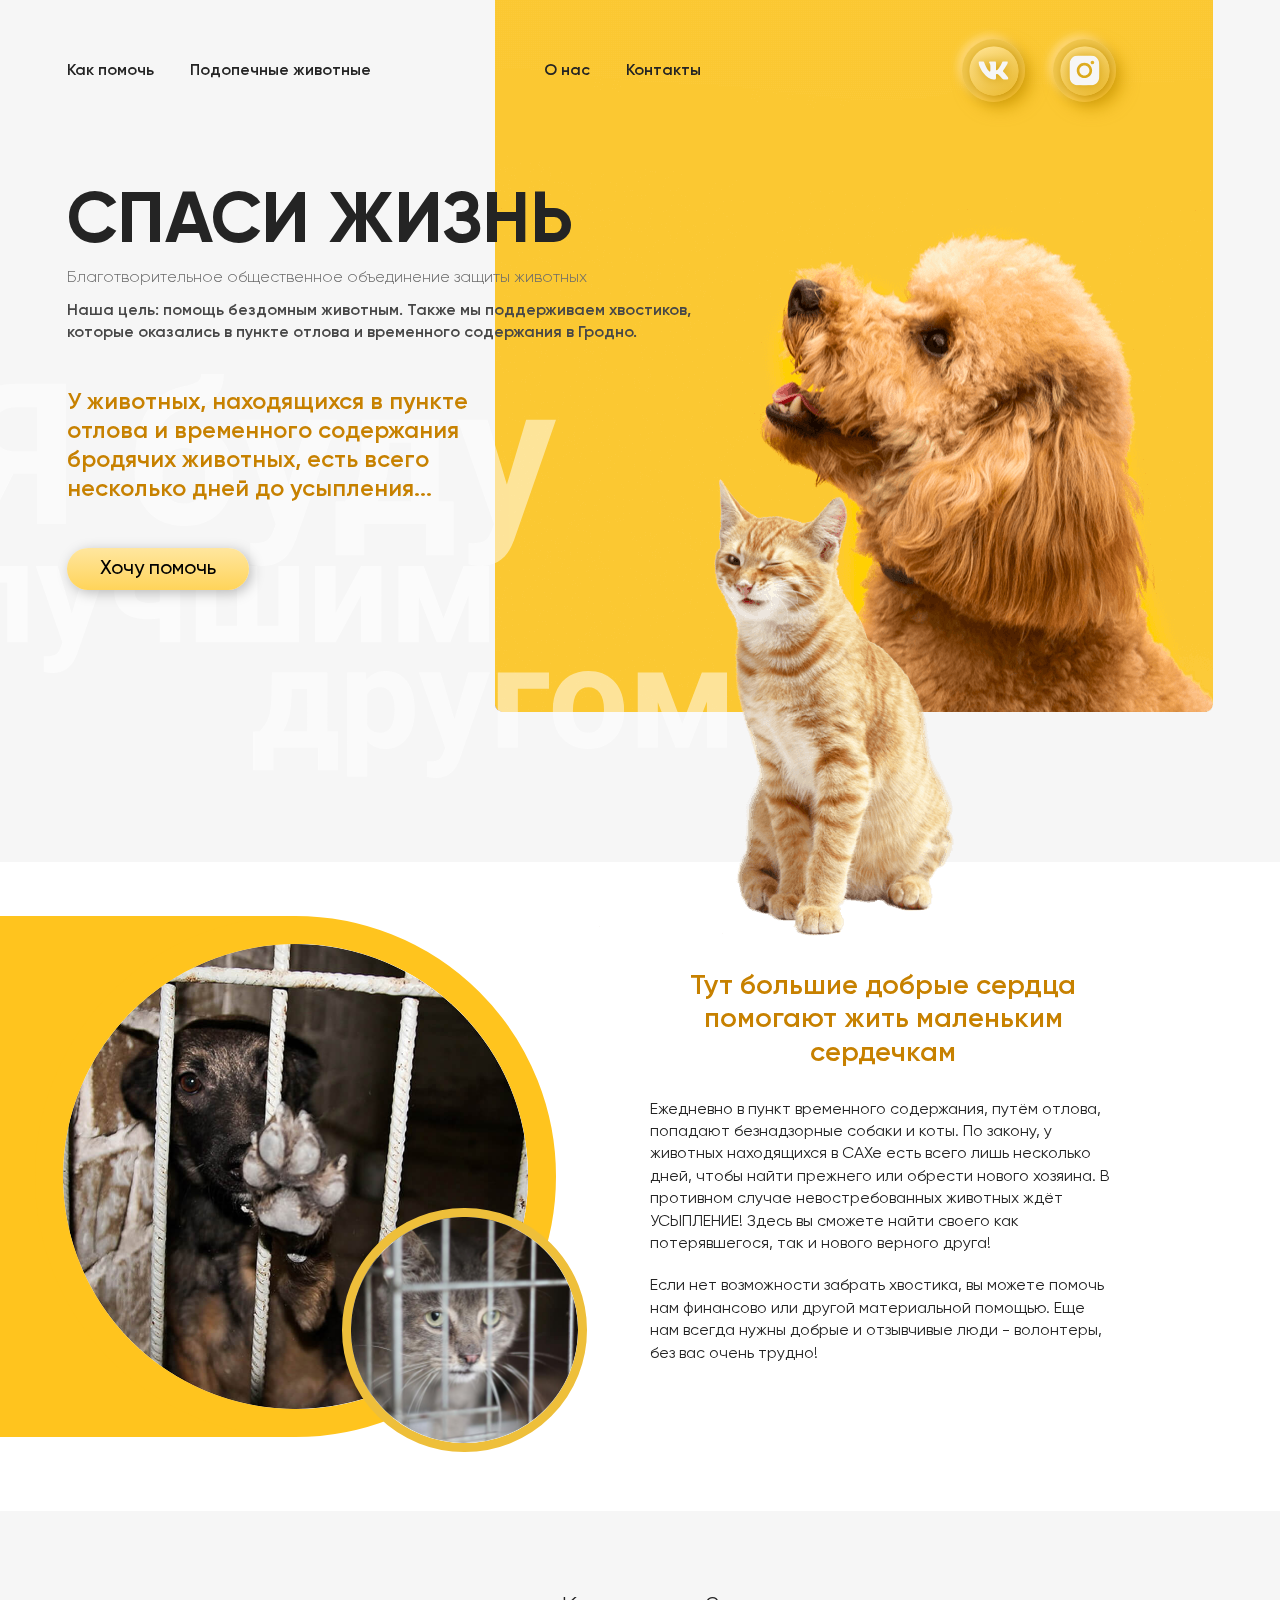
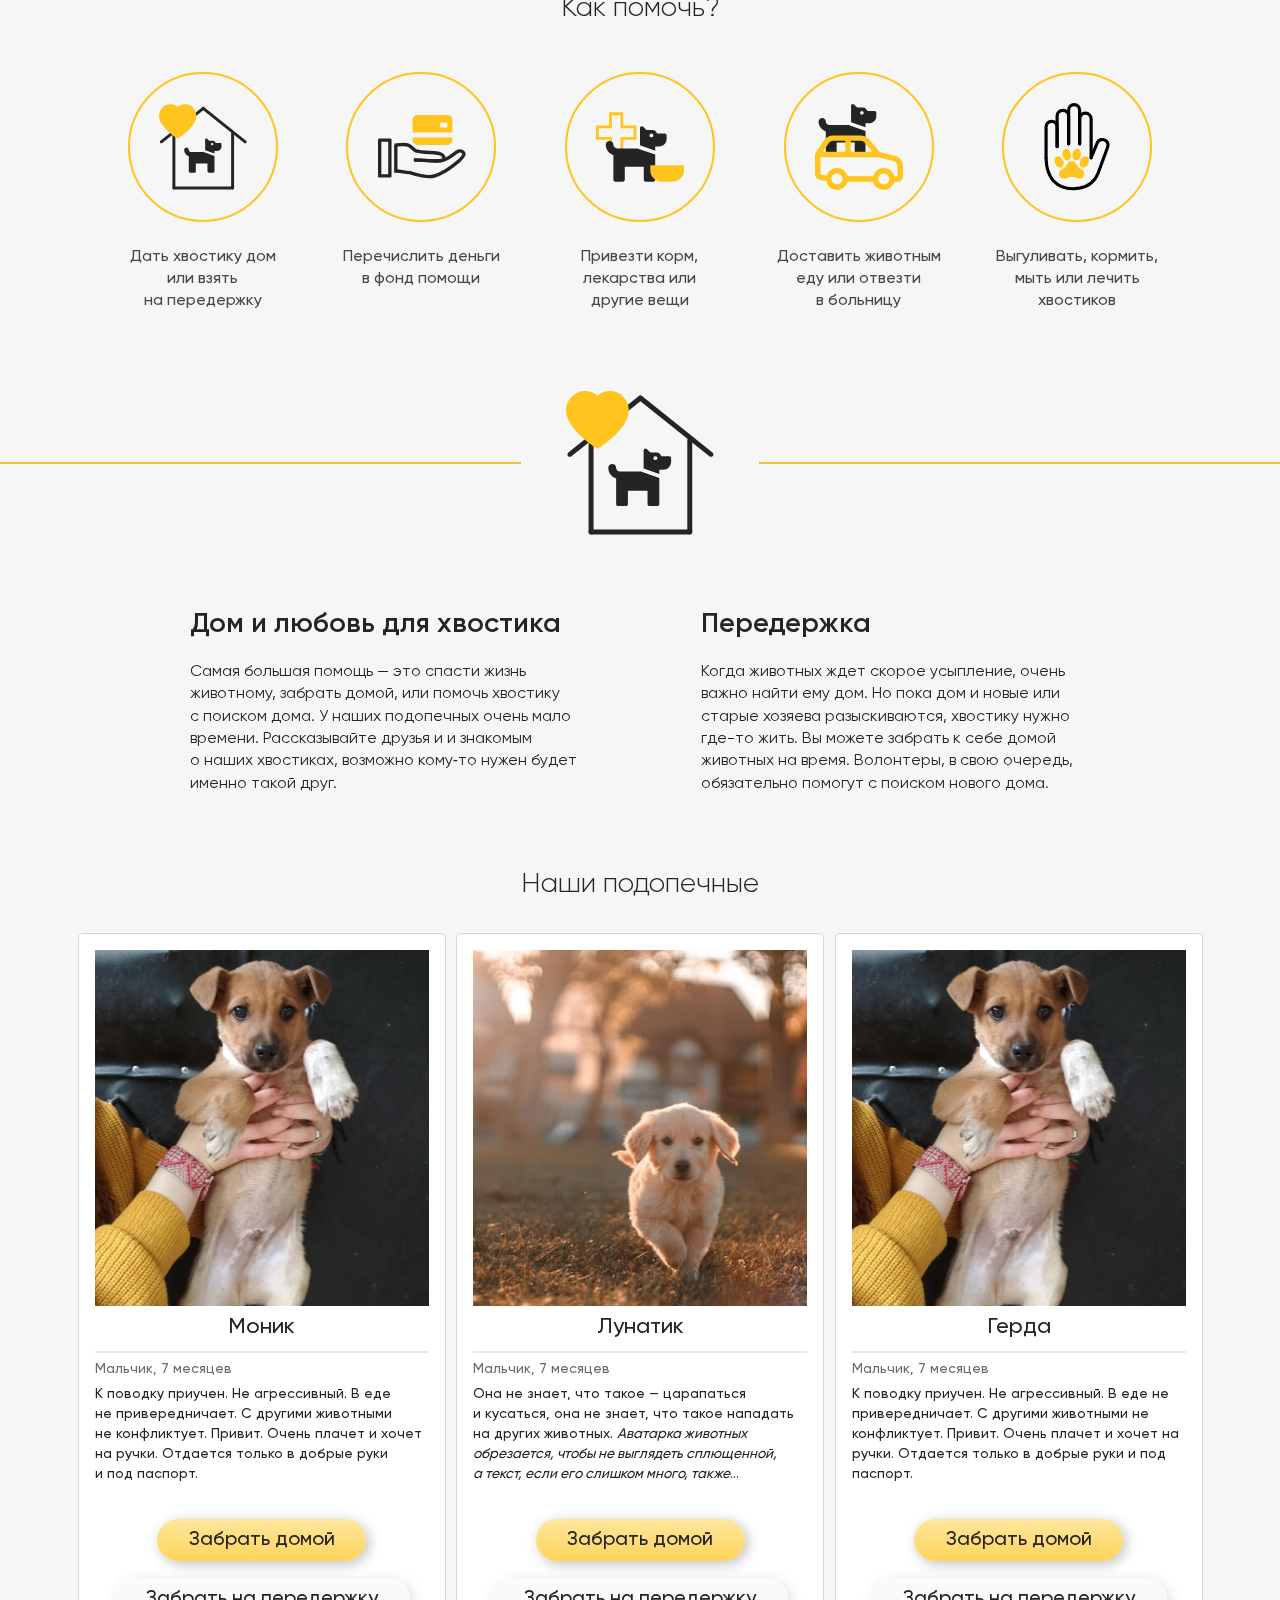
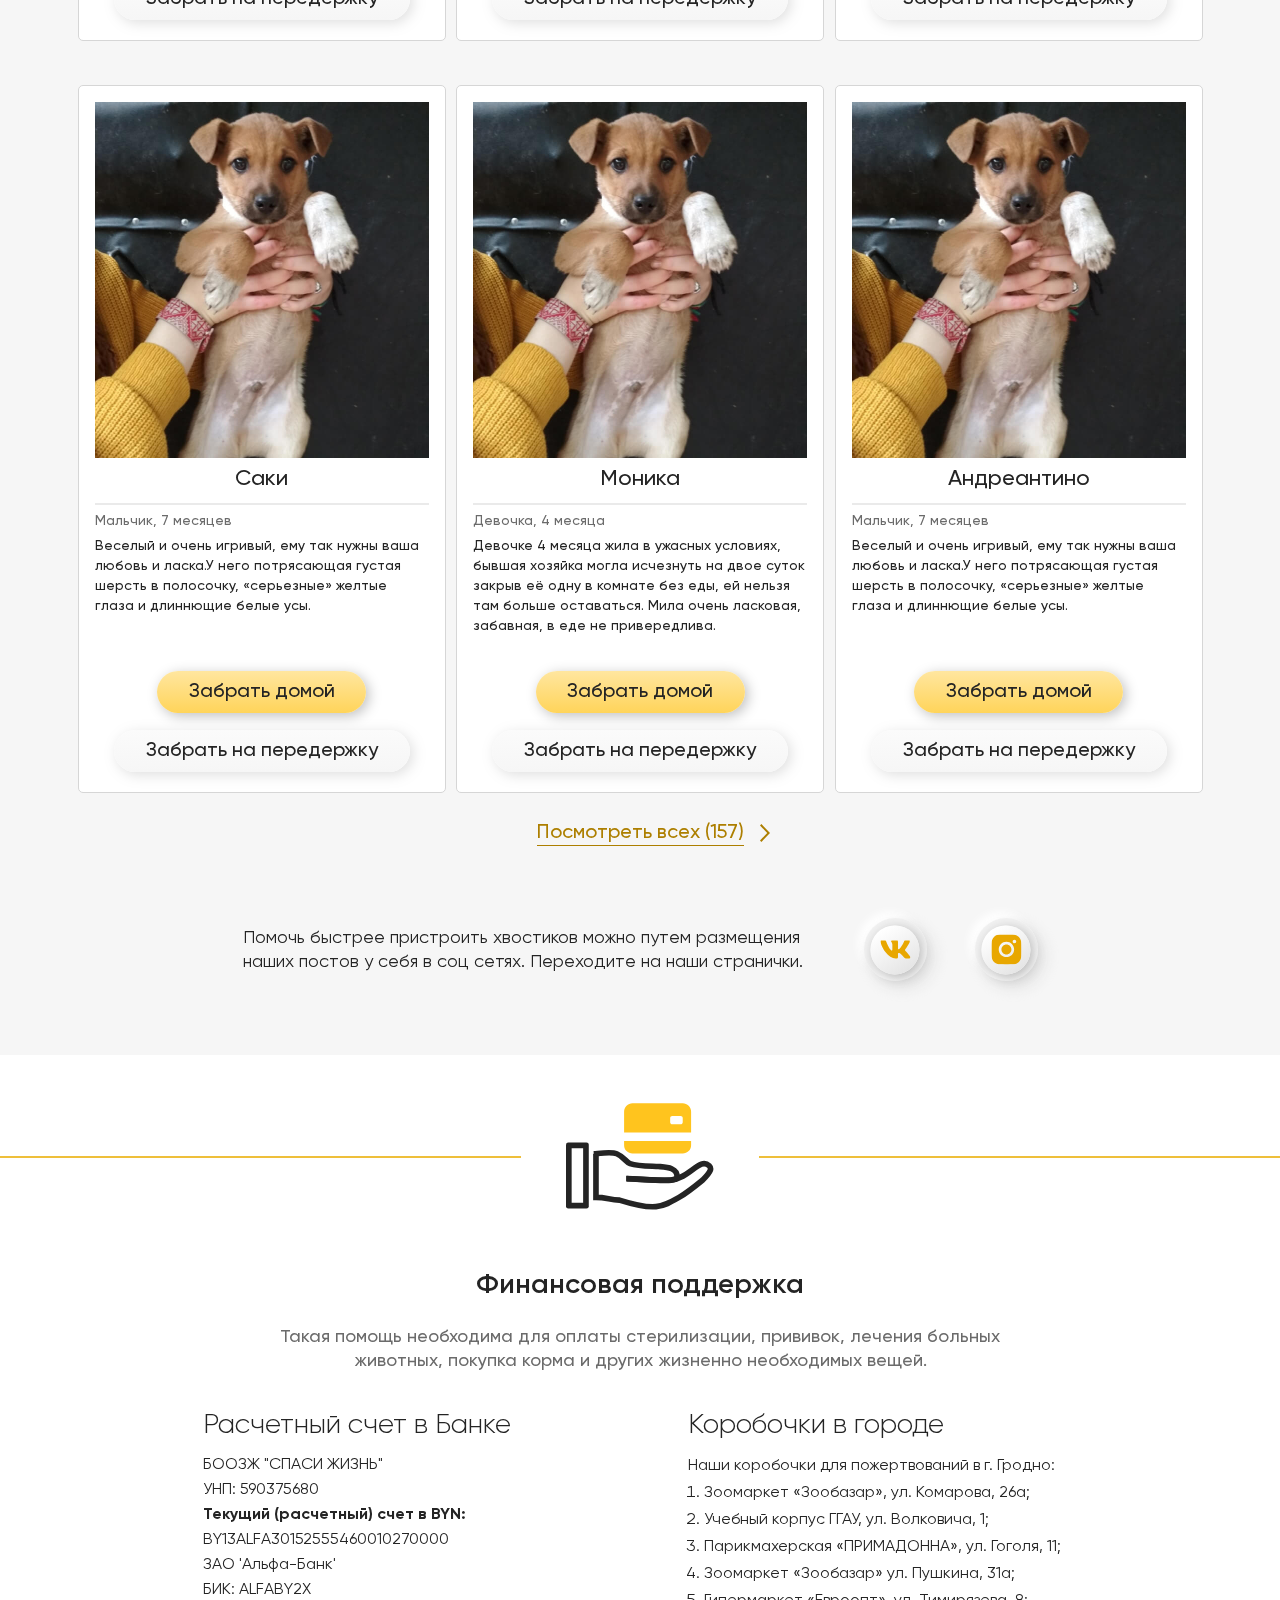
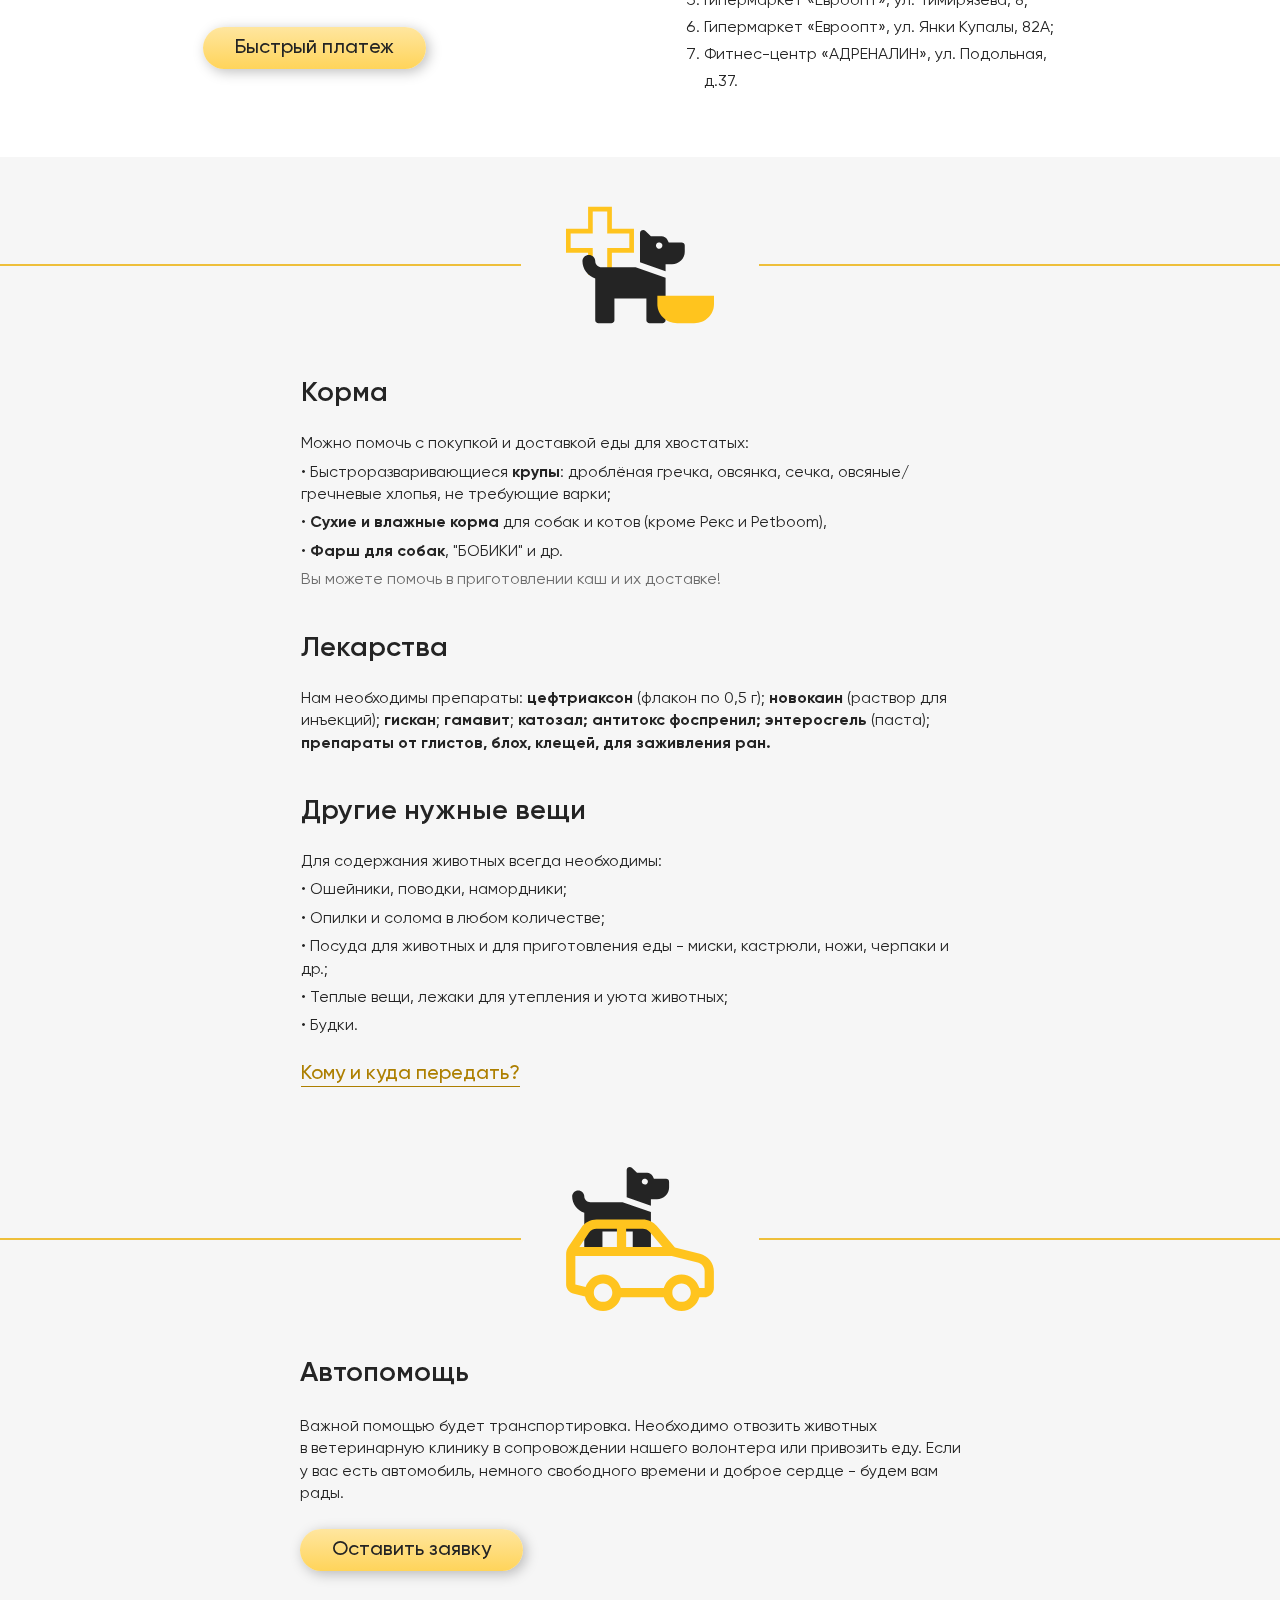
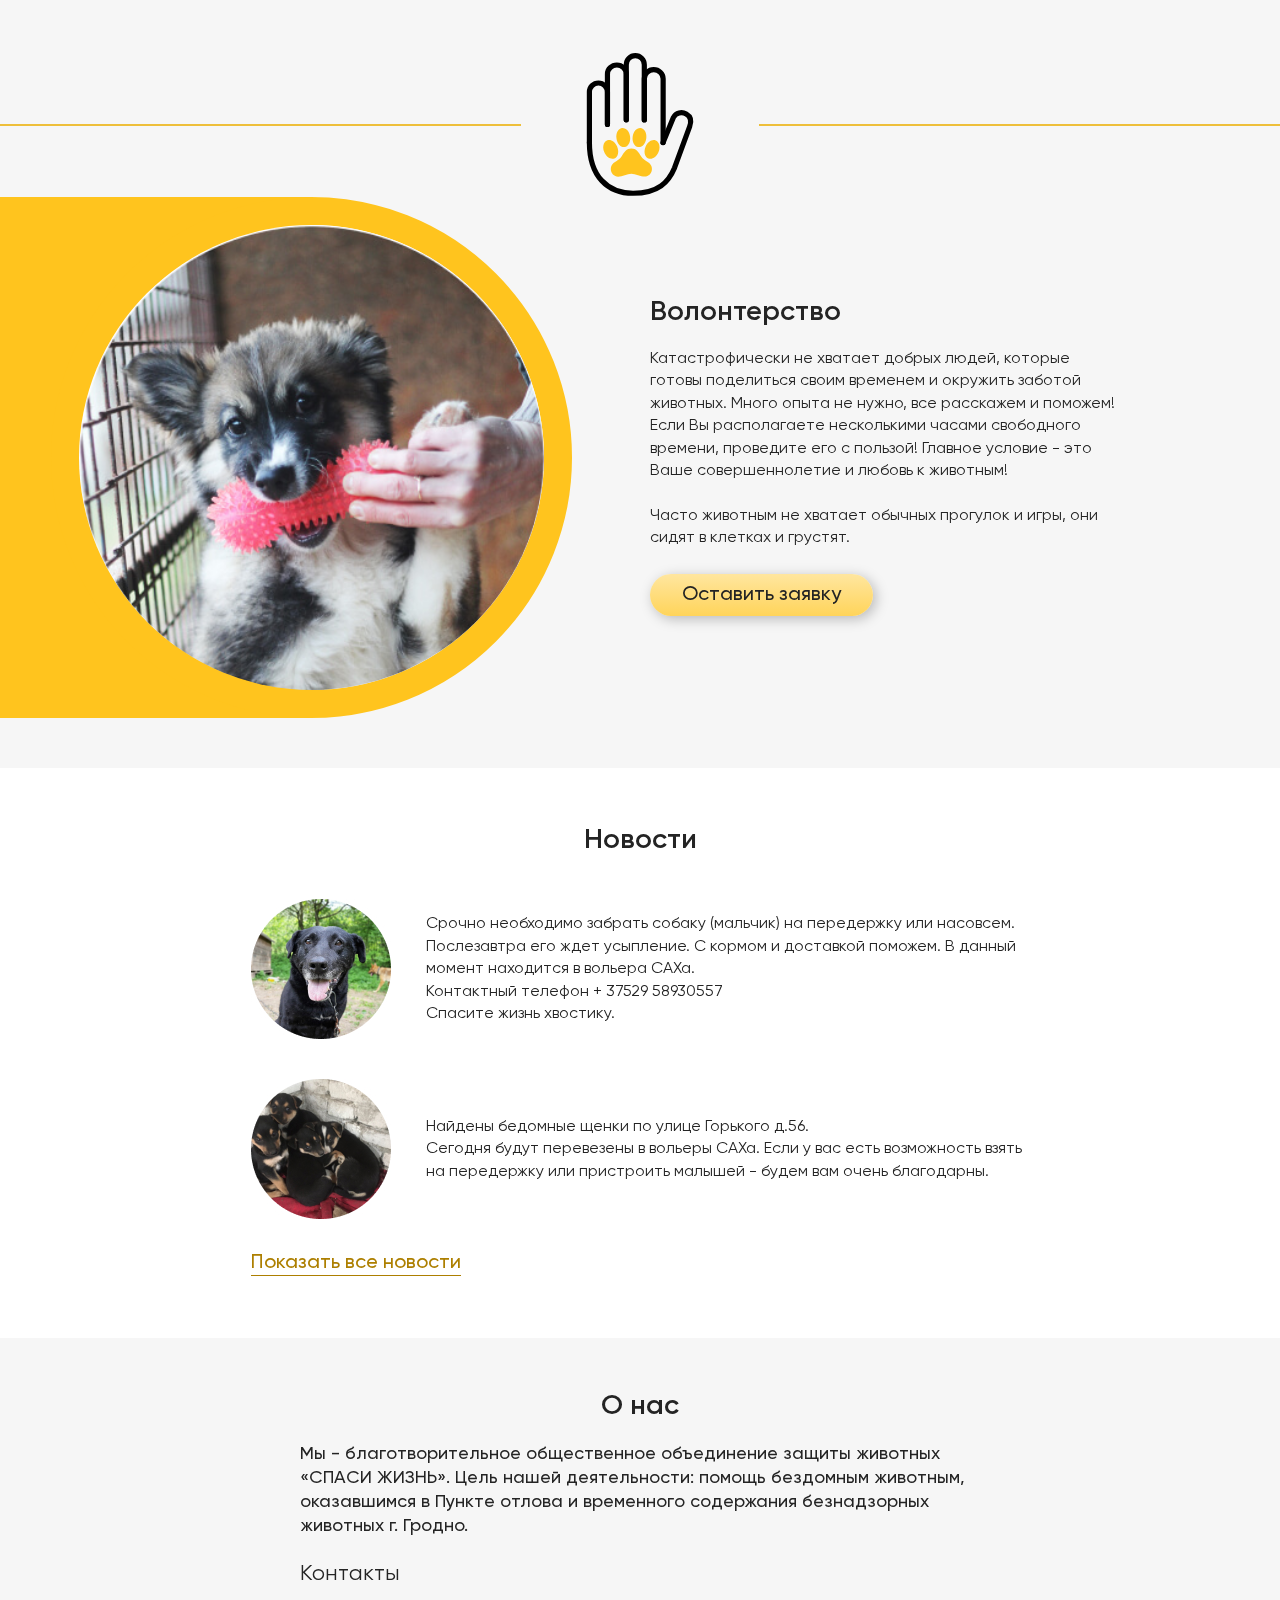
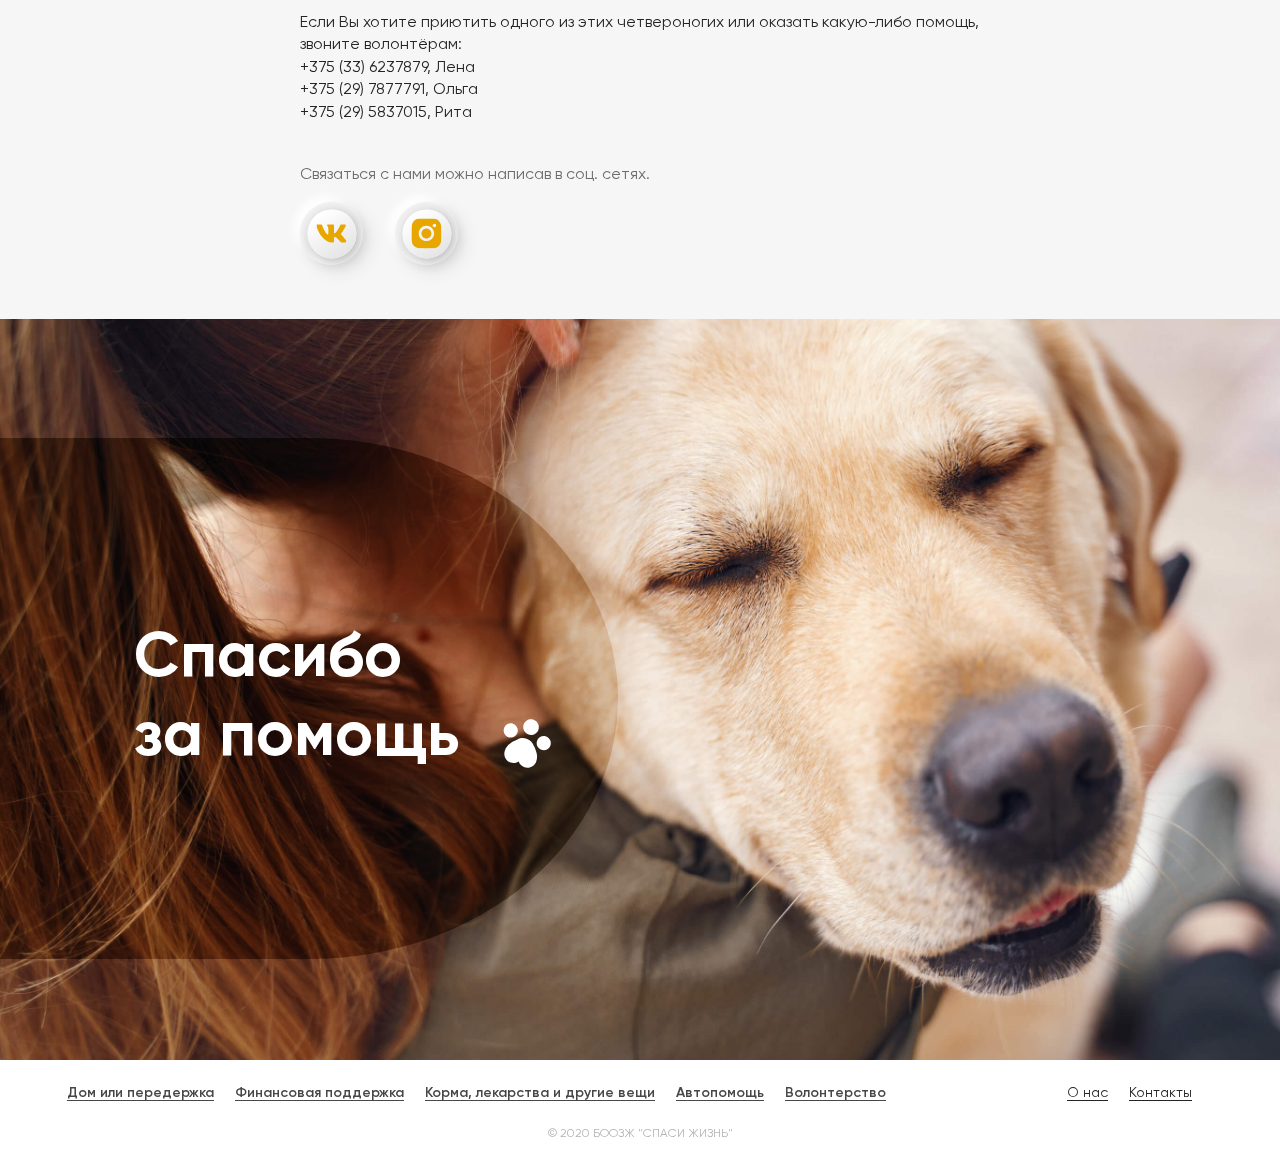
<file: index.html>
<!DOCTYPE html>
<html lang="ru">

<head>
  <meta charset="UTF-8">
  <meta name="viewport" content="width=device-width, initial-scale=1.0">
  <link rel="stylesheet" href="./assets/styles/style.css">
  <link rel="stylesheet" href="./assets/fonts/Gilroy/Gilroy.css">
  <title>Спаси жизнь</title>
</head>

<body>
  <div class="wrapper wrapper--bg-img">
    <picture class="bg-img">
      <source srcset="assets/images/bg-img/bg-img-xxs.png" media="(max-width: 529px)">
      <!-- * изначально тут стоял брекпоинт 639px (как и на макете), но я исправил на 549, чтобы на этих разрешениях иконка была на желтом фоне и ее было хорошо видно -->
      <source srcset="assets/images/bg-img/bg-img-xs.png" media="(max-width: 767px)">
      <source srcset="assets/images/bg-img/bg-img-sm.png" media="(max-width: 1023px)">
      <source srcset="assets/images/bg-img/bg-img-md.png" media="(max-width: 1269px)">
      <img srcset="assets/images/bg-img/bg-img.png">
    </picture>
  </div>

  <div class="wrapper">
    <div class="lettering">
      <svg viewBox="0 0 772 404" fill="none" xmlns="http://www.w3.org/2000/svg">
        <g opacity="0.5">
          <path
            d="M82.0658 149.943V99.4165H58.5567L33.217 149.943H2L31.9645 90.1774C17.5121 82.2216 10.286 69.8707 10.286 53.1248C10.286 39.3945 14.7823 28.7759 23.7748 21.2692C32.7674 13.7624 45.3248 9.94486 61.4472 9.81654H111.067V149.943H82.0658ZM39.1906 55.2421C39.1906 63.0697 41.0855 68.7479 44.8752 72.2767C48.7291 75.8055 54.4779 77.5699 62.1216 77.5699H82.0658V33.203H62.1216C46.8343 33.203 39.1906 40.5494 39.1906 55.2421Z"
            fill="white" />
          <path
            d="M234.008 51.585C247.368 51.585 258.031 56.012 265.995 64.8662C273.96 73.7203 277.943 85.7504 277.943 100.956V102.304C277.943 117.317 273.511 129.347 264.647 138.394C255.783 147.441 243.867 151.964 228.901 151.964C213.871 151.964 201.891 147.088 192.963 137.335C184.099 127.519 179.667 114.206 179.667 97.3955V92.7759C179.796 69.3574 183.746 51.0396 191.518 37.8226C199.354 24.5414 211.109 16.1684 226.782 12.7038C235.003 10.9073 240.302 9.14286 242.679 7.41053C245.056 5.61404 246.244 3.14386 246.244 0H268.79C268.79 10.0732 266.06 17.6441 260.6 22.7128C255.204 27.7815 245.57 31.6952 231.695 34.4541C223.474 36.1223 216.986 39.3624 212.233 44.1744C207.48 48.9865 204.268 55.7554 202.598 64.4812C211.462 55.8837 221.932 51.585 234.008 51.585ZM228.709 74.1053C222.093 74.1053 216.89 76.3188 213.1 80.7459C209.375 85.1729 207.512 92.3589 207.512 102.304C207.512 111.158 209.342 117.927 213.004 122.611C216.665 127.23 221.964 129.54 228.901 129.54C235.646 129.54 240.848 127.262 244.51 122.707C248.171 118.151 250.034 111.447 250.098 102.592V100.283C250.098 91.7494 248.203 85.2692 244.413 80.8421C240.688 76.3509 235.453 74.1053 228.709 74.1053Z"
            fill="white" />
          <path
            d="M333.536 110.58L352.806 45.8105H382.674L340.762 166.111L338.45 171.597C332.219 185.199 321.942 192 307.618 192C303.571 192 299.461 191.39 295.285 190.171V169.095L299.525 169.191C304.792 169.191 308.71 168.389 311.279 166.785C313.913 165.181 315.968 162.518 317.446 158.797L320.722 150.232L284.205 45.8105H314.17L333.536 110.58Z"
            fill="white" />
          <path
            d="M389.707 127.519C396.002 120.846 400.273 114.238 402.522 107.693C404.77 101.149 406.022 91.8777 406.279 79.8797L407.05 45.8105H483.744V127.519H498.774V181.221H470.929V149.943H409.17V181.221H380.747V127.519H389.707ZM422.562 127.519H455.995V68.812H434.317L434.124 81.3233C433.546 100.443 429.692 115.842 422.562 127.519Z"
            fill="white" />
          <path
            d="M551.862 110.58L571.132 45.8105H601L559.088 166.111L556.776 171.597C550.545 185.199 540.268 192 525.944 192C521.898 192 517.787 191.39 513.612 190.171V169.095L517.851 169.191C523.118 169.191 527.036 168.389 529.606 166.785C532.239 165.181 534.295 162.518 535.772 158.797L539.048 150.232L502.532 45.8105H532.496L551.862 110.58Z"
            fill="white" />
        </g>
        <g opacity="0.6">
          <path
            d="M72.6099 192V268.217H52.2368V208.483H34.2606L32.9917 232.011C32.1927 244.549 29.7254 253.683 25.5897 259.412C21.454 265.141 15.2974 268.076 7.12 268.217H0.211485L0 251.664L2.53782 251.452C6.20356 251.171 8.88238 249.01 10.5743 244.972C12.2661 240.933 13.3236 234.053 13.7465 224.332L15.1564 192H72.6099Z"
            fill="white" />
          <path
            d="M116.81 239.407L130.909 192H152.763L122.097 280.051L120.406 284.066C115.847 294.022 108.327 299 97.8471 299C94.8863 299 91.8785 298.554 88.8238 297.662V282.235L91.9255 282.305C95.7793 282.305 98.6461 281.718 100.526 280.544C102.453 279.37 103.957 277.422 105.038 274.698L107.434 268.429L80.7168 192H102.641L116.81 239.407Z"
            fill="white" />
          <path
            d="M225.091 268.217H204.718V244.267C200.911 244.972 197.363 245.324 194.073 245.324C182.559 245.324 173.888 242.882 168.06 237.998C162.233 233.114 159.272 225.976 159.178 216.584V192H179.551V216.584C179.598 220.998 180.679 224.168 182.794 226.093C184.909 227.972 188.668 228.911 194.073 228.911C197.457 228.911 201.005 228.512 204.718 227.714V192H225.091V268.217Z"
            fill="white" />
          <path d="M261.114 192V251.804H282.051V192H302.494V251.804H323.431V192H343.804V268.217H240.741V192H261.114Z"
            fill="white" />
          <path
            d="M406.122 192H426.495V268.217H406.122V221.163L380.603 268.217H360.159V192H380.603V238.984L406.122 192Z"
            fill="white" />
          <path
            d="M488.531 244.197L508.481 192H534V268.217H513.627V221.444L495.369 268.217H481.693L463.787 222.219V268.217H443.414V192H468.722L488.531 244.197Z"
            fill="white" />
        </g>
        <g opacity="0.5">
          <path
            d="M304.46 357.418C308.998 352.597 312.077 347.823 313.698 343.096C315.319 338.368 316.222 331.67 316.407 323.003L316.963 298.391H372.254V357.418H383.089V396.213H363.015V373.617H318.491V396.213H298V357.418H304.46ZM328.146 357.418H352.249V315.007H336.62L336.481 324.045C336.064 337.858 333.286 348.982 328.146 357.418Z"
            fill="white" />
          <path
            d="M459.705 336.699C459.705 348.287 457.065 357.58 451.786 364.579C446.553 371.532 439.468 375.008 430.531 375.008C422.937 375.008 416.801 372.366 412.124 367.082V402.54H392.05V298.391H410.665L411.36 305.76C416.222 299.92 422.566 297 430.392 297C439.654 297 446.854 300.43 451.994 307.29C457.135 314.15 459.705 323.605 459.705 335.656V336.699ZM439.63 335.239C439.63 328.24 438.38 322.84 435.88 319.04C433.425 315.239 429.836 313.339 425.113 313.339C418.815 313.339 414.486 315.749 412.124 320.569V351.369C414.578 356.329 418.954 358.808 425.252 358.808C434.838 358.808 439.63 350.952 439.63 335.239Z"
            fill="white" />
          <path
            d="M499.436 345.181L513.328 298.391H534.861L504.646 385.298L502.979 389.261C498.487 399.087 491.078 404 480.751 404C477.834 404 474.87 403.56 471.86 402.679V387.453L474.916 387.522C478.714 387.522 481.538 386.943 483.391 385.784C485.289 384.626 486.771 382.702 487.836 380.014L490.198 373.826L463.872 298.391H485.475L499.436 345.181Z"
            fill="white" />
          <path d="M593.972 314.66H562.854V373.617H542.78V298.391H593.972V314.66Z" fill="white" />
          <path
            d="M597.862 335.309C597.862 327.846 599.298 321.195 602.169 315.355C605.04 309.515 609.161 304.995 614.533 301.797C619.951 298.599 626.225 297 633.356 297C643.498 297 651.764 300.105 658.154 306.316C664.591 312.527 668.179 320.963 668.92 331.624L669.059 336.769C669.059 348.31 665.841 357.58 659.404 364.579C652.967 371.532 644.331 375.008 633.495 375.008C622.659 375.008 614 371.532 607.517 364.579C601.08 357.626 597.862 348.171 597.862 336.212V335.309ZM617.936 336.769C617.936 343.907 619.279 349.376 621.965 353.177C624.651 356.931 628.494 358.808 633.495 358.808C638.358 358.808 642.155 356.954 644.887 353.246C647.619 349.492 648.985 343.513 648.985 335.309C648.985 328.31 647.619 322.887 644.887 319.04C642.155 315.193 638.311 313.269 633.356 313.269C628.448 313.269 624.651 315.193 621.965 319.04C619.279 322.84 617.936 328.75 617.936 336.769Z"
            fill="white" />
          <path
            d="M727.198 349.909L746.855 298.391H772V373.617H751.926V327.452L733.936 373.617H720.46L702.817 328.217V373.617H682.743V298.391H707.679L727.198 349.909Z"
            fill="white" />
        </g>
      </svg>
    </div>
  </div>

  <header class="header bg-grey">
    <div class="wrapper">
      <nav class="hamburger-menu">
        <svg width="24" height="16" viewBox="0 0 24 16" fill="none" xmlns="http://www.w3.org/2000/svg">
          <path d="M24 0V2.66667H0V0H24ZM0 16H24V13.3333H0V16ZM0 9.33333H24V6.66667H0V9.33333Z" fill="#242424" />
        </svg>
      </nav>

      <nav class="menu-group">
        <a class="menu-group__link" href="#">Как помочь</a>
        <a class="menu-group__link" href="#">Подопечные животные</a>
      </nav>

      <div class="header__right">
        <nav class="menu-group menu-group--right">
          <a class="menu-group__link" href="#">О нас</a>
          <a class="menu-group__link" href="#">Контакты</a>
        </nav>

        <ul class="header__socials socials">
          <li class="socials__item">
            <a href="https://vk.com/animalsgrodno" target="_blank" class="social-icon social-icon--explicit">
              <div class="social-icon__circle social-icon__circle--explicit">
                <svg class="social-icon__logo social-icon__logo--explicit" viewBox="0 0 30 18" fill="none"
                  xmlns="http://www.w3.org/2000/svg">
                  <path
                    d="M29.3123 1.21896C29.5219 0.515712 29.3123 0 28.3212 0H25.038C24.2026 0 23.8208 0.446144 23.6112 0.936146C23.6112 0.936146 21.9419 5.04823 19.5765 7.7145C18.813 8.49034 18.4641 8.73534 18.0479 8.73534C17.8398 8.73534 17.5374 8.49034 17.5374 7.78709V1.21896C17.5374 0.375063 17.2964 0 16.6002 0H11.4411C10.9201 0 10.6057 0.390187 10.6057 0.762225C10.6057 1.56075 11.7885 1.74525 11.9097 3.99563V8.8775C11.9097 9.94673 11.7196 10.1418 11.3004 10.1418C10.188 10.1418 7.48124 6.01462 5.87483 1.29004C5.56193 0.372039 5.24604 0.00151296 4.40765 0.00151296H1.12596C0.187263 0.00151296 0.00012207 0.447656 0.00012207 0.937658C0.00012207 1.81785 1.11248 6.17342 5.18166 11.934C7.89445 15.8676 11.7136 18 15.1929 18C17.2784 18 17.5359 17.5266 17.5359 16.71V13.7367C17.5359 12.79 17.735 12.5994 18.3953 12.5994C18.8803 12.5994 19.7157 12.8474 21.6635 14.7424C23.8882 16.9897 24.2565 17.9985 25.5066 17.9985H28.7883C29.7255 17.9985 30.1941 17.5251 29.9246 16.5905C29.6297 15.6604 28.5667 14.3068 27.1564 12.7053C26.3899 11.7918 25.2446 10.8088 24.8958 10.3173C24.4092 9.68358 24.5499 9.4038 24.8958 8.8412C24.8973 8.84272 28.8961 3.15325 29.3123 1.21896Z" />
                </svg>
              </div>
            </a>
          </li>
          <li class="socials__item">
            <a href="https://www.instagram.com/animalsgrodno/" target="_blank"
              class="social-icon social-icon--explicit">
              <div class="social-icon__circle social-icon__circle--explicit">
                <svg class="social-icon__logo social-icon__logo--explicit" viewBox="0 0 27 27" fill="none"
                  xmlns="http://www.w3.org/2000/svg">
                  <path
                    d="M13.4964 8.99808C11.0175 8.99808 8.99454 11.0211 8.99454 13.5C8.99454 15.9789 11.0175 18.0019 13.4964 18.0019C15.9752 18.0019 17.9982 15.9789 17.9982 13.5C17.9982 11.0211 15.9752 8.99808 13.4964 8.99808ZM26.9985 13.5C26.9985 11.6357 27.0154 9.78837 26.9107 7.92748C26.806 5.76602 26.3129 3.84773 24.7324 2.26716C23.1485 0.683215 21.2336 0.19351 19.0722 0.0888138C17.2079 -0.0158819 15.3606 0.00100455 13.4997 0.00100455C11.6355 0.00100455 9.78819 -0.0158819 7.92734 0.0888138C5.76592 0.19351 3.84766 0.686593 2.26712 2.26716C0.683203 3.85111 0.193506 5.76602 0.0888122 7.92748C-0.0158816 9.79174 0.00100453 11.6391 0.00100453 13.5C0.00100453 15.3609 -0.0158816 17.2116 0.0888122 19.0725C0.193506 21.234 0.68658 23.1523 2.26712 24.7328C3.85103 26.3168 5.76592 26.8065 7.92734 26.9112C9.79156 27.0159 11.6389 26.999 13.4997 26.999C15.364 26.999 17.2113 27.0159 19.0722 26.9112C21.2336 26.8065 23.1518 26.3134 24.7324 24.7328C26.3163 23.1489 26.806 21.234 26.9107 19.0725C27.0188 17.2116 26.9985 15.3643 26.9985 13.5ZM13.4964 20.4268C9.66323 20.4268 6.56969 17.3332 6.56969 13.5C6.56969 9.66679 9.66323 6.57319 13.4964 6.57319C17.3295 6.57319 20.423 9.66679 20.423 13.5C20.423 17.3332 17.3295 20.4268 13.4964 20.4268ZM20.7067 7.90722C19.8118 7.90722 19.089 7.18448 19.089 6.2895C19.089 5.39452 19.8118 4.67179 20.7067 4.67179C21.6017 4.67179 22.3244 5.39452 22.3244 6.2895C22.3247 6.50202 22.283 6.7125 22.2018 6.90889C22.1206 7.10528 22.0015 7.28373 21.8512 7.434C21.7009 7.58427 21.5225 7.70342 21.3261 7.78462C21.1297 7.86583 20.9192 7.90749 20.7067 7.90722Z" />
                </svg>
              </div>
            </a>
          </li>
        </ul>
      </div>
    </div>
  </header>

  <main>
    <section id="top-section" class="bg-grey">
      <div class="wrapper">
        <h1 class="top-section__title">
          СПАСИ ЖИЗНЬ
        </h1>
        <p class="top-section__subtitle">
          Благотворительное общественное объединение защиты животных
        </p>
        <p class="top-section__desc">
          Наша цель: помощь бездомным животным. Также мы&nbsp;поддерживаем хвостиков, которые оказались в&nbsp;пункте
          отлова и
          временного содержания в&nbsp;Гродно.
        </p>
        <p class="top-section__text">
          У&nbsp;животных, находящихся в&nbsp;пункте отлова и&nbsp;временного содержания бродячих животных, есть всего
          несколько дней
          до&nbsp;усыпления...
        </p>
        <a href="#" class="top-section__btn btn btn--explicit">
          Хочу помочь
        </a>
      </div>
    </section>

    <section id="desc-section">
      <div class="wrapper">
        <div class="side-image-wrapper side-image-wrapper--desc">
          <div
            class="side-image-wrapper__main-image side-image-wrapper__main-image--desc-section circle-image circle-image--big">
          </div>
          <div
            class="side-image-wrapper__secondary-image side-image-wrapper__secondary-image--desc-section circle-image circle-image--small">
          </div>
        </div>

        <div class="desc-section__content">
          <h3 class="desc-section__title">
            Тут большие добрые сердца помогают жить маленьким сердечкам
          </h3>

          <p class="desc-section__text">
            Ежедневно в пункт временного содержания, путём отлова, попадают безнадзорные собаки и коты. По закону, у
            животных находящихся в САХе есть всего лишь несколько дней, чтобы найти прежнего или обрести нового хозяина.
            В противном случае невостребованных животных ждёт УСЫПЛЕНИЕ! Здесь вы сможете найти своего как
            потерявшегося, так и нового верного друга!
          </p>

          <p class="desc-section__text">
            Если нет возможности забрать хвостика, вы можете помочь нам финансово или другой материальной помощью. Еще
            нам всегда нужны добрые и отзывчивые люди - волонтеры, без вас очень трудно!
          </p>
        </div>
      </div>
    </section>

    <section id="help-section" class="bg-grey">
      <div class="wrapper">
        <h2 class="help-section__title">
          Как помочь?
        </h2>

        <ul class="help-section__list">
          <li class="help-section__item">
            <a href="#" class="help-section__icon-wrapper home-icon"></a>
            <p>
              Дать хвостику дом или взять на&nbsp;передержку
            </p>
          </li>
          <li class="help-section__item">
            <a href="#" class="help-section__icon-wrapper charity-icon"></a>
            <p>
              Перечислить деньги в&nbsp;фонд помощи
            </p>
          </li>
          <li class="help-section__item">
            <a href="#" class="help-section__icon-wrapper medicine-icon"></a>
            <p>
              Привезти корм, лекарства или другие вещи
            </p>
          </li>
          <li class="help-section__item">
            <a href="#" class="help-section__icon-wrapper delivery-icon"></a>
            <p>
              Доставить животным еду или отвезти в&nbsp;больницу
            </p>
          </li>
          <li class="help-section__item">
            <a href="#" class="help-section__icon-wrapper care-icon"></a>
            <p>
              Выгуливать, кормить, мыть или лечить хвостиков
            </p>
          </li>
        </ul>
      </div>
    </section>

    <div class="separator bg-grey">
      <div class="separator__icon home-icon"></div>
    </div>

    <section id="home-section" class="bg-grey">
      <div class="wrapper">
        <div class="home-section__block">
          <h3>
            Дом и&nbsp;любовь для хвостика
          </h3>
          <p>
            Самая большая помощь&nbsp;&mdash; это спасти жизнь животному, забрать домой, или помочь хвостику
            с&nbsp;поиском дома. У
            наших подопечных очень мало времени. Рассказывайте друзья и&nbsp;и&nbsp;знакомым о&nbsp;наших хвостиках,
            возможно
            кому&#8209;то
            нужен будет именно такой друг.
          </p>
        </div>
        <div class="home-section__block">
          <h3>
            Передержка
          </h3>
          <p>
            Когда животных ждет скорое усыпление, очень важно найти ему дом. Но&nbsp;пока дом и&nbsp;новые или старые
            хозяева
            разыскиваются, хвостику нужно где-то жить. Вы&nbsp;можете забрать к&nbsp;себе домой животных на&nbsp;время.
            Волонтеры, в
            свою очередь, обязательно помогут с&nbsp;поиском нового дома.
          </p>
        </div>
      </div>
    </section>

    <section id="pets-section" class="bg-grey">
      <div class="wrapper">
        <h3 class="pets-section__title">
          Наши подопечные
        </h3>

        <ul class="pets-section__catalog">
          <li>
            <article class="pets-section__card">
              <div class="avatar-wrapper">
                <img class="avatar" src="assets/images/pets/dog1.jpg">
              </div>
              <header>
                <h4 class="pet-name">
                  Моник
                </h4>
                <p class="pet-meta">
                  Мальчик, 7 месяцев
                </p>
              </header>
              <p class="pet-desc">
                К&nbsp;поводку приучен. Не&nbsp;агрессивный. В&nbsp;еде не&nbsp;привередничает. С&nbsp;другими животными
                не&nbsp;конфликтует. Привит.
                Очень плачет и&nbsp;хочет на&nbsp;ручки. Отдается только в&nbsp;добрые руки и&nbsp;под паспорт.
              </p>
              <div class="pets-section__btn-group">
                <button class="btn btn--explicit">
                  Забрать домой
                </button>
                <button class="btn btn--regular">
                  Забрать на передержку
                </button>
              </div>
            </article>
          </li>

          <li>
            <article class="pets-section__card">
              <div class="avatar-wrapper">
                <img class="avatar" src="assets/images/pets/dog2.jpg">
              </div>
              <header>
                <h4 class="pet-name">
                  Лунатик
                </h4>
                <p class="pet-meta">
                  Мальчик, 7 месяцев
                </p>
              </header>
              <p class="pet-desc">
                Она не&nbsp;знает, что такое&nbsp;&mdash; царапаться и&nbsp;кусаться, она не&nbsp;знает, что такое
                нападать на&nbsp;других животных.
                <i>Аватарка животных обрезается, чтобы не&nbsp;выглядеть сплющенной, а&nbsp;текст, если его слишком
                  много, также
                  обрезается и&nbsp;оканчивается многоточием.</i>
              </p>
              <div class="pets-section__btn-group">
                <button class="btn btn--explicit">
                  Забрать домой
                </button>
                <button class="btn btn--regular">
                  Забрать на передержку
                </button>
              </div>
            </article>
          </li>

          <li>
            <article class="pets-section__card">
              <div class="avatar-wrapper">
                <img class="avatar" src="assets/images/pets/dog1.jpg">
              </div>
              <header>
                <h4 class="pet-name">
                  Герда
                </h4>
                <p class="pet-meta">
                  Мальчик, 7 месяцев
                </p>
              </header>
              <p class="pet-desc">
                К поводку приучен. Не агрессивный. В еде не привередничает. С другими животными не конфликтует. Привит.
                Очень плачет и хочет на ручки. Отдается только в добрые руки и под паспорт.
              </p>
              <div class="pets-section__btn-group">
                <button class="btn btn--explicit">
                  Забрать домой
                </button>
                <button class="btn btn--regular">
                  Забрать на передержку
                </button>
              </div>
            </article>
          </li>

          <li>
            <article class="pets-section__card">
              <div class="avatar-wrapper">
                <img class="avatar" src="assets/images/pets/dog1.jpg">
              </div>
              <header>
                <h4 class="pet-name">
                  Саки
                </h4>
                <p class="pet-meta">
                  Мальчик, 7 месяцев
                </p>
              </header>
              <p class="pet-desc">
                Веселый и очень игривый, ему так нужны ваша любовь и ласка.У него потрясающая густая шерсть в полосочку,
                «серьезные» желтые глаза и длиннющие белые усы.
              </p>
              <div class="pets-section__btn-group">
                <button class="btn btn--explicit">
                  Забрать домой
                </button>
                <button class="btn btn--regular">
                  Забрать на передержку
                </button>
              </div>
            </article>
          </li>

          <li>
            <article class="pets-section__card">
              <div class="avatar-wrapper">
                <img class="avatar" src="assets/images/pets/dog1.jpg">
              </div>
              <header>
                <h4 class="pet-name">
                  Моника
                </h4>
                <p class="pet-meta">
                  Девочка, 4 месяца
                </p>
              </header>
              <p class="pet-desc">
                Девочке 4 месяца жила в ужасных условиях, бывшая хозяйка могла исчезнуть на двое суток закрыв её одну в
                комнате без еды, ей нельзя там больше оставаться. Мила очень ласковая, забавная, в еде не привередлива.
              </p>
              <div class="pets-section__btn-group">
                <button class="btn btn--explicit">
                  Забрать домой
                </button>
                <button class="btn btn--regular">
                  Забрать на передержку
                </button>
              </div>
            </article>
          </li>

          <li>
            <article class="pets-section__card">
              <div class="avatar-wrapper">
                <img class="avatar" src="assets/images/pets/dog1.jpg">
              </div>
              <header>
                <h4 class="pet-name">
                  Андреантино
                </h4>
                <p class="pet-meta">
                  Мальчик, 7 месяцев
                </p>
              </header>
              <p class="pet-desc">
                Веселый и очень игривый, ему так нужны ваша любовь и ласка.У него потрясающая густая шерсть в полосочку,
                «серьезные» желтые глаза и длиннющие белые усы.
              </p>
              <div class="pets-section__btn-group">
                <button class="btn btn--explicit">
                  Забрать домой
                </button>
                <button class="btn btn--regular">
                  Забрать на передержку
                </button>
              </div>
            </article>
          </li>
        </ul>

        <a class="link link--pets-section" href="#">
          Посмотреть всех (157)
        </a>

        <div class="promotion-block">
          <p>
            Помочь быстрее пристроить хвостиков можно путем размещения наших постов у&nbsp;себя в&nbsp;соц сетях.
            Переходите на
            наши странички.
          </p>

          <ul class="pets-section__socials socials">
            <li class="socials__item">
              <a href="https://vk.com/animalsgrodno" target="_blank" class="social-icon social-icon--regular">
                <div class="social-icon__circle social-icon__circle--regular">
                  <svg class="social-icon__logo social-icon__logo--regular" viewBox="0 0 30 18" fill="none"
                    xmlns="http://www.w3.org/2000/svg">
                    <path
                      d="M29.3123 1.21896C29.5219 0.515712 29.3123 0 28.3212 0H25.038C24.2026 0 23.8208 0.446144 23.6112 0.936146C23.6112 0.936146 21.9419 5.04823 19.5765 7.7145C18.813 8.49034 18.4641 8.73534 18.0479 8.73534C17.8398 8.73534 17.5374 8.49034 17.5374 7.78709V1.21896C17.5374 0.375063 17.2964 0 16.6002 0H11.4411C10.9201 0 10.6057 0.390187 10.6057 0.762225C10.6057 1.56075 11.7885 1.74525 11.9097 3.99563V8.8775C11.9097 9.94673 11.7196 10.1418 11.3004 10.1418C10.188 10.1418 7.48124 6.01462 5.87483 1.29004C5.56193 0.372039 5.24604 0.00151296 4.40765 0.00151296H1.12596C0.187263 0.00151296 0.00012207 0.447656 0.00012207 0.937658C0.00012207 1.81785 1.11248 6.17342 5.18166 11.934C7.89445 15.8676 11.7136 18 15.1929 18C17.2784 18 17.5359 17.5266 17.5359 16.71V13.7367C17.5359 12.79 17.735 12.5994 18.3953 12.5994C18.8803 12.5994 19.7157 12.8474 21.6635 14.7424C23.8882 16.9897 24.2565 17.9985 25.5066 17.9985H28.7883C29.7255 17.9985 30.1941 17.5251 29.9246 16.5905C29.6297 15.6604 28.5667 14.3068 27.1564 12.7053C26.3899 11.7918 25.2446 10.8088 24.8958 10.3173C24.4092 9.68358 24.5499 9.4038 24.8958 8.8412C24.8973 8.84272 28.8961 3.15325 29.3123 1.21896Z" />
                  </svg>
                </div>
              </a>
            </li>
            <li class="socials__item">
              <a href="https://www.instagram.com/animalsgrodno/" target="_blank"
                class="social-icon social-icon--regular">
                <div class="social-icon__circle social-icon__circle--regular">
                  <svg class="social-icon__logo social-icon__logo--regular" viewBox="0 0 27 27" fill="none"
                    xmlns="http://www.w3.org/2000/svg">
                    <path
                      d="M13.4964 8.99808C11.0175 8.99808 8.99454 11.0211 8.99454 13.5C8.99454 15.9789 11.0175 18.0019 13.4964 18.0019C15.9752 18.0019 17.9982 15.9789 17.9982 13.5C17.9982 11.0211 15.9752 8.99808 13.4964 8.99808ZM26.9985 13.5C26.9985 11.6357 27.0154 9.78837 26.9107 7.92748C26.806 5.76602 26.3129 3.84773 24.7324 2.26716C23.1485 0.683215 21.2336 0.19351 19.0722 0.0888138C17.2079 -0.0158819 15.3606 0.00100455 13.4997 0.00100455C11.6355 0.00100455 9.78819 -0.0158819 7.92734 0.0888138C5.76592 0.19351 3.84766 0.686593 2.26712 2.26716C0.683203 3.85111 0.193506 5.76602 0.0888122 7.92748C-0.0158816 9.79174 0.00100453 11.6391 0.00100453 13.5C0.00100453 15.3609 -0.0158816 17.2116 0.0888122 19.0725C0.193506 21.234 0.68658 23.1523 2.26712 24.7328C3.85103 26.3168 5.76592 26.8065 7.92734 26.9112C9.79156 27.0159 11.6389 26.999 13.4997 26.999C15.364 26.999 17.2113 27.0159 19.0722 26.9112C21.2336 26.8065 23.1518 26.3134 24.7324 24.7328C26.3163 23.1489 26.806 21.234 26.9107 19.0725C27.0188 17.2116 26.9985 15.3643 26.9985 13.5ZM13.4964 20.4268C9.66323 20.4268 6.56969 17.3332 6.56969 13.5C6.56969 9.66679 9.66323 6.57319 13.4964 6.57319C17.3295 6.57319 20.423 9.66679 20.423 13.5C20.423 17.3332 17.3295 20.4268 13.4964 20.4268ZM20.7067 7.90722C19.8118 7.90722 19.089 7.18448 19.089 6.2895C19.089 5.39452 19.8118 4.67179 20.7067 4.67179C21.6017 4.67179 22.3244 5.39452 22.3244 6.2895C22.3247 6.50202 22.283 6.7125 22.2018 6.90889C22.1206 7.10528 22.0015 7.28373 21.8512 7.434C21.7009 7.58427 21.5225 7.70342 21.3261 7.78462C21.1297 7.86583 20.9192 7.90749 20.7067 7.90722Z" />
                  </svg>
                </div>
              </a>
            </li>
          </ul>
        </div>
      </div>
    </section>

    <section id="charity-section">
      <div class="separator--charity">
        <div class="separator">
          <div class="separator__icon charity-icon"></div>
        </div>
      </div>

      <div class="wrapper">
        <h3 class="charity-section__title">
          Финансовая поддержка
        </h3>

        <p class="charity-section__desc">
          Такая помощь необходима для оплаты стерилизации, прививок, лечения больных животных, покупка корма и других
          жизненно необходимых вещей.
        </p>

        <ul class="charity-section__block-list">
          <li class="charity-section__block">
            <h4 class="charity-section__block-title">
              Расчетный счет в Банке
            </h4>

            <p class="charity-section__block-text">
              БООЗЖ "СПАСИ ЖИЗНЬ" <br>
              УНП: 590375680 <br>
              <span class="bolder">Текущий (расчетный) счет в BYN:</span> <br>
              BY13ALFA30152555460010270000 <br>
              ЗАО 'Альфа-Банк' <br>
              БИК: ALFABY2X
            </p>

            <a href="#" class="charity-section__btn btn btn--explicit">
              Быстрый платеж
            </a>
          </li>
          <li class="charity-section__block">
            <h4 class="charity-section__block-title">
              Коробочки в городе
            </h4>

            <div class="charity-section__block-text">
              Наши коробочки для пожертвований в г. Гродно:
              <ol>
                <li>
                  Зоомаркет «Зообазар», ул. Комарова, 26а;
                </li>
                <li>
                  Учебный корпус ГГАУ, ул. Волковича, 1;
                </li>
                <li>
                  Парикмахерская «ПРИМАДОННА», ул. Гоголя, 11;
                </li>
                <li>
                  Зоомаркет «Зообазар» ул. Пушкина, 31а;
                </li>
                <li>
                  Гипермаркет «Евроопт», ул. Тимирязева, 8;
                </li>
                <li>
                  Гипермаркет «Евроопт», ул. Янки Купалы, 82А;
                </li>
                <li>
                  Фитнес-центр «АДРЕНАЛИН», ул. Подольная, д.37.
                </li>
              </ol>
            </div>
          </li>
        </ul>
      </div>
    </section>

    <section id="medicine-section" class="bg-grey">
      <div class="separator--medicine">
        <div class="separator">
          <div class="separator__icon medicine-icon"></div>
        </div>
      </div>

      <div class="wrapper">
        <ul class="medicine-section__block-list">
          <li>
            <div class="medicine-section__block">
              <h4 class="medicine-section__title">
                Корма
              </h4>
              <div class="medicine-section__text">
                Можно помочь с покупкой и доставкой еды для хвостатых: <br>
                <ul class="medicine-section__list">
                  <li class="medicine-section__list-item">
                    Быстроразваривающиеся <span class="bolder">крупы</span>: дроблёная гречка,
                    овсянка, сечка,
                    овсяные/гречневые хлопья, не требующие
                    варки;
                  <li class="medicine-section__list-item">
                    <span class="bolder">Сухие и влажные корма</span> для собак и котов (кроме Рекс и
                    Petboom),
                  </li>
                  <li class="medicine-section__list-item">
                    <span class="bolder">Фарш для собак</span>, "БОБИКИ" и др. <br>
                  </li>
                </ul>

                <div class="color-b6b6b6">Вы можете помочь в приготовлении каш и их доставке!</div>
              </div>
            </div>
          </li>
          <li>
            <div class="medicine-section__block">
              <h4 class="medicine-section__title">
                Лекарства
              </h4>
              <p class="medicine-section__text">
                Нам необходимы препараты: <span class="bolder">цефтриаксон</span> (флакон по 0,5 г);
                <span class="bolder">новокаин</span> (раствор
                для инъекций); <span class="bolder">гискан</span>;
                <span class="bolder">гамавит</span>;
                <span class="bolder">катозал; антитокс фоспренил; энтеросгель</span> (паста); <span
                  class="bolder">препараты от глистов,
                  блох, клещей, для заживления
                  ран.</span>
              </p>
            </div>
          </li>
          <li>
            <div class="medicine-section__block">
              <h4 class="medicine-section__title">
                Другие нужные вещи
              </h4>
              <div class="medicine-section__text">
                Для содержания животных всегда необходимы:
                <ul class="medicine-section__list">
                  <li class="medicine-section__list-item">
                    Ошейники, поводки, намордники;
                  </li>
                  <li class="medicine-section__list-item">
                    Опилки и солома в любом количестве;
                  </li>
                  <li class="medicine-section__list-item">
                    Посуда для животных и для приготовления еды - миски, кастрюли, ножи, черпаки и др.;
                  </li>
                  <li class="medicine-section__list-item">
                    Теплые вещи, лежаки для утепления и уюта животных;
                  </li>
                  <li class="medicine-section__list-item">
                    Будки.
                  </li>
                </ul>
              </div>
            </div>
          </li>
        </ul>

        <a class="link link--medicine-section" href="#">
          Кому и куда передать?
        </a>
      </div>
    </section>

    <div class="separator bg-grey">
      <div class="separator__icon delivery-icon"></div>
    </div>

    <section id="delivery-section" class="bg-grey">
      <div class="wrapper">
        <h3 class="delivery-section__title">
          Автопомощь
        </h3>

        <p class="delivery-section__text">
          Важной помощью будет транспортировка. Необходимо отвозить животных в&nbsp;ветеринарную клинику
          в&nbsp;сопровождении
          нашего волонтера или привозить еду. Если у&nbsp;вас есть автомобиль, немного свободного времени и&nbsp;доброе
          сердце -
          будем вам рады.
        </p>

        <button class="delivery-section__btn btn btn--explicit">
          Оставить заявку
        </button>
      </div>
    </section>

    <div class="separator bg-grey">
      <div class="separator__icon care-icon"></div>
    </div>

    <section id="volunteering-section" class="bg-grey">
      <div class="wrapper">
        <div class="side-image-wrapper side-image-wrapper--volunteering">
          <div
            class="side-image-wrapper__main-image side-image-wrapper__main-image--volunteering-section circle-image circle-image--big">
          </div>
        </div>

        <div class="volunteering-section__content">
          <h3 class="volunteering-section__title">
            Волонтерство
          </h3>

          <p class="volunteering-section__text">
            Катастрофически не хватает добрых людей, которые готовы поделиться своим временем и окружить заботой
            животных. Много опыта не нужно, все расскажем и поможем! Если Вы располагаете несколькими часами свободного
            времени, проведите его с пользой! Главное условие - это Ваше совершеннолетие и любовь к животным!
            <br><br>
            Часто животным не хватает обычных прогулок и игры, они сидят в клетках и грустят.
          </p>

          <a class="volunteering-section__btn btn btn--explicit">
            Оставить заявку
          </a>
        </div>
      </div>
    </section>

    <section id="news-section">
      <div class="wrapper">
        <h3 class="news-section__title">
          Новости
        </h3>

        <ul class="news-section__content">
          <li>
            <article class="news-block">
              <img class="news-block__img" src="assets/images/news/news-img-1.jpg" alt="">
              <p class="news-block__text">
                Срочно необходимо забрать собаку (мальчик) на передержку или насовсем. Послезавтра его ждет усыпление. С
                кормом и доставкой поможем. В данный момент находится в вольера САХа. <br>
                Контактный телефон + 37529 58930557 <br>
                Спасите жизнь хвостику.
              </p>
            </article>
          </li>
          <li>
            <article class="news-block">
              <img class="news-block__img" src="assets/images/news/news-img-2.jpg" alt="">
              <p class="news-block__text">
                Найдены бедомные щенки по улице Горького д.56. <br> Сегодня будут перевезены в вольеры САХа. Если у вас
                есть
                возможность взять на передержку или пристроить малышей - будем вам очень благодарны.
              </p>
            </article>
          </li>
        </ul>

        <a href="#" class="news-section__link link">
          Показать все новости
        </a>
      </div>
    </section>

    <section id="about-section" class="bg-grey">
      <div class="wrapper">
        <h3 class="about-section__title">
          О нас
        </h3>

        <p class="about-section__text">
          Мы - благотворительное общественное объединение защиты животных «СПАСИ ЖИЗНЬ». Цель нашей деятельности: помощь
          бездомным животным, оказавшимся в Пункте отлова и временного содержания безнадзорных животных г. Гродно.
        </p>

        <h4 class="about-section__subtitle">
          Контакты
        </h4>

        <p class="about-section__contacts">
          Если Вы хотите приютить одного из этих четвероногих или оказать какую-либо помощь, звоните волонтёрам: <br>
          +375 (33) 6237879, Лена <br>
          +375 (29) 7877791, Ольга <br>
          +375 (29) 5837015, Рита
        </p>

        <div class="about-section__socials-block">
          <p>
            Связаться с нами можно написав в соц. сетях.
          </p>

          <ul class="about-section__socials socials">
            <li class="socials__item">
              <a href="https://vk.com/animalsgrodno" target="_blank" class="social-icon social-icon--regular">
                <div class="social-icon__circle social-icon__circle--regular">
                  <svg class="social-icon__logo social-icon__logo--regular" viewBox="0 0 30 18" fill="none"
                    xmlns="http://www.w3.org/2000/svg">
                    <path
                      d="M29.3123 1.21896C29.5219 0.515712 29.3123 0 28.3212 0H25.038C24.2026 0 23.8208 0.446144 23.6112 0.936146C23.6112 0.936146 21.9419 5.04823 19.5765 7.7145C18.813 8.49034 18.4641 8.73534 18.0479 8.73534C17.8398 8.73534 17.5374 8.49034 17.5374 7.78709V1.21896C17.5374 0.375063 17.2964 0 16.6002 0H11.4411C10.9201 0 10.6057 0.390187 10.6057 0.762225C10.6057 1.56075 11.7885 1.74525 11.9097 3.99563V8.8775C11.9097 9.94673 11.7196 10.1418 11.3004 10.1418C10.188 10.1418 7.48124 6.01462 5.87483 1.29004C5.56193 0.372039 5.24604 0.00151296 4.40765 0.00151296H1.12596C0.187263 0.00151296 0.00012207 0.447656 0.00012207 0.937658C0.00012207 1.81785 1.11248 6.17342 5.18166 11.934C7.89445 15.8676 11.7136 18 15.1929 18C17.2784 18 17.5359 17.5266 17.5359 16.71V13.7367C17.5359 12.79 17.735 12.5994 18.3953 12.5994C18.8803 12.5994 19.7157 12.8474 21.6635 14.7424C23.8882 16.9897 24.2565 17.9985 25.5066 17.9985H28.7883C29.7255 17.9985 30.1941 17.5251 29.9246 16.5905C29.6297 15.6604 28.5667 14.3068 27.1564 12.7053C26.3899 11.7918 25.2446 10.8088 24.8958 10.3173C24.4092 9.68358 24.5499 9.4038 24.8958 8.8412C24.8973 8.84272 28.8961 3.15325 29.3123 1.21896Z" />
                  </svg>
                </div>
              </a>
            </li>
            <li class="socials__item">
              <a href="https://www.instagram.com/animalsgrodno/" target="_blank"
                class="social-icon social-icon--regular">
                <div class="social-icon__circle social-icon__circle--regular">
                  <svg class="social-icon__logo social-icon__logo--regular" viewBox="0 0 27 27" fill="none"
                    xmlns="http://www.w3.org/2000/svg">
                    <path
                      d="M13.4964 8.99808C11.0175 8.99808 8.99454 11.0211 8.99454 13.5C8.99454 15.9789 11.0175 18.0019 13.4964 18.0019C15.9752 18.0019 17.9982 15.9789 17.9982 13.5C17.9982 11.0211 15.9752 8.99808 13.4964 8.99808ZM26.9985 13.5C26.9985 11.6357 27.0154 9.78837 26.9107 7.92748C26.806 5.76602 26.3129 3.84773 24.7324 2.26716C23.1485 0.683215 21.2336 0.19351 19.0722 0.0888138C17.2079 -0.0158819 15.3606 0.00100455 13.4997 0.00100455C11.6355 0.00100455 9.78819 -0.0158819 7.92734 0.0888138C5.76592 0.19351 3.84766 0.686593 2.26712 2.26716C0.683203 3.85111 0.193506 5.76602 0.0888122 7.92748C-0.0158816 9.79174 0.00100453 11.6391 0.00100453 13.5C0.00100453 15.3609 -0.0158816 17.2116 0.0888122 19.0725C0.193506 21.234 0.68658 23.1523 2.26712 24.7328C3.85103 26.3168 5.76592 26.8065 7.92734 26.9112C9.79156 27.0159 11.6389 26.999 13.4997 26.999C15.364 26.999 17.2113 27.0159 19.0722 26.9112C21.2336 26.8065 23.1518 26.3134 24.7324 24.7328C26.3163 23.1489 26.806 21.234 26.9107 19.0725C27.0188 17.2116 26.9985 15.3643 26.9985 13.5ZM13.4964 20.4268C9.66323 20.4268 6.56969 17.3332 6.56969 13.5C6.56969 9.66679 9.66323 6.57319 13.4964 6.57319C17.3295 6.57319 20.423 9.66679 20.423 13.5C20.423 17.3332 17.3295 20.4268 13.4964 20.4268ZM20.7067 7.90722C19.8118 7.90722 19.089 7.18448 19.089 6.2895C19.089 5.39452 19.8118 4.67179 20.7067 4.67179C21.6017 4.67179 22.3244 5.39452 22.3244 6.2895C22.3247 6.50202 22.283 6.7125 22.2018 6.90889C22.1206 7.10528 22.0015 7.28373 21.8512 7.434C21.7009 7.58427 21.5225 7.70342 21.3261 7.78462C21.1297 7.86583 20.9192 7.90749 20.7067 7.90722Z" />
                  </svg>
                </div>
              </a>
            </li>
          </ul>
        </div>
      </div>
    </section>

    <section class="banner-section">
      <div class="banner-section__side-container">
        <div class="banner-section__side-bg"></div>
        <p class="banner-section__text">
          Спасибо <br>
          за помощь
        </p>
      </div>
    </section>
  </main>

  <footer id="footer">
    <div class="wrapper">
      <nav class="footer__nav">
        <ul class="footer__link-list footer__link-list--left">
          <li>
            <a href="#">
              Дом или передержка
            </a>
          </li>
          <li>
            <a href="#">
              Финансовая поддержка
            </a>
          </li>
          <li>
            <a href="#">
              Корма, лекарства и другие вещи
            </a>
          </li>
          <li>
            <a href="#">
              Автопомощь
            </a>
          </li>
          <li>
            <a href="#">
              Волонтерство
            </a>
          </li>
        </ul>

        <ul class="footer__link-list footer__link-list--right">
          <li>
            <a href="#">
              О нас
            </a>
          </li>
          <li>
            <a href="#">
              Контакты
            </a>
          </li>
        </ul>
      </nav>

      <p class="copyright">
        © 2020 БООЗЖ "СПАСИ ЖИЗНЬ"
      </p>
    </div>
  </footer>
</body>

</html>
</file>
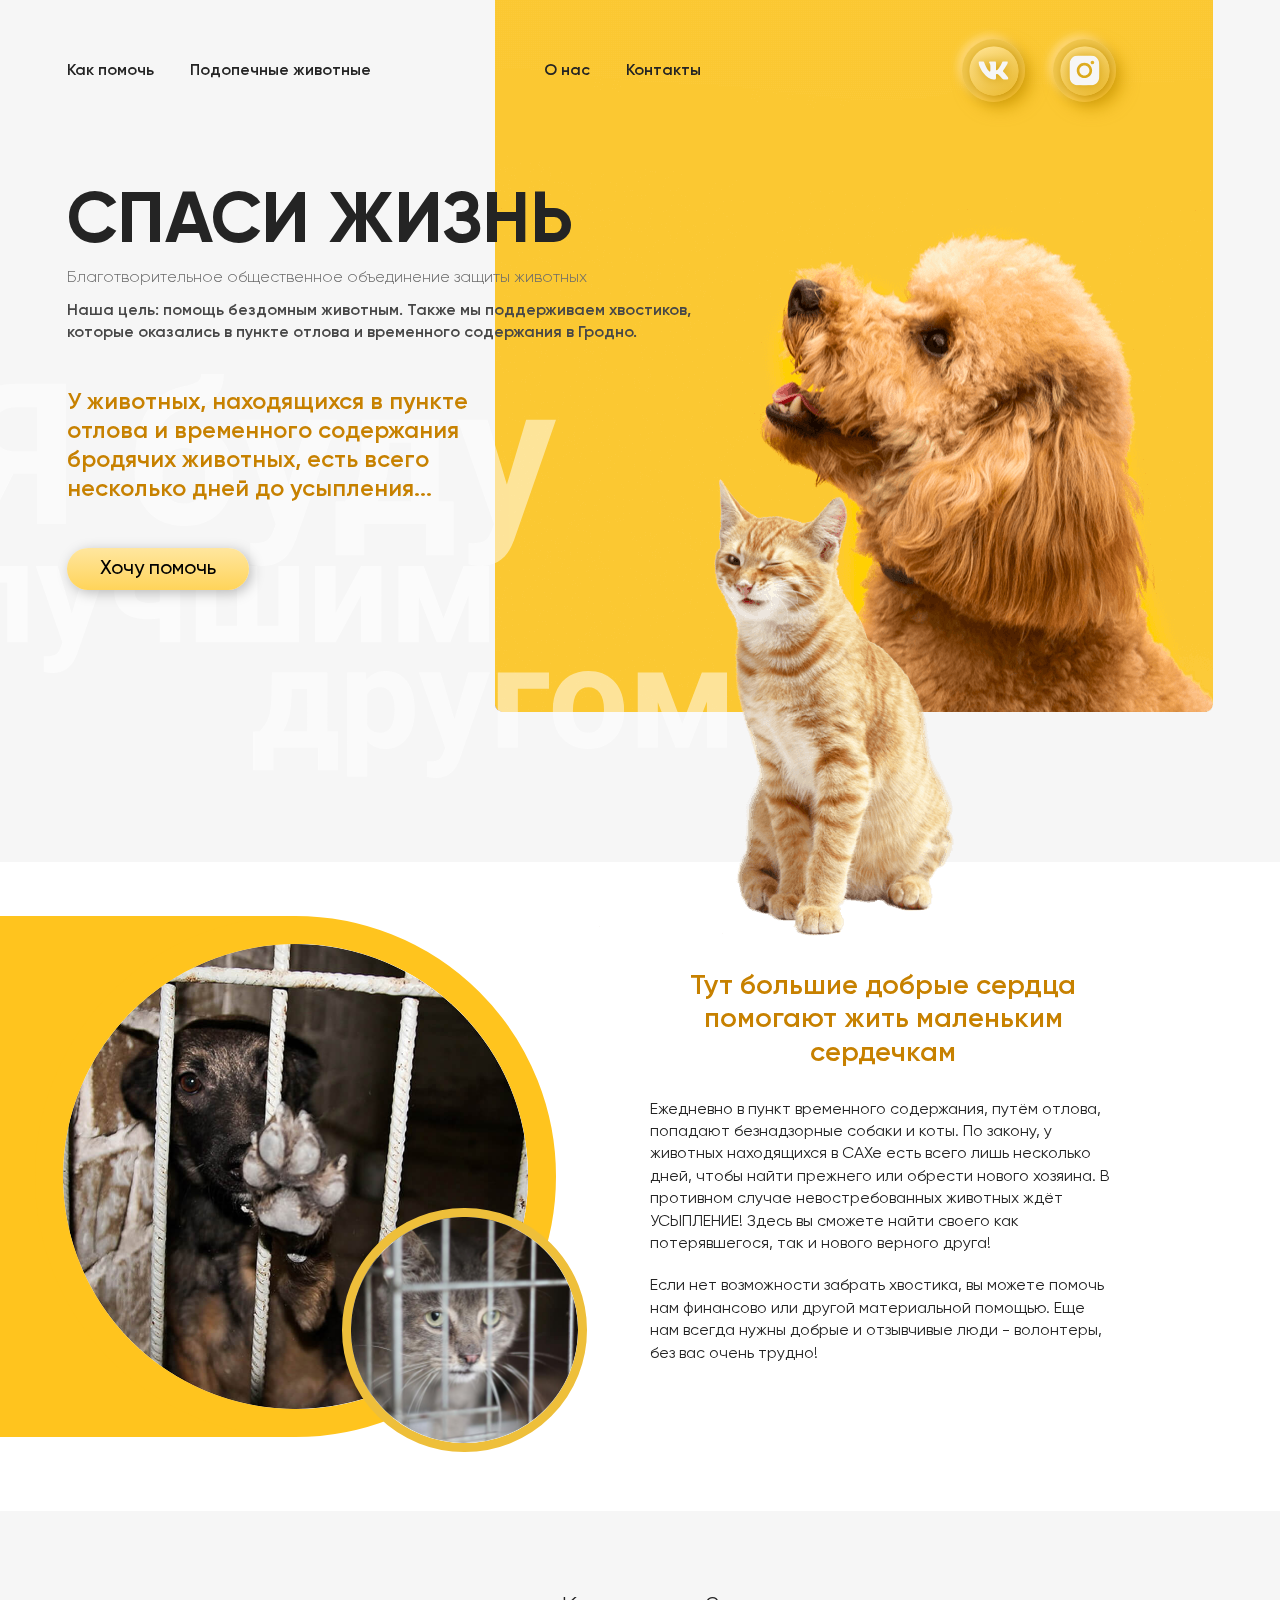
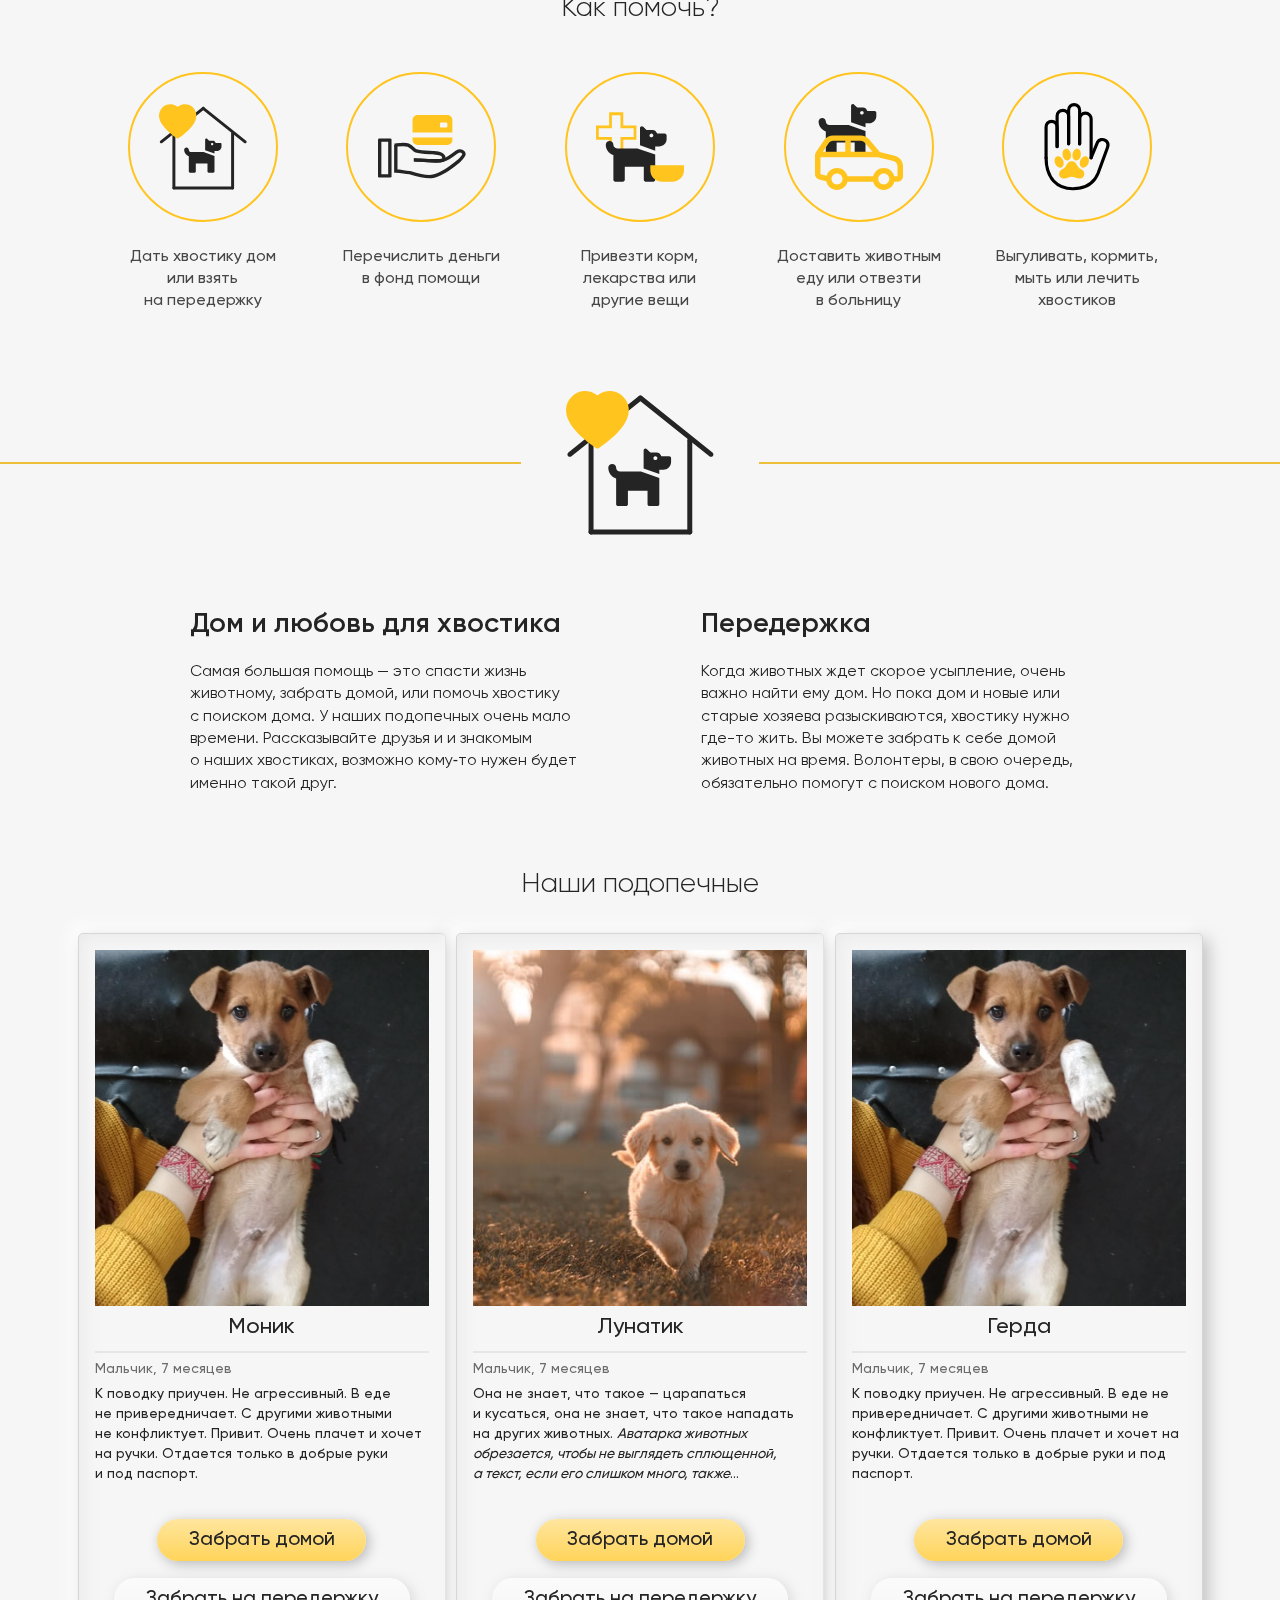
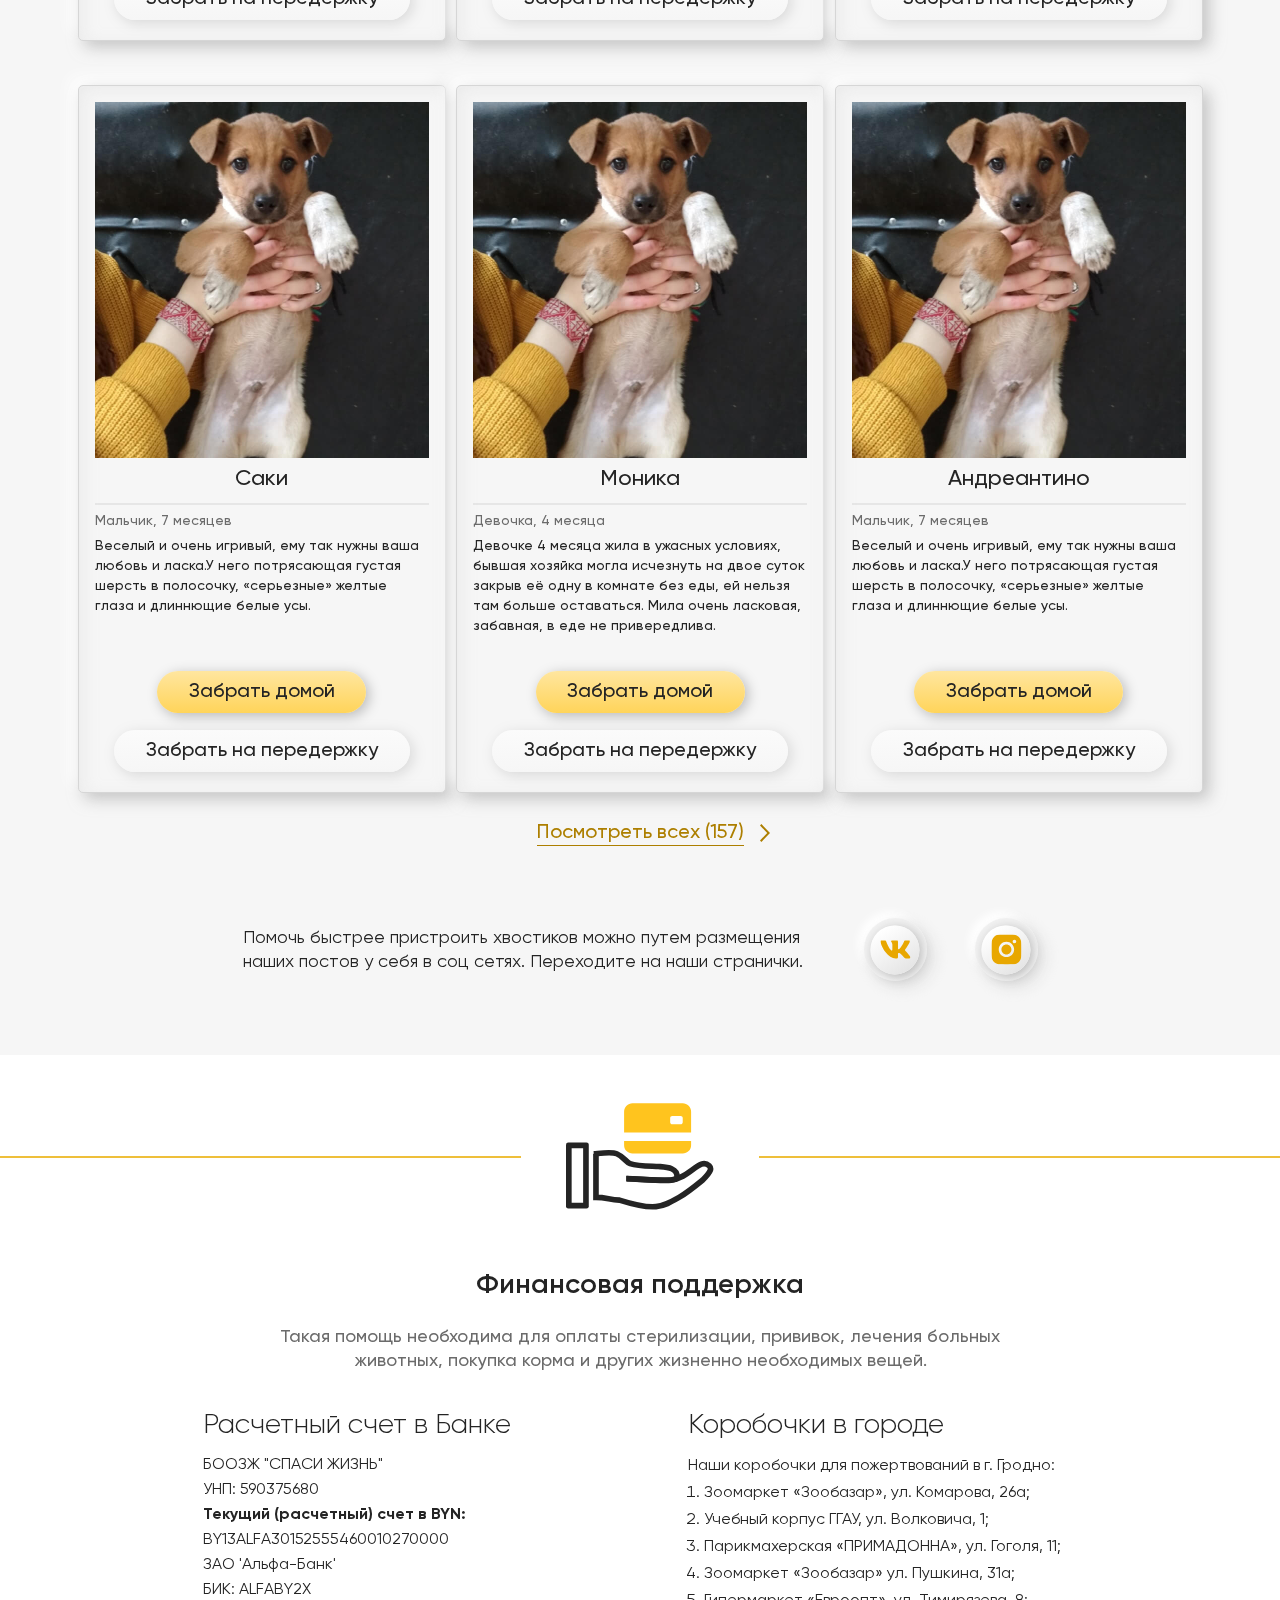
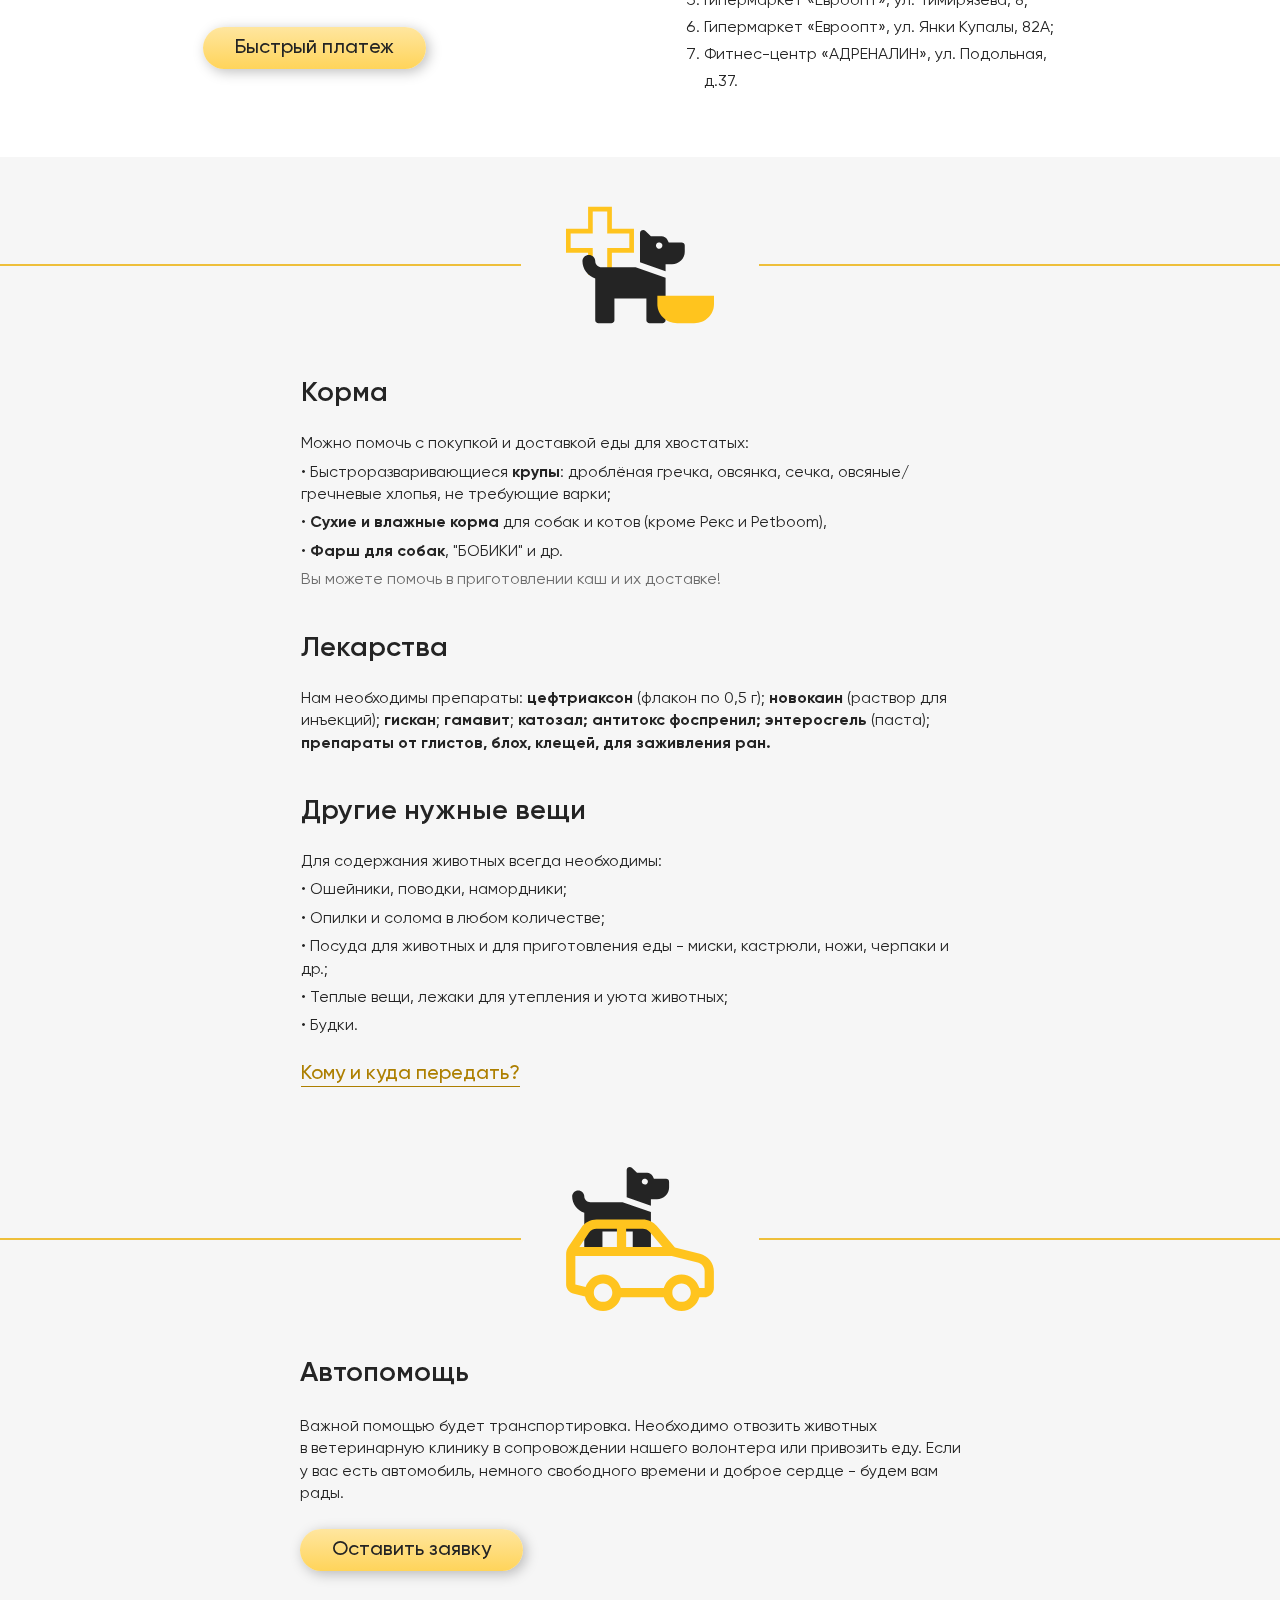
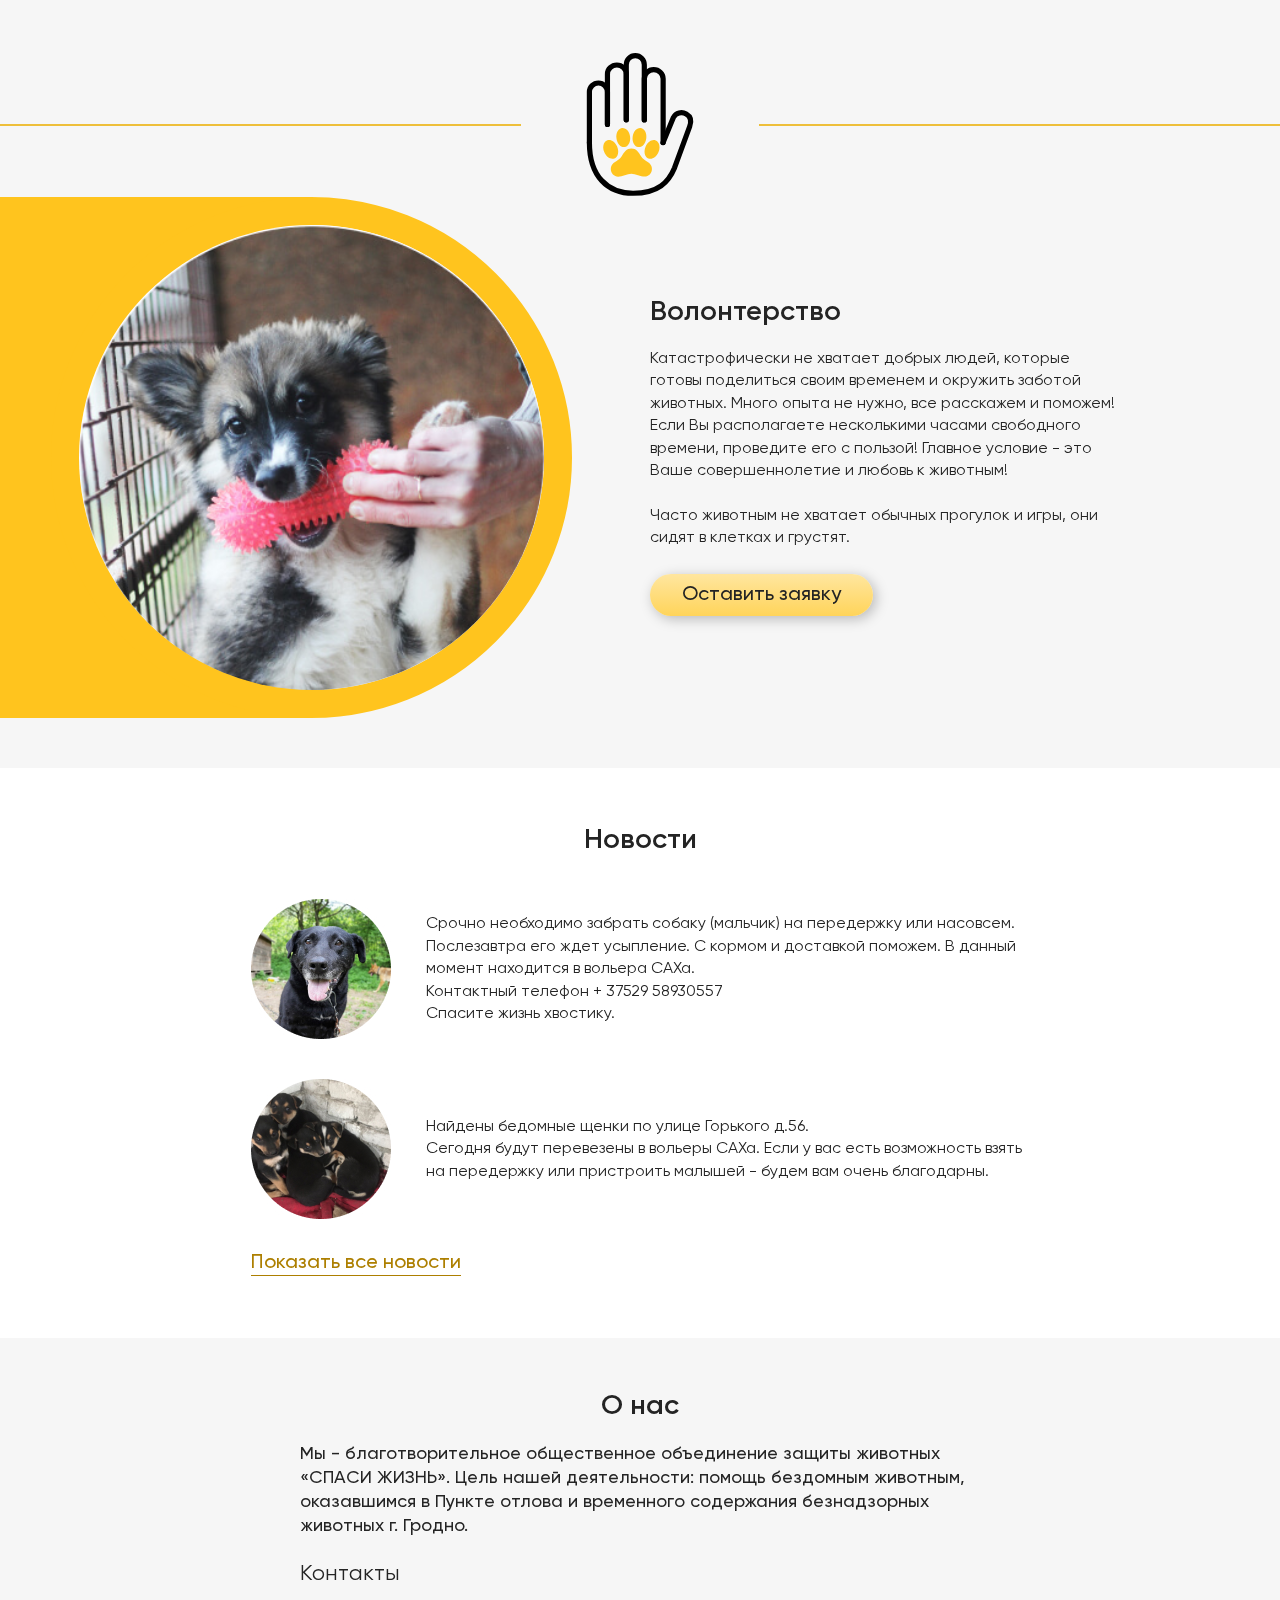
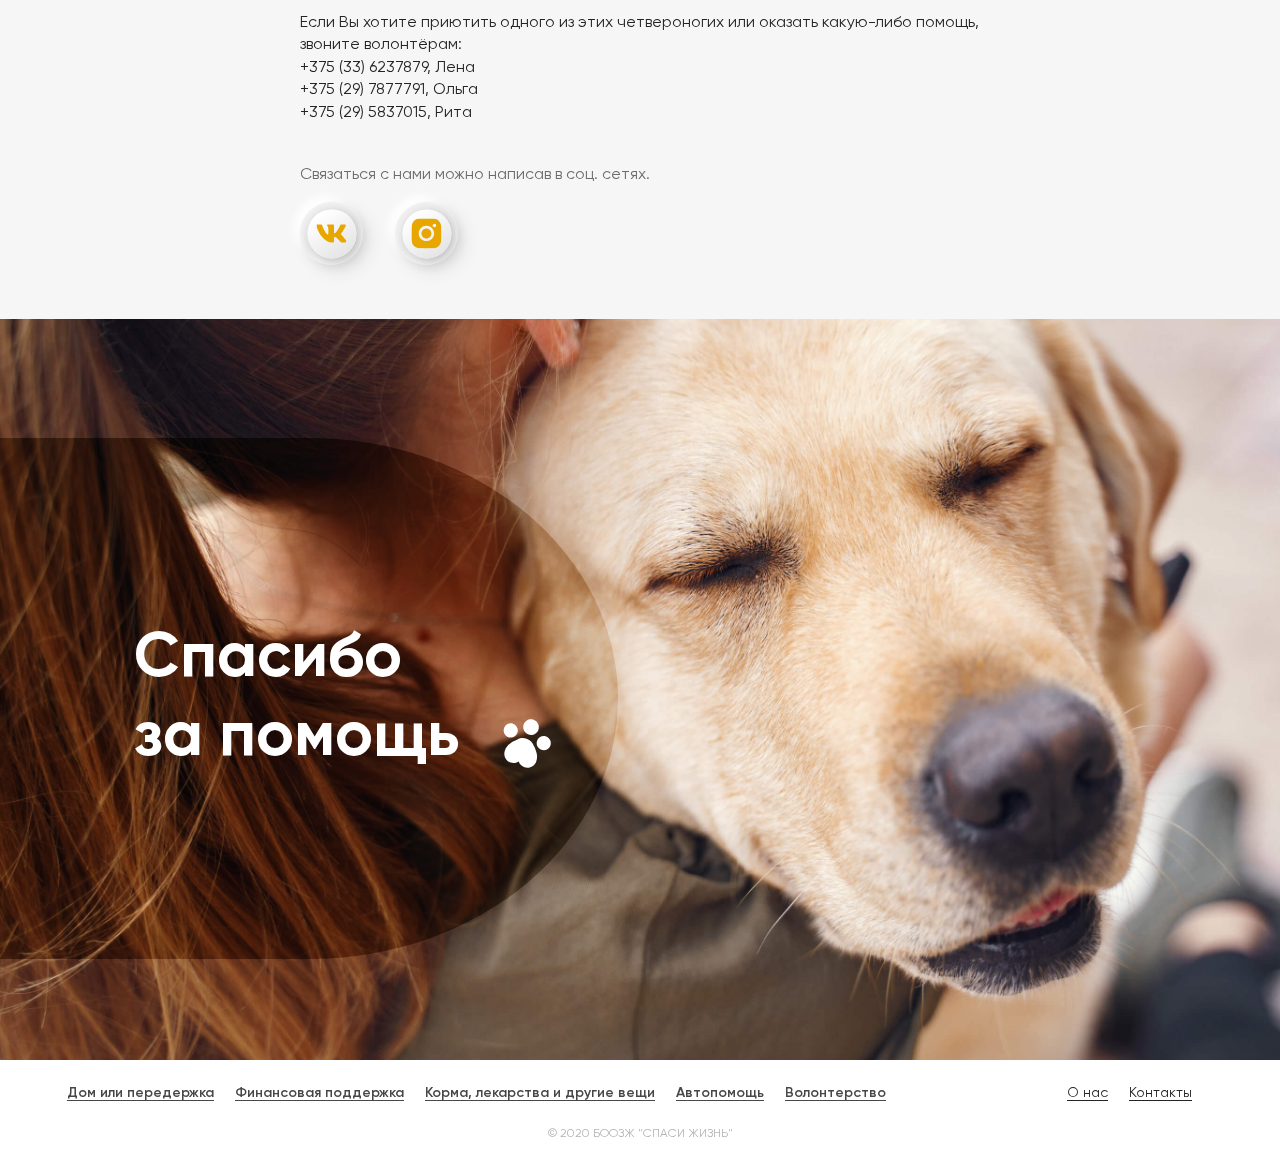
<file: src/index.html>
<!DOCTYPE html>
<html lang="ru">

<head>
  <meta charset="UTF-8">
  <meta name="viewport" content="width=device-width, initial-scale=1.0">
  <link rel="stylesheet" href="./assets/styles/style.css">
  <link rel="stylesheet" href="./assets/fonts/Gilroy/Gilroy.css">
  <title>Спаси жизнь</title>
</head>

<body>
  <div class="wrapper wrapper--bg-img">
    <picture class="bg-img">
      <source srcset="assets/images/bg-img/bg-img-xxs.png" media="(max-width: 529px)">
      <!-- * изначально тут стоял брекпоинт 639px (как и на макете), но я исправил на 549, чтобы на этих разрешениях иконка была на желтом фоне и ее было хорошо видно -->
      <source srcset="assets/images/bg-img/bg-img-xs.png" media="(max-width: 767px)">
      <source srcset="assets/images/bg-img/bg-img-sm.png" media="(max-width: 1023px)">
      <source srcset="assets/images/bg-img/bg-img-md.png" media="(max-width: 1269px)">
      <img srcset="assets/images/bg-img/bg-img.png">
    </picture>
  </div>

  <div class="wrapper">
    <div class="lettering">
      <svg viewBox="0 0 772 404" fill="none" xmlns="http://www.w3.org/2000/svg">
        <g opacity="0.5">
          <path
            d="M82.0658 149.943V99.4165H58.5567L33.217 149.943H2L31.9645 90.1774C17.5121 82.2216 10.286 69.8707 10.286 53.1248C10.286 39.3945 14.7823 28.7759 23.7748 21.2692C32.7674 13.7624 45.3248 9.94486 61.4472 9.81654H111.067V149.943H82.0658ZM39.1906 55.2421C39.1906 63.0697 41.0855 68.7479 44.8752 72.2767C48.7291 75.8055 54.4779 77.5699 62.1216 77.5699H82.0658V33.203H62.1216C46.8343 33.203 39.1906 40.5494 39.1906 55.2421Z"
            fill="white" />
          <path
            d="M234.008 51.585C247.368 51.585 258.031 56.012 265.995 64.8662C273.96 73.7203 277.943 85.7504 277.943 100.956V102.304C277.943 117.317 273.511 129.347 264.647 138.394C255.783 147.441 243.867 151.964 228.901 151.964C213.871 151.964 201.891 147.088 192.963 137.335C184.099 127.519 179.667 114.206 179.667 97.3955V92.7759C179.796 69.3574 183.746 51.0396 191.518 37.8226C199.354 24.5414 211.109 16.1684 226.782 12.7038C235.003 10.9073 240.302 9.14286 242.679 7.41053C245.056 5.61404 246.244 3.14386 246.244 0H268.79C268.79 10.0732 266.06 17.6441 260.6 22.7128C255.204 27.7815 245.57 31.6952 231.695 34.4541C223.474 36.1223 216.986 39.3624 212.233 44.1744C207.48 48.9865 204.268 55.7554 202.598 64.4812C211.462 55.8837 221.932 51.585 234.008 51.585ZM228.709 74.1053C222.093 74.1053 216.89 76.3188 213.1 80.7459C209.375 85.1729 207.512 92.3589 207.512 102.304C207.512 111.158 209.342 117.927 213.004 122.611C216.665 127.23 221.964 129.54 228.901 129.54C235.646 129.54 240.848 127.262 244.51 122.707C248.171 118.151 250.034 111.447 250.098 102.592V100.283C250.098 91.7494 248.203 85.2692 244.413 80.8421C240.688 76.3509 235.453 74.1053 228.709 74.1053Z"
            fill="white" />
          <path
            d="M333.536 110.58L352.806 45.8105H382.674L340.762 166.111L338.45 171.597C332.219 185.199 321.942 192 307.618 192C303.571 192 299.461 191.39 295.285 190.171V169.095L299.525 169.191C304.792 169.191 308.71 168.389 311.279 166.785C313.913 165.181 315.968 162.518 317.446 158.797L320.722 150.232L284.205 45.8105H314.17L333.536 110.58Z"
            fill="white" />
          <path
            d="M389.707 127.519C396.002 120.846 400.273 114.238 402.522 107.693C404.77 101.149 406.022 91.8777 406.279 79.8797L407.05 45.8105H483.744V127.519H498.774V181.221H470.929V149.943H409.17V181.221H380.747V127.519H389.707ZM422.562 127.519H455.995V68.812H434.317L434.124 81.3233C433.546 100.443 429.692 115.842 422.562 127.519Z"
            fill="white" />
          <path
            d="M551.862 110.58L571.132 45.8105H601L559.088 166.111L556.776 171.597C550.545 185.199 540.268 192 525.944 192C521.898 192 517.787 191.39 513.612 190.171V169.095L517.851 169.191C523.118 169.191 527.036 168.389 529.606 166.785C532.239 165.181 534.295 162.518 535.772 158.797L539.048 150.232L502.532 45.8105H532.496L551.862 110.58Z"
            fill="white" />
        </g>
        <g opacity="0.6">
          <path
            d="M72.6099 192V268.217H52.2368V208.483H34.2606L32.9917 232.011C32.1927 244.549 29.7254 253.683 25.5897 259.412C21.454 265.141 15.2974 268.076 7.12 268.217H0.211485L0 251.664L2.53782 251.452C6.20356 251.171 8.88238 249.01 10.5743 244.972C12.2661 240.933 13.3236 234.053 13.7465 224.332L15.1564 192H72.6099Z"
            fill="white" />
          <path
            d="M116.81 239.407L130.909 192H152.763L122.097 280.051L120.406 284.066C115.847 294.022 108.327 299 97.8471 299C94.8863 299 91.8785 298.554 88.8238 297.662V282.235L91.9255 282.305C95.7793 282.305 98.6461 281.718 100.526 280.544C102.453 279.37 103.957 277.422 105.038 274.698L107.434 268.429L80.7168 192H102.641L116.81 239.407Z"
            fill="white" />
          <path
            d="M225.091 268.217H204.718V244.267C200.911 244.972 197.363 245.324 194.073 245.324C182.559 245.324 173.888 242.882 168.06 237.998C162.233 233.114 159.272 225.976 159.178 216.584V192H179.551V216.584C179.598 220.998 180.679 224.168 182.794 226.093C184.909 227.972 188.668 228.911 194.073 228.911C197.457 228.911 201.005 228.512 204.718 227.714V192H225.091V268.217Z"
            fill="white" />
          <path d="M261.114 192V251.804H282.051V192H302.494V251.804H323.431V192H343.804V268.217H240.741V192H261.114Z"
            fill="white" />
          <path
            d="M406.122 192H426.495V268.217H406.122V221.163L380.603 268.217H360.159V192H380.603V238.984L406.122 192Z"
            fill="white" />
          <path
            d="M488.531 244.197L508.481 192H534V268.217H513.627V221.444L495.369 268.217H481.693L463.787 222.219V268.217H443.414V192H468.722L488.531 244.197Z"
            fill="white" />
        </g>
        <g opacity="0.5">
          <path
            d="M304.46 357.418C308.998 352.597 312.077 347.823 313.698 343.096C315.319 338.368 316.222 331.67 316.407 323.003L316.963 298.391H372.254V357.418H383.089V396.213H363.015V373.617H318.491V396.213H298V357.418H304.46ZM328.146 357.418H352.249V315.007H336.62L336.481 324.045C336.064 337.858 333.286 348.982 328.146 357.418Z"
            fill="white" />
          <path
            d="M459.705 336.699C459.705 348.287 457.065 357.58 451.786 364.579C446.553 371.532 439.468 375.008 430.531 375.008C422.937 375.008 416.801 372.366 412.124 367.082V402.54H392.05V298.391H410.665L411.36 305.76C416.222 299.92 422.566 297 430.392 297C439.654 297 446.854 300.43 451.994 307.29C457.135 314.15 459.705 323.605 459.705 335.656V336.699ZM439.63 335.239C439.63 328.24 438.38 322.84 435.88 319.04C433.425 315.239 429.836 313.339 425.113 313.339C418.815 313.339 414.486 315.749 412.124 320.569V351.369C414.578 356.329 418.954 358.808 425.252 358.808C434.838 358.808 439.63 350.952 439.63 335.239Z"
            fill="white" />
          <path
            d="M499.436 345.181L513.328 298.391H534.861L504.646 385.298L502.979 389.261C498.487 399.087 491.078 404 480.751 404C477.834 404 474.87 403.56 471.86 402.679V387.453L474.916 387.522C478.714 387.522 481.538 386.943 483.391 385.784C485.289 384.626 486.771 382.702 487.836 380.014L490.198 373.826L463.872 298.391H485.475L499.436 345.181Z"
            fill="white" />
          <path d="M593.972 314.66H562.854V373.617H542.78V298.391H593.972V314.66Z" fill="white" />
          <path
            d="M597.862 335.309C597.862 327.846 599.298 321.195 602.169 315.355C605.04 309.515 609.161 304.995 614.533 301.797C619.951 298.599 626.225 297 633.356 297C643.498 297 651.764 300.105 658.154 306.316C664.591 312.527 668.179 320.963 668.92 331.624L669.059 336.769C669.059 348.31 665.841 357.58 659.404 364.579C652.967 371.532 644.331 375.008 633.495 375.008C622.659 375.008 614 371.532 607.517 364.579C601.08 357.626 597.862 348.171 597.862 336.212V335.309ZM617.936 336.769C617.936 343.907 619.279 349.376 621.965 353.177C624.651 356.931 628.494 358.808 633.495 358.808C638.358 358.808 642.155 356.954 644.887 353.246C647.619 349.492 648.985 343.513 648.985 335.309C648.985 328.31 647.619 322.887 644.887 319.04C642.155 315.193 638.311 313.269 633.356 313.269C628.448 313.269 624.651 315.193 621.965 319.04C619.279 322.84 617.936 328.75 617.936 336.769Z"
            fill="white" />
          <path
            d="M727.198 349.909L746.855 298.391H772V373.617H751.926V327.452L733.936 373.617H720.46L702.817 328.217V373.617H682.743V298.391H707.679L727.198 349.909Z"
            fill="white" />
        </g>
      </svg>
    </div>
  </div>

  <header class="header bg-grey">
    <div class="wrapper">
      <nav class="hamburger-menu">
        <svg width="24" height="16" viewBox="0 0 24 16" fill="none" xmlns="http://www.w3.org/2000/svg">
          <path d="M24 0V2.66667H0V0H24ZM0 16H24V13.3333H0V16ZM0 9.33333H24V6.66667H0V9.33333Z" fill="#242424" />
        </svg>
      </nav>

      <nav class="menu-group">
        <a class="menu-group__link" href="#">Как помочь</a>
        <a class="menu-group__link" href="#">Подопечные животные</a>
      </nav>

      <div class="header__right">
        <nav class="menu-group menu-group--right">
          <a class="menu-group__link" href="#">О нас</a>
          <a class="menu-group__link" href="#">Контакты</a>
        </nav>

        <ul class="header__socials socials">
          <li class="socials__item">
            <a href="https://vk.com/animalsgrodno" target="_blank" class="social-icon social-icon--explicit">
              <div class="social-icon__circle social-icon__circle--explicit">
                <svg class="social-icon__logo social-icon__logo--explicit" viewBox="0 0 30 18" fill="none"
                  xmlns="http://www.w3.org/2000/svg">
                  <path
                    d="M29.3123 1.21896C29.5219 0.515712 29.3123 0 28.3212 0H25.038C24.2026 0 23.8208 0.446144 23.6112 0.936146C23.6112 0.936146 21.9419 5.04823 19.5765 7.7145C18.813 8.49034 18.4641 8.73534 18.0479 8.73534C17.8398 8.73534 17.5374 8.49034 17.5374 7.78709V1.21896C17.5374 0.375063 17.2964 0 16.6002 0H11.4411C10.9201 0 10.6057 0.390187 10.6057 0.762225C10.6057 1.56075 11.7885 1.74525 11.9097 3.99563V8.8775C11.9097 9.94673 11.7196 10.1418 11.3004 10.1418C10.188 10.1418 7.48124 6.01462 5.87483 1.29004C5.56193 0.372039 5.24604 0.00151296 4.40765 0.00151296H1.12596C0.187263 0.00151296 0.00012207 0.447656 0.00012207 0.937658C0.00012207 1.81785 1.11248 6.17342 5.18166 11.934C7.89445 15.8676 11.7136 18 15.1929 18C17.2784 18 17.5359 17.5266 17.5359 16.71V13.7367C17.5359 12.79 17.735 12.5994 18.3953 12.5994C18.8803 12.5994 19.7157 12.8474 21.6635 14.7424C23.8882 16.9897 24.2565 17.9985 25.5066 17.9985H28.7883C29.7255 17.9985 30.1941 17.5251 29.9246 16.5905C29.6297 15.6604 28.5667 14.3068 27.1564 12.7053C26.3899 11.7918 25.2446 10.8088 24.8958 10.3173C24.4092 9.68358 24.5499 9.4038 24.8958 8.8412C24.8973 8.84272 28.8961 3.15325 29.3123 1.21896Z" />
                </svg>
              </div>
            </a>
          </li>
          <li class="socials__item">
            <a href="https://www.instagram.com/animalsgrodno/" target="_blank"
              class="social-icon social-icon--explicit">
              <div class="social-icon__circle social-icon__circle--explicit">
                <svg class="social-icon__logo social-icon__logo--explicit" viewBox="0 0 27 27" fill="none"
                  xmlns="http://www.w3.org/2000/svg">
                  <path
                    d="M13.4964 8.99808C11.0175 8.99808 8.99454 11.0211 8.99454 13.5C8.99454 15.9789 11.0175 18.0019 13.4964 18.0019C15.9752 18.0019 17.9982 15.9789 17.9982 13.5C17.9982 11.0211 15.9752 8.99808 13.4964 8.99808ZM26.9985 13.5C26.9985 11.6357 27.0154 9.78837 26.9107 7.92748C26.806 5.76602 26.3129 3.84773 24.7324 2.26716C23.1485 0.683215 21.2336 0.19351 19.0722 0.0888138C17.2079 -0.0158819 15.3606 0.00100455 13.4997 0.00100455C11.6355 0.00100455 9.78819 -0.0158819 7.92734 0.0888138C5.76592 0.19351 3.84766 0.686593 2.26712 2.26716C0.683203 3.85111 0.193506 5.76602 0.0888122 7.92748C-0.0158816 9.79174 0.00100453 11.6391 0.00100453 13.5C0.00100453 15.3609 -0.0158816 17.2116 0.0888122 19.0725C0.193506 21.234 0.68658 23.1523 2.26712 24.7328C3.85103 26.3168 5.76592 26.8065 7.92734 26.9112C9.79156 27.0159 11.6389 26.999 13.4997 26.999C15.364 26.999 17.2113 27.0159 19.0722 26.9112C21.2336 26.8065 23.1518 26.3134 24.7324 24.7328C26.3163 23.1489 26.806 21.234 26.9107 19.0725C27.0188 17.2116 26.9985 15.3643 26.9985 13.5ZM13.4964 20.4268C9.66323 20.4268 6.56969 17.3332 6.56969 13.5C6.56969 9.66679 9.66323 6.57319 13.4964 6.57319C17.3295 6.57319 20.423 9.66679 20.423 13.5C20.423 17.3332 17.3295 20.4268 13.4964 20.4268ZM20.7067 7.90722C19.8118 7.90722 19.089 7.18448 19.089 6.2895C19.089 5.39452 19.8118 4.67179 20.7067 4.67179C21.6017 4.67179 22.3244 5.39452 22.3244 6.2895C22.3247 6.50202 22.283 6.7125 22.2018 6.90889C22.1206 7.10528 22.0015 7.28373 21.8512 7.434C21.7009 7.58427 21.5225 7.70342 21.3261 7.78462C21.1297 7.86583 20.9192 7.90749 20.7067 7.90722Z" />
                </svg>
              </div>
            </a>
          </li>
        </ul>
      </div>
    </div>
  </header>

  <main>
    <section id="top-section" class="bg-grey">
      <div class="wrapper">
        <h1 class="top-section__title">
          СПАСИ ЖИЗНЬ
        </h1>
        <p class="top-section__subtitle">
          Благотворительное общественное объединение защиты животных
        </p>
        <p class="top-section__desc">
          Наша цель: помощь бездомным животным. Также мы&nbsp;поддерживаем хвостиков, которые оказались в&nbsp;пункте
          отлова и
          временного содержания в&nbsp;Гродно.
        </p>
        <p class="top-section__text">
          У&nbsp;животных, находящихся в&nbsp;пункте отлова и&nbsp;временного содержания бродячих животных, есть всего
          несколько дней
          до&nbsp;усыпления...
        </p>
        <a href="#" class="top-section__btn btn btn--explicit">
          Хочу помочь
        </a>
      </div>
    </section>

    <section id="desc-section">
      <div class="wrapper">
        <div class="side-image-wrapper side-image-wrapper--desc">
          <div
            class="side-image-wrapper__main-image side-image-wrapper__main-image--desc-section circle-image circle-image--big">
          </div>
          <div
            class="side-image-wrapper__secondary-image side-image-wrapper__secondary-image--desc-section circle-image circle-image--small">
          </div>
        </div>

        <div class="desc-section__content">
          <h3 class="desc-section__title">
            Тут большие добрые сердца помогают жить маленьким сердечкам
          </h3>

          <p class="desc-section__text">
            Ежедневно в пункт временного содержания, путём отлова, попадают безнадзорные собаки и коты. По закону, у
            животных находящихся в САХе есть всего лишь несколько дней, чтобы найти прежнего или обрести нового хозяина.
            В противном случае невостребованных животных ждёт УСЫПЛЕНИЕ! Здесь вы сможете найти своего как
            потерявшегося, так и нового верного друга!
          </p>

          <p class="desc-section__text">
            Если нет возможности забрать хвостика, вы можете помочь нам финансово или другой материальной помощью. Еще
            нам всегда нужны добрые и отзывчивые люди - волонтеры, без вас очень трудно!
          </p>
        </div>
      </div>
    </section>

    <section id="help-section" class="bg-grey">
      <div class="wrapper">
        <h2 class="help-section__title">
          Как помочь?
        </h2>

        <ul class="help-section__list">
          <li class="help-section__item">
            <a href="#" class="help-section__icon-wrapper home-icon"></a>
            <p>
              Дать хвостику дом или взять на&nbsp;передержку
            </p>
          </li>
          <li class="help-section__item">
            <a href="#" class="help-section__icon-wrapper charity-icon"></a>
            <p>
              Перечислить деньги в&nbsp;фонд помощи
            </p>
          </li>
          <li class="help-section__item">
            <a href="#" class="help-section__icon-wrapper medicine-icon"></a>
            <p>
              Привезти корм, лекарства или другие вещи
            </p>
          </li>
          <li class="help-section__item">
            <a href="#" class="help-section__icon-wrapper delivery-icon"></a>
            <p>
              Доставить животным еду или отвезти в&nbsp;больницу
            </p>
          </li>
          <li class="help-section__item">
            <a href="#" class="help-section__icon-wrapper care-icon"></a>
            <p>
              Выгуливать, кормить, мыть или лечить хвостиков
            </p>
          </li>
        </ul>
      </div>
    </section>

    <div class="separator bg-grey">
      <div class="separator__icon home-icon"></div>
    </div>

    <section id="home-section" class="bg-grey">
      <div class="wrapper">
        <div class="home-section__block">
          <h3>
            Дом и&nbsp;любовь для хвостика
          </h3>
          <p>
            Самая большая помощь&nbsp;&mdash; это спасти жизнь животному, забрать домой, или помочь хвостику
            с&nbsp;поиском дома. У
            наших подопечных очень мало времени. Рассказывайте друзья и&nbsp;и&nbsp;знакомым о&nbsp;наших хвостиках,
            возможно
            кому&#8209;то
            нужен будет именно такой друг.
          </p>
        </div>
        <div class="home-section__block">
          <h3>
            Передержка
          </h3>
          <p>
            Когда животных ждет скорое усыпление, очень важно найти ему дом. Но&nbsp;пока дом и&nbsp;новые или старые
            хозяева
            разыскиваются, хвостику нужно где-то жить. Вы&nbsp;можете забрать к&nbsp;себе домой животных на&nbsp;время.
            Волонтеры, в
            свою очередь, обязательно помогут с&nbsp;поиском нового дома.
          </p>
        </div>
      </div>
    </section>

    <section id="pets-section" class="bg-grey">
      <div class="wrapper">
        <h3 class="pets-section__title">
          Наши подопечные
        </h3>

        <ul class="pets-section__catalog">
          <li>
            <article class="pets-section__card">
              <div class="avatar-wrapper">
                <img class="avatar skeleton" src="assets/images/pets/dog1.jpg">
              </div>
              <header>
                <h4 class="pet-name">
                  Моник
                </h4>
                <p class="pet-meta">
                  Мальчик, 7 месяцев
                </p>
              </header>
              <p class="pet-desc">
                К&nbsp;поводку приучен. Не&nbsp;агрессивный. В&nbsp;еде не&nbsp;привередничает. С&nbsp;другими животными
                не&nbsp;конфликтует. Привит.
                Очень плачет и&nbsp;хочет на&nbsp;ручки. Отдается только в&nbsp;добрые руки и&nbsp;под паспорт.
              </p>
              <div class="pets-section__btn-group">
                <button class="btn btn--explicit">
                  Забрать домой
                </button>
                <button class="btn btn--regular">
                  Забрать на передержку
                </button>
              </div>
            </article>
          </li>

          <li>
            <article class="pets-section__card">
              <div class="avatar-wrapper">
                <img class="avatar skeleton" src="assets/images/pets/dog2.jpg">
              </div>
              <header>
                <h4 class="pet-name">
                  Лунатик
                </h4>
                <p class="pet-meta">
                  Мальчик, 7 месяцев
                </p>
              </header>
              <p class="pet-desc">
                Она не&nbsp;знает, что такое&nbsp;&mdash; царапаться и&nbsp;кусаться, она не&nbsp;знает, что такое
                нападать на&nbsp;других животных.
                <i>Аватарка животных обрезается, чтобы не&nbsp;выглядеть сплющенной, а&nbsp;текст, если его слишком
                  много, также
                  обрезается и&nbsp;оканчивается многоточием.</i>
              </p>
              <div class="pets-section__btn-group">
                <button class="btn btn--explicit">
                  Забрать домой
                </button>
                <button class="btn btn--regular">
                  Забрать на передержку
                </button>
              </div>
            </article>
          </li>

          <li>
            <article class="pets-section__card">
              <div class="avatar-wrapper">
                <img class="avatar skeleton" src="assets/images/pets/dog1.jpg">
              </div>
              <header>
                <h4 class="pet-name">
                  Герда
                </h4>
                <p class="pet-meta">
                  Мальчик, 7 месяцев
                </p>
              </header>
              <p class="pet-desc">
                К поводку приучен. Не агрессивный. В еде не привередничает. С другими животными не конфликтует. Привит.
                Очень плачет и хочет на ручки. Отдается только в добрые руки и под паспорт.
              </p>
              <div class="pets-section__btn-group">
                <button class="btn btn--explicit">
                  Забрать домой
                </button>
                <button class="btn btn--regular">
                  Забрать на передержку
                </button>
              </div>
            </article>
          </li>

          <li>
            <article class="pets-section__card">
              <div class="avatar-wrapper">
                <img class="avatar skeleton" src="assets/images/pets/dog1.jpg">
              </div>
              <header>
                <h4 class="pet-name">
                  Саки
                </h4>
                <p class="pet-meta">
                  Мальчик, 7 месяцев
                </p>
              </header>
              <p class="pet-desc">
                Веселый и очень игривый, ему так нужны ваша любовь и ласка.У него потрясающая густая шерсть в полосочку,
                «серьезные» желтые глаза и длиннющие белые усы.
              </p>
              <div class="pets-section__btn-group">
                <button class="btn btn--explicit">
                  Забрать домой
                </button>
                <button class="btn btn--regular">
                  Забрать на передержку
                </button>
              </div>
            </article>
          </li>

          <li>
            <article class="pets-section__card">
              <div class="avatar-wrapper">
                <img class="avatar skeleton" src="assets/images/pets/dog1.jpg">
              </div>
              <header>
                <h4 class="pet-name">
                  Моника
                </h4>
                <p class="pet-meta">
                  Девочка, 4 месяца
                </p>
              </header>
              <p class="pet-desc">
                Девочке 4 месяца жила в ужасных условиях, бывшая хозяйка могла исчезнуть на двое суток закрыв её одну в
                комнате без еды, ей нельзя там больше оставаться. Мила очень ласковая, забавная, в еде не привередлива.
              </p>
              <div class="pets-section__btn-group">
                <button class="btn btn--explicit">
                  Забрать домой
                </button>
                <button class="btn btn--regular">
                  Забрать на передержку
                </button>
              </div>
            </article>
          </li>

          <li>
            <article class="pets-section__card">
              <div class="avatar-wrapper">
                <img class="avatar skeleton" src="assets/images/pets/dog1.jpg">
              </div>
              <header>
                <h4 class="pet-name">
                  Андреантино
                </h4>
                <p class="pet-meta">
                  Мальчик, 7 месяцев
                </p>
              </header>
              <p class="pet-desc">
                Веселый и очень игривый, ему так нужны ваша любовь и ласка.У него потрясающая густая шерсть в полосочку,
                «серьезные» желтые глаза и длиннющие белые усы.
              </p>
              <div class="pets-section__btn-group">
                <button class="btn btn--explicit">
                  Забрать домой
                </button>
                <button class="btn btn--regular">
                  Забрать на передержку
                </button>
              </div>
            </article>
          </li>
        </ul>

        <a class="link link--pets-section" href="pets.html">
          Посмотреть всех (157)
        </a>

        <div class="promotion-block">
          <p>
            Помочь быстрее пристроить хвостиков можно путем размещения наших постов у&nbsp;себя в&nbsp;соц сетях.
            Переходите на
            наши странички.
          </p>

          <ul class="pets-section__socials socials">
            <li class="socials__item">
              <a href="https://vk.com/animalsgrodno" target="_blank" class="social-icon social-icon--regular">
                <div class="social-icon__circle social-icon__circle--regular">
                  <svg class="social-icon__logo social-icon__logo--regular" viewBox="0 0 30 18" fill="none"
                    xmlns="http://www.w3.org/2000/svg">
                    <path
                      d="M29.3123 1.21896C29.5219 0.515712 29.3123 0 28.3212 0H25.038C24.2026 0 23.8208 0.446144 23.6112 0.936146C23.6112 0.936146 21.9419 5.04823 19.5765 7.7145C18.813 8.49034 18.4641 8.73534 18.0479 8.73534C17.8398 8.73534 17.5374 8.49034 17.5374 7.78709V1.21896C17.5374 0.375063 17.2964 0 16.6002 0H11.4411C10.9201 0 10.6057 0.390187 10.6057 0.762225C10.6057 1.56075 11.7885 1.74525 11.9097 3.99563V8.8775C11.9097 9.94673 11.7196 10.1418 11.3004 10.1418C10.188 10.1418 7.48124 6.01462 5.87483 1.29004C5.56193 0.372039 5.24604 0.00151296 4.40765 0.00151296H1.12596C0.187263 0.00151296 0.00012207 0.447656 0.00012207 0.937658C0.00012207 1.81785 1.11248 6.17342 5.18166 11.934C7.89445 15.8676 11.7136 18 15.1929 18C17.2784 18 17.5359 17.5266 17.5359 16.71V13.7367C17.5359 12.79 17.735 12.5994 18.3953 12.5994C18.8803 12.5994 19.7157 12.8474 21.6635 14.7424C23.8882 16.9897 24.2565 17.9985 25.5066 17.9985H28.7883C29.7255 17.9985 30.1941 17.5251 29.9246 16.5905C29.6297 15.6604 28.5667 14.3068 27.1564 12.7053C26.3899 11.7918 25.2446 10.8088 24.8958 10.3173C24.4092 9.68358 24.5499 9.4038 24.8958 8.8412C24.8973 8.84272 28.8961 3.15325 29.3123 1.21896Z" />
                  </svg>
                </div>
              </a>
            </li>
            <li class="socials__item">
              <a href="https://www.instagram.com/animalsgrodno/" target="_blank"
                class="social-icon social-icon--regular">
                <div class="social-icon__circle social-icon__circle--regular">
                  <svg class="social-icon__logo social-icon__logo--regular" viewBox="0 0 27 27" fill="none"
                    xmlns="http://www.w3.org/2000/svg">
                    <path
                      d="M13.4964 8.99808C11.0175 8.99808 8.99454 11.0211 8.99454 13.5C8.99454 15.9789 11.0175 18.0019 13.4964 18.0019C15.9752 18.0019 17.9982 15.9789 17.9982 13.5C17.9982 11.0211 15.9752 8.99808 13.4964 8.99808ZM26.9985 13.5C26.9985 11.6357 27.0154 9.78837 26.9107 7.92748C26.806 5.76602 26.3129 3.84773 24.7324 2.26716C23.1485 0.683215 21.2336 0.19351 19.0722 0.0888138C17.2079 -0.0158819 15.3606 0.00100455 13.4997 0.00100455C11.6355 0.00100455 9.78819 -0.0158819 7.92734 0.0888138C5.76592 0.19351 3.84766 0.686593 2.26712 2.26716C0.683203 3.85111 0.193506 5.76602 0.0888122 7.92748C-0.0158816 9.79174 0.00100453 11.6391 0.00100453 13.5C0.00100453 15.3609 -0.0158816 17.2116 0.0888122 19.0725C0.193506 21.234 0.68658 23.1523 2.26712 24.7328C3.85103 26.3168 5.76592 26.8065 7.92734 26.9112C9.79156 27.0159 11.6389 26.999 13.4997 26.999C15.364 26.999 17.2113 27.0159 19.0722 26.9112C21.2336 26.8065 23.1518 26.3134 24.7324 24.7328C26.3163 23.1489 26.806 21.234 26.9107 19.0725C27.0188 17.2116 26.9985 15.3643 26.9985 13.5ZM13.4964 20.4268C9.66323 20.4268 6.56969 17.3332 6.56969 13.5C6.56969 9.66679 9.66323 6.57319 13.4964 6.57319C17.3295 6.57319 20.423 9.66679 20.423 13.5C20.423 17.3332 17.3295 20.4268 13.4964 20.4268ZM20.7067 7.90722C19.8118 7.90722 19.089 7.18448 19.089 6.2895C19.089 5.39452 19.8118 4.67179 20.7067 4.67179C21.6017 4.67179 22.3244 5.39452 22.3244 6.2895C22.3247 6.50202 22.283 6.7125 22.2018 6.90889C22.1206 7.10528 22.0015 7.28373 21.8512 7.434C21.7009 7.58427 21.5225 7.70342 21.3261 7.78462C21.1297 7.86583 20.9192 7.90749 20.7067 7.90722Z" />
                  </svg>
                </div>
              </a>
            </li>
          </ul>
        </div>
      </div>
    </section>

    <section id="charity-section">
      <div class="separator--charity">
        <div class="separator">
          <div class="separator__icon charity-icon"></div>
        </div>
      </div>

      <div class="wrapper">
        <h3 class="charity-section__title">
          Финансовая поддержка
        </h3>

        <p class="charity-section__desc">
          Такая помощь необходима для оплаты стерилизации, прививок, лечения больных животных, покупка корма и других
          жизненно необходимых вещей.
        </p>

        <ul class="charity-section__block-list">
          <li class="charity-section__block">
            <h4 class="charity-section__block-title">
              Расчетный счет в Банке
            </h4>

            <p class="charity-section__block-text">
              БООЗЖ "СПАСИ ЖИЗНЬ" <br>
              УНП: 590375680 <br>
              <span class="bolder">Текущий (расчетный) счет в BYN:</span> <br>
              BY13ALFA30152555460010270000 <br>
              ЗАО 'Альфа-Банк' <br>
              БИК: ALFABY2X
            </p>

            <a href="#" class="charity-section__btn btn btn--explicit">
              Быстрый платеж
            </a>
          </li>
          <li class="charity-section__block">
            <h4 class="charity-section__block-title">
              Коробочки в городе
            </h4>

            <div class="charity-section__block-text">
              Наши коробочки для пожертвований в г. Гродно:
              <ol>
                <li>
                  Зоомаркет «Зообазар», ул. Комарова, 26а;
                </li>
                <li>
                  Учебный корпус ГГАУ, ул. Волковича, 1;
                </li>
                <li>
                  Парикмахерская «ПРИМАДОННА», ул. Гоголя, 11;
                </li>
                <li>
                  Зоомаркет «Зообазар» ул. Пушкина, 31а;
                </li>
                <li>
                  Гипермаркет «Евроопт», ул. Тимирязева, 8;
                </li>
                <li>
                  Гипермаркет «Евроопт», ул. Янки Купалы, 82А;
                </li>
                <li>
                  Фитнес-центр «АДРЕНАЛИН», ул. Подольная, д.37.
                </li>
              </ol>
            </div>
          </li>
        </ul>
      </div>
    </section>

    <section id="medicine-section" class="bg-grey">
      <div class="separator--medicine">
        <div class="separator">
          <div class="separator__icon medicine-icon"></div>
        </div>
      </div>

      <div class="wrapper">
        <ul class="medicine-section__block-list">
          <li>
            <div class="medicine-section__block">
              <h4 class="medicine-section__title">
                Корма
              </h4>
              <div class="medicine-section__text">
                Можно помочь с покупкой и доставкой еды для хвостатых: <br>
                <ul class="medicine-section__list">
                  <li class="medicine-section__list-item">
                    Быстроразваривающиеся <span class="bolder">крупы</span>: дроблёная гречка,
                    овсянка, сечка,
                    овсяные/гречневые хлопья, не требующие
                    варки;
                  <li class="medicine-section__list-item">
                    <span class="bolder">Сухие и влажные корма</span> для собак и котов (кроме Рекс и
                    Petboom),
                  </li>
                  <li class="medicine-section__list-item">
                    <span class="bolder">Фарш для собак</span>, "БОБИКИ" и др. <br>
                  </li>
                </ul>

                <div class="color-b6b6b6">Вы можете помочь в приготовлении каш и их доставке!</div>
              </div>
            </div>
          </li>
          <li>
            <div class="medicine-section__block">
              <h4 class="medicine-section__title">
                Лекарства
              </h4>
              <p class="medicine-section__text">
                Нам необходимы препараты: <span class="bolder">цефтриаксон</span> (флакон по 0,5 г);
                <span class="bolder">новокаин</span> (раствор
                для инъекций); <span class="bolder">гискан</span>;
                <span class="bolder">гамавит</span>;
                <span class="bolder">катозал; антитокс фоспренил; энтеросгель</span> (паста); <span
                  class="bolder">препараты от глистов,
                  блох, клещей, для заживления
                  ран.</span>
              </p>
            </div>
          </li>
          <li>
            <div class="medicine-section__block">
              <h4 class="medicine-section__title">
                Другие нужные вещи
              </h4>
              <div class="medicine-section__text">
                Для содержания животных всегда необходимы:
                <ul class="medicine-section__list">
                  <li class="medicine-section__list-item">
                    Ошейники, поводки, намордники;
                  </li>
                  <li class="medicine-section__list-item">
                    Опилки и солома в любом количестве;
                  </li>
                  <li class="medicine-section__list-item">
                    Посуда для животных и для приготовления еды - миски, кастрюли, ножи, черпаки и др.;
                  </li>
                  <li class="medicine-section__list-item">
                    Теплые вещи, лежаки для утепления и уюта животных;
                  </li>
                  <li class="medicine-section__list-item">
                    Будки.
                  </li>
                </ul>
              </div>
            </div>
          </li>
        </ul>

        <a class="link link--medicine-section" href="#">
          Кому и куда передать?
        </a>
      </div>
    </section>

    <div class="separator bg-grey">
      <div class="separator__icon delivery-icon"></div>
    </div>

    <section id="delivery-section" class="bg-grey">
      <div class="wrapper">
        <h3 class="delivery-section__title">
          Автопомощь
        </h3>

        <p class="delivery-section__text">
          Важной помощью будет транспортировка. Необходимо отвозить животных в&nbsp;ветеринарную клинику
          в&nbsp;сопровождении
          нашего волонтера или привозить еду. Если у&nbsp;вас есть автомобиль, немного свободного времени и&nbsp;доброе
          сердце -
          будем вам рады.
        </p>

        <button class="delivery-section__btn btn btn--explicit">
          Оставить заявку
        </button>
      </div>
    </section>

    <div class="separator bg-grey">
      <div class="separator__icon care-icon"></div>
    </div>

    <section id="volunteering-section" class="bg-grey">
      <div class="wrapper">
        <div class="side-image-wrapper side-image-wrapper--volunteering">
          <div
            class="side-image-wrapper__main-image side-image-wrapper__main-image--volunteering-section circle-image circle-image--big">
          </div>
        </div>

        <div class="volunteering-section__content">
          <h3 class="volunteering-section__title">
            Волонтерство
          </h3>

          <p class="volunteering-section__text">
            Катастрофически не хватает добрых людей, которые готовы поделиться своим временем и окружить заботой
            животных. Много опыта не нужно, все расскажем и поможем! Если Вы располагаете несколькими часами свободного
            времени, проведите его с пользой! Главное условие - это Ваше совершеннолетие и любовь к животным!
            <br><br>
            Часто животным не хватает обычных прогулок и игры, они сидят в клетках и грустят.
          </p>

          <a class="volunteering-section__btn btn btn--explicit">
            Оставить заявку
          </a>
        </div>
      </div>
    </section>

    <section id="news-section">
      <div class="wrapper">
        <h3 class="news-section__title">
          Новости
        </h3>

        <ul class="news-section__content">
          <li>
            <article class="news-block">
              <img class="news-block__img" src="assets/images/news/news-img-1.jpg" alt="">
              <p class="news-block__text">
                Срочно необходимо забрать собаку (мальчик) на передержку или насовсем. Послезавтра его ждет усыпление. С
                кормом и доставкой поможем. В данный момент находится в вольера САХа. <br>
                Контактный телефон + 37529 58930557 <br>
                Спасите жизнь хвостику.
              </p>
            </article>
          </li>
          <li>
            <article class="news-block">
              <img class="news-block__img" src="assets/images/news/news-img-2.jpg" alt="">
              <p class="news-block__text">
                Найдены бедомные щенки по улице Горького д.56. <br> Сегодня будут перевезены в вольеры САХа. Если у вас
                есть
                возможность взять на передержку или пристроить малышей - будем вам очень благодарны.
              </p>
            </article>
          </li>
        </ul>

        <a href="#" class="news-section__link link">
          Показать все новости
        </a>
      </div>
    </section>

    <section id="about-section" class="bg-grey">
      <div class="wrapper">
        <h3 class="about-section__title">
          О нас
        </h3>

        <p class="about-section__text">
          Мы - благотворительное общественное объединение защиты животных «СПАСИ ЖИЗНЬ». Цель нашей деятельности: помощь
          бездомным животным, оказавшимся в Пункте отлова и временного содержания безнадзорных животных г. Гродно.
        </p>

        <h4 class="about-section__subtitle">
          Контакты
        </h4>

        <p class="about-section__contacts">
          Если Вы хотите приютить одного из этих четвероногих или оказать какую-либо помощь, звоните волонтёрам: <br>
          +375 (33) 6237879, Лена <br>
          +375 (29) 7877791, Ольга <br>
          +375 (29) 5837015, Рита
        </p>

        <div class="about-section__socials-block">
          <p>
            Связаться с нами можно написав в соц. сетях.
          </p>

          <ul class="about-section__socials socials">
            <li class="socials__item">
              <a href="https://vk.com/animalsgrodno" target="_blank" class="social-icon social-icon--regular">
                <div class="social-icon__circle social-icon__circle--regular">
                  <svg class="social-icon__logo social-icon__logo--regular" viewBox="0 0 30 18" fill="none"
                    xmlns="http://www.w3.org/2000/svg">
                    <path
                      d="M29.3123 1.21896C29.5219 0.515712 29.3123 0 28.3212 0H25.038C24.2026 0 23.8208 0.446144 23.6112 0.936146C23.6112 0.936146 21.9419 5.04823 19.5765 7.7145C18.813 8.49034 18.4641 8.73534 18.0479 8.73534C17.8398 8.73534 17.5374 8.49034 17.5374 7.78709V1.21896C17.5374 0.375063 17.2964 0 16.6002 0H11.4411C10.9201 0 10.6057 0.390187 10.6057 0.762225C10.6057 1.56075 11.7885 1.74525 11.9097 3.99563V8.8775C11.9097 9.94673 11.7196 10.1418 11.3004 10.1418C10.188 10.1418 7.48124 6.01462 5.87483 1.29004C5.56193 0.372039 5.24604 0.00151296 4.40765 0.00151296H1.12596C0.187263 0.00151296 0.00012207 0.447656 0.00012207 0.937658C0.00012207 1.81785 1.11248 6.17342 5.18166 11.934C7.89445 15.8676 11.7136 18 15.1929 18C17.2784 18 17.5359 17.5266 17.5359 16.71V13.7367C17.5359 12.79 17.735 12.5994 18.3953 12.5994C18.8803 12.5994 19.7157 12.8474 21.6635 14.7424C23.8882 16.9897 24.2565 17.9985 25.5066 17.9985H28.7883C29.7255 17.9985 30.1941 17.5251 29.9246 16.5905C29.6297 15.6604 28.5667 14.3068 27.1564 12.7053C26.3899 11.7918 25.2446 10.8088 24.8958 10.3173C24.4092 9.68358 24.5499 9.4038 24.8958 8.8412C24.8973 8.84272 28.8961 3.15325 29.3123 1.21896Z" />
                  </svg>
                </div>
              </a>
            </li>
            <li class="socials__item">
              <a href="https://www.instagram.com/animalsgrodno/" target="_blank"
                class="social-icon social-icon--regular">
                <div class="social-icon__circle social-icon__circle--regular">
                  <svg class="social-icon__logo social-icon__logo--regular" viewBox="0 0 27 27" fill="none"
                    xmlns="http://www.w3.org/2000/svg">
                    <path
                      d="M13.4964 8.99808C11.0175 8.99808 8.99454 11.0211 8.99454 13.5C8.99454 15.9789 11.0175 18.0019 13.4964 18.0019C15.9752 18.0019 17.9982 15.9789 17.9982 13.5C17.9982 11.0211 15.9752 8.99808 13.4964 8.99808ZM26.9985 13.5C26.9985 11.6357 27.0154 9.78837 26.9107 7.92748C26.806 5.76602 26.3129 3.84773 24.7324 2.26716C23.1485 0.683215 21.2336 0.19351 19.0722 0.0888138C17.2079 -0.0158819 15.3606 0.00100455 13.4997 0.00100455C11.6355 0.00100455 9.78819 -0.0158819 7.92734 0.0888138C5.76592 0.19351 3.84766 0.686593 2.26712 2.26716C0.683203 3.85111 0.193506 5.76602 0.0888122 7.92748C-0.0158816 9.79174 0.00100453 11.6391 0.00100453 13.5C0.00100453 15.3609 -0.0158816 17.2116 0.0888122 19.0725C0.193506 21.234 0.68658 23.1523 2.26712 24.7328C3.85103 26.3168 5.76592 26.8065 7.92734 26.9112C9.79156 27.0159 11.6389 26.999 13.4997 26.999C15.364 26.999 17.2113 27.0159 19.0722 26.9112C21.2336 26.8065 23.1518 26.3134 24.7324 24.7328C26.3163 23.1489 26.806 21.234 26.9107 19.0725C27.0188 17.2116 26.9985 15.3643 26.9985 13.5ZM13.4964 20.4268C9.66323 20.4268 6.56969 17.3332 6.56969 13.5C6.56969 9.66679 9.66323 6.57319 13.4964 6.57319C17.3295 6.57319 20.423 9.66679 20.423 13.5C20.423 17.3332 17.3295 20.4268 13.4964 20.4268ZM20.7067 7.90722C19.8118 7.90722 19.089 7.18448 19.089 6.2895C19.089 5.39452 19.8118 4.67179 20.7067 4.67179C21.6017 4.67179 22.3244 5.39452 22.3244 6.2895C22.3247 6.50202 22.283 6.7125 22.2018 6.90889C22.1206 7.10528 22.0015 7.28373 21.8512 7.434C21.7009 7.58427 21.5225 7.70342 21.3261 7.78462C21.1297 7.86583 20.9192 7.90749 20.7067 7.90722Z" />
                  </svg>
                </div>
              </a>
            </li>
          </ul>
        </div>
      </div>
    </section>

    <section class="banner-section">
      <div class="banner-section__side-container">
        <div class="banner-section__side-bg"></div>
        <p class="banner-section__text">
          Спасибо <br>
          за помощь
        </p>
      </div>
    </section>
  </main>

  <footer id="footer">
    <div class="wrapper">
      <nav class="footer__nav">
        <ul class="footer__link-list footer__link-list--left">
          <li>
            <a href="#">
              Дом или передержка
            </a>
          </li>
          <li>
            <a href="#">
              Финансовая поддержка
            </a>
          </li>
          <li>
            <a href="#">
              Корма, лекарства и другие вещи
            </a>
          </li>
          <li>
            <a href="#">
              Автопомощь
            </a>
          </li>
          <li>
            <a href="#">
              Волонтерство
            </a>
          </li>
        </ul>

        <ul class="footer__link-list footer__link-list--right">
          <li>
            <a href="#">
              О нас
            </a>
          </li>
          <li>
            <a href="#">
              Контакты
            </a>
          </li>
        </ul>
      </nav>

      <p class="copyright">
        © 2020 БООЗЖ "СПАСИ ЖИЗНЬ"
      </p>
    </div>
  </footer>
</body>

</html>
</file>
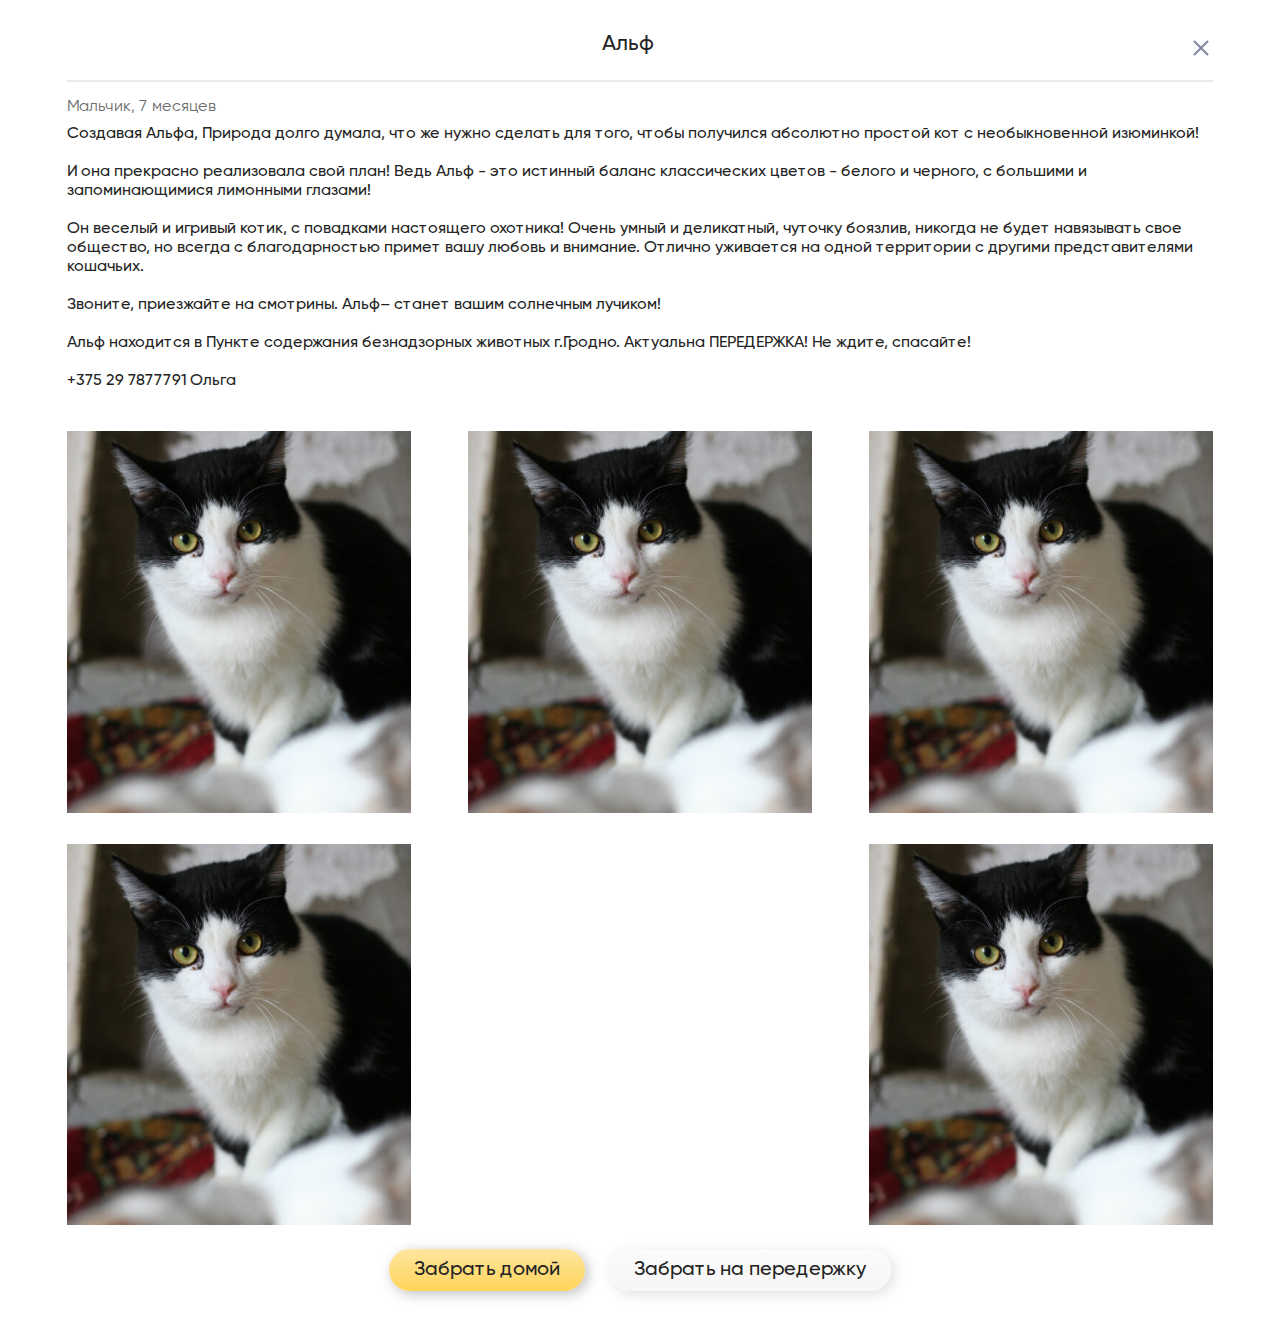
<file: src/pet.html>
<!DOCTYPE html>
<html lang="en">

<head>
  <meta charset="UTF-8">
  <meta http-equiv="X-UA-Compatible" content="IE=edge">
  <meta name="viewpo rt" content="width=device-width, initial-scale=1.0">
  <link rel="stylesheet" href="assets/styles/style.css">
  <link rel="stylesheet" href="./assets/fonts/Gilroy/Gilroy.css">
  <link rel="stylesheet" href="assets/styles/pet.css">
  <title>Document</title>
</head>

<body>
  <div class="wrapper">
    <div class="headline">
      <h1 class="title">
        Альф
      </h1>

      <svg width="24" height="24" viewBox="0 0 24 24" fill="none" xmlns="http://www.w3.org/2000/svg">
        <path fill-rule="evenodd" clip-rule="evenodd"
          d="M12 10.5858L18.364 4.22186L19.7782 5.63607L13.4143 12L19.7782 18.364L18.364 19.7782L12 13.4142L5.63608 19.7782L4.22187 18.364L10.5858 12L4.22187 5.63607L5.63608 4.22186L12 10.5858Z"
          fill="#81869C" />
      </svg>
    </div>

    <hr class="headline-underline">

    <p class="meta">
      Мальчик, 7 месяцев
    </p>

    <p class="desc">
      Создавая Альфа, Природа долго думала, что же нужно сделать для того, чтобы получился абсолютно простой кот с
      необыкновенной изюминкой!
    </p> <br>
    <p class="desc">
      И она прекрасно реализовала свой план! Ведь Альф - это истинный баланс классических цветов - белого и черного, с
      большими и запоминающимися лимонными глазами!
    </p> <br>
    <p class="desc">
      Он веселый и игривый котик, с повадками настоящего охотника! Очень умный и деликатный, чуточку боязлив, никогда не
      будет навязывать свое общество, но всегда с благодарностью примет вашу любовь и внимание. Отлично уживается на
      одной территории с другими представителями кошачьих.
    </p> <br>
    <p class="desc">
      Звоните, приезжайте на смотрины. Альф– станет вашим солнечным лучиком!
    </p> <br>
    <p class="desc">
      Альф находится в Пункте содержания безнадзорных животных г.Гродно. Актуальна ПЕРЕДЕРЖКА! Не ждите, спасайте!

    </p> <br>

    <p class="desc">
      +375 29 7877791 Ольга
    </p>

    <div class="gallery">
      <img class="skeleton" src="./assets/images/pets/cat1.jpg" alt="Питомец">
      <img class="skeleton" src="./assets/images/pets/cat1.jpg" alt="Питомец">
      <img class="skeleton" src="./assets/images/pets/cat1.jpg" alt="Питомец">
      <img class="skeleton" src="./assets/images/pets/cat1.jpg" alt="Питомец">
      <img class="skeleton" src="./assets/images/pets/cat1.jpg" alt="Питомец">
    </div>

    <div class="pet__btn-group">
      <button class="btn btn--explicit">
        Забрать домой
      </button>
      <button class="btn btn--regular">
        Забрать на передержку
      </button>
    </div>

  </div>
</body>

</html>
</file>
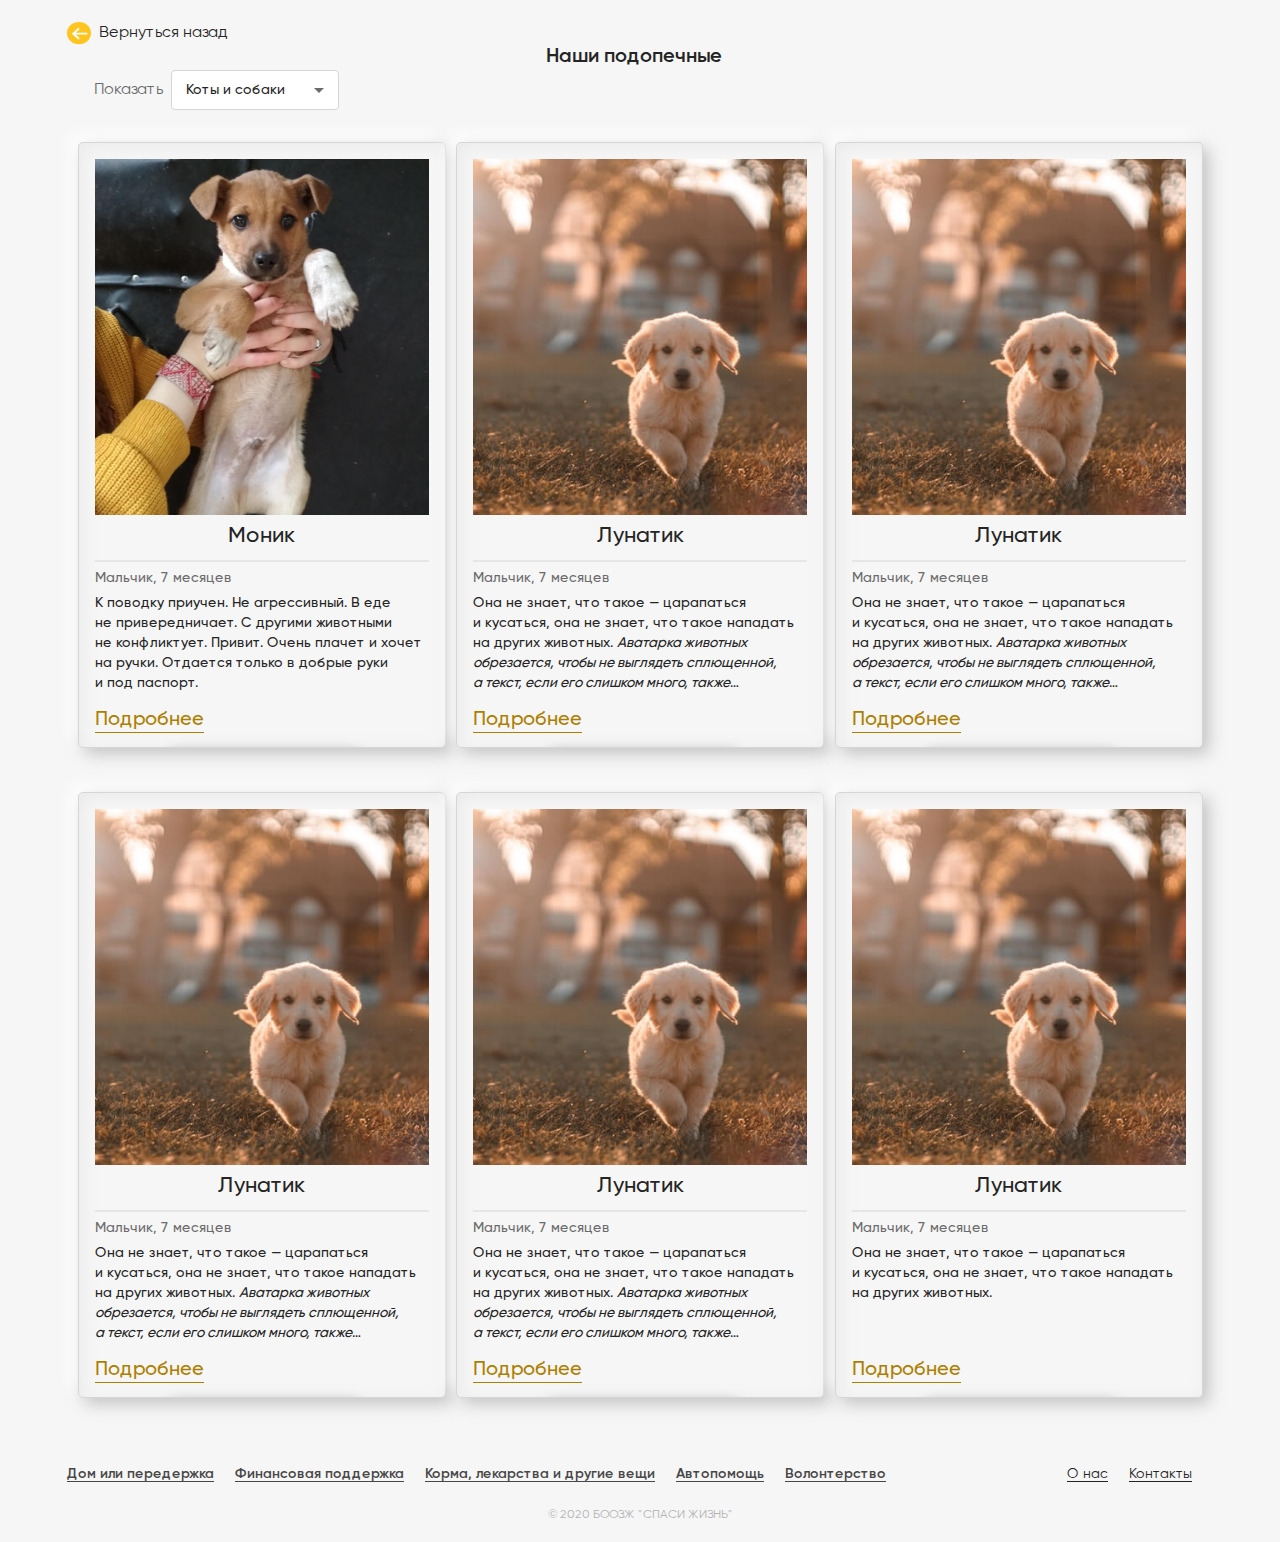
<file: src/pets.html>
<!DOCTYPE html>
<html lang="en">

<head>
  <meta charset="UTF-8">
  <meta name="viewport" content="width=device-width, initial-scale=1.0">
  <link rel="stylesheet" href="assets/styles/style.css">
  <link rel="stylesheet" href="./assets/fonts/Gilroy/Gilroy.css">
  <link rel="stylesheet" href="assets/styles/pets.css">
  <title>Наши подопечные</title>
</head>

<body>
  <header class="pets-header">
    <div class="wrapper">
      <div class="pets-header__arrow">
        <svg class="arrow-icon" viewBox="0 0 24 23" fill="none" xmlns="http://www.w3.org/2000/svg">
          <ellipse cx="12" cy="11.1362" rx="12" ry="11.0454" fill="#FFC41E" />
          <path
            d="M20.3998 10.8204V12.5561H8.6998L12.5998 16.0275L11.6248 17.7632L4.7998 11.6883L11.6248 5.61328L12.5998 7.34899L8.6998 10.8204H20.3998Z"
            fill="white" />
        </svg>

        <p>
          Вернуться назад
        </p>
      </div>

      <h1 class="pets-header__title">
        Наши подопечные
      </h1>

      <form class="pets-header__select">
        <label for="pets-dropdown">Показать</label>

        <select id="pets-dropdown">
          <option value="1">Коты и собаки</option>
          <option value="2">Коты</option>
          <option value="3">Собаки</option>
        </select>
      </form>
    </div>
  </header>

  <main class="main">
    <div class="wrapper">
      <ul class="pets-section__catalog">
        <li>
          <article class="pets-section__card">
            <div class="avatar-wrapper">
              <img class="avatar" src="assets/images/pets/dog1.jpg">
            </div>
            <header>
              <h4 class="pet-name">
                Моник
              </h4>
              <p class="pet-meta">
                Мальчик, 7 месяцев
              </p>
            </header>
            <p class="pet-desc">
              К&nbsp;поводку приучен. Не&nbsp;агрессивный. В&nbsp;еде не&nbsp;привередничает. С&nbsp;другими животными
              не&nbsp;конфликтует. Привит.
              Очень плачет и&nbsp;хочет на&nbsp;ручки. Отдается только в&nbsp;добрые руки и&nbsp;под паспорт.
            </p>

            <a href="pet.html" class="link--pets link">Подробнее</a>

            <div class="pets-section__btn-group">
              <button class="btn btn--explicit">
                Забрать домой
              </button>
              <button class="btn btn--regular">
                Забрать на передержку
              </button>
            </div>
          </article>
        </li>

        <li>
          <article class="pets-section__card">
            <div class="avatar-wrapper">
              <img class="avatar" src="assets/images/pets/dog2.jpg">
            </div>
            <header>
              <h4 class="pet-name">
                Лунатик
              </h4>
              <p class="pet-meta">
                Мальчик, 7 месяцев
              </p>
            </header>
            <p class="pet-desc">
              Она не&nbsp;знает, что такое&nbsp;&mdash; царапаться и&nbsp;кусаться, она не&nbsp;знает, что такое
              нападать на&nbsp;других животных.
              <i>Аватарка животных обрезается, чтобы не&nbsp;выглядеть сплющенной, а&nbsp;текст, если его слишком
                много, также
                обрезается и&nbsp;оканчивается многоточием.</i>
            </p>

            <a href="pet.html" class="link--pets link">Подробнее</a>

            <div class="pets-section__btn-group">
              <button class="btn btn--explicit">
                Забрать домой
              </button>
              <button class="btn btn--regular">
                Забрать на передержку
              </button>
            </div>
          </article>
        </li>

        <li>
          <article class="pets-section__card">
            <div class="avatar-wrapper">
              <img class="avatar" src="assets/images/pets/dog2.jpg">
            </div>
            <header>
              <h4 class="pet-name">
                Лунатик
              </h4>
              <p class="pet-meta">
                Мальчик, 7 месяцев
              </p>
            </header>
            <p class="pet-desc">
              Она не&nbsp;знает, что такое&nbsp;&mdash; царапаться и&nbsp;кусаться, она не&nbsp;знает, что такое
              нападать на&nbsp;других животных.
              <i>Аватарка животных обрезается, чтобы не&nbsp;выглядеть сплющенной, а&nbsp;текст, если его слишком
                много, также
                обрезается и&nbsp;оканчивается многоточием.</i>
            </p>

            <a href="pet.html" class="link--pets link">Подробнее</a>

            <div class="pets-section__btn-group">
              <button class="btn btn--explicit">
                Забрать домой
              </button>
              <button class="btn btn--regular">
                Забрать на передержку
              </button>
            </div>
          </article>
        </li>

        <li>
          <article class="pets-section__card">
            <div class="avatar-wrapper">
              <img class="avatar" src="assets/images/pets/dog2.jpg">
            </div>
            <header>
              <h4 class="pet-name">
                Лунатик
              </h4>
              <p class="pet-meta">
                Мальчик, 7 месяцев
              </p>
            </header>
            <p class="pet-desc">
              Она не&nbsp;знает, что такое&nbsp;&mdash; царапаться и&nbsp;кусаться, она не&nbsp;знает, что такое
              нападать на&nbsp;других животных.
              <i>Аватарка животных обрезается, чтобы не&nbsp;выглядеть сплющенной, а&nbsp;текст, если его слишком
                много, также
                обрезается и&nbsp;оканчивается многоточием.</i>
            </p>

            <a href="pet.html" class="link--pets link">Подробнее</a>

            <div class="pets-section__btn-group">
              <button class="btn btn--explicit">
                Забрать домой
              </button>
              <button class="btn btn--regular">
                Забрать на передержку
              </button>
            </div>
          </article>
        </li>

        <li>
          <article class="pets-section__card">
            <div class="avatar-wrapper">
              <img class="avatar" src="assets/images/pets/dog2.jpg">
            </div>
            <header>
              <h4 class="pet-name">
                Лунатик
              </h4>
              <p class="pet-meta">
                Мальчик, 7 месяцев
              </p>
            </header>
            <p class="pet-desc">
              Она не&nbsp;знает, что такое&nbsp;&mdash; царапаться и&nbsp;кусаться, она не&nbsp;знает, что такое
              нападать на&nbsp;других животных.
              <i>Аватарка животных обрезается, чтобы не&nbsp;выглядеть сплющенной, а&nbsp;текст, если его слишком
                много, также
                обрезается и&nbsp;оканчивается многоточием.</i>
            </p>

            <a href="pet.html" class="link--pets link">Подробнее</a>

            <div class="pets-section__btn-group">
              <button class="btn btn--explicit">
                Забрать домой
              </button>
              <button class="btn btn--regular">
                Забрать на передержку
              </button>
            </div>
          </article>
        </li>

        <li>
          <article class="pets-section__card">
            <div class="avatar-wrapper">
              <img class="avatar" src="assets/images/pets/dog2.jpg">
            </div>
            <header>
              <h4 class="pet-name">
                Лунатик
              </h4>
              <p class="pet-meta">
                Мальчик, 7 месяцев
              </p>
            </header>
            <p class="pet-desc">
              Она не&nbsp;знает, что такое&nbsp;&mdash; царапаться и&nbsp;кусаться, она не&nbsp;знает, что такое
              нападать на&nbsp;других животных.
            </p>

            <a href="pet.html" class="link--pets link">Подробнее</a>

            <div class="pets-section__btn-group">
              <button class="btn btn--explicit">
                Забрать домой
              </button>
              <button class="btn btn--regular">
                Забрать на передержку
              </button>
            </div>
          </article>
        </li>
      </ul>
    </div>
  </main>

  <footer id="footer">
    <div class="wrapper">
      <nav class="footer__nav">
        <ul class="footer__link-list footer__link-list--left">
          <li>
            <a href="#">
              Дом или передержка
            </a>
          </li>
          <li>
            <a href="#">
              Финансовая поддержка
            </a>
          </li>
          <li>
            <a href="#">
              Корма, лекарства и другие вещи
            </a>
          </li>
          <li>
            <a href="#">
              Автопомощь
            </a>
          </li>
          <li>
            <a href="#">
              Волонтерство
            </a>
          </li>
        </ul>

        <ul class="footer__link-list footer__link-list--right">
          <li>
            <a href="#">
              О нас
            </a>
          </li>
          <li>
            <a href="#">
              Контакты
            </a>
          </li>
        </ul>
      </nav>

      <p class="copyright">
        © 2020 БООЗЖ "СПАСИ ЖИЗНЬ"
      </p>
    </div>
  </footer>
</body>

</html>
</file>
<file: assets/fonts/Gilroy/Gilroy.css>
@font-face {
    font-family: 'Gilroy';
    src:
        url('Gilroy-Light.woff2') format('woff2'),
        url('Gilroy-Light.woff') format('woff');
    font-weight: 300;
    font-style: normal;
    font-display: swap;
}

@font-face {
    font-family: 'Gilroy';
    src:
        url('Gilroy-Regular.woff2') format('woff2'),
        url('Gilroy-Regular.woff') format('woff');
    font-weight: normal;
    font-style: normal;
    font-display: swap;
}

@font-face {
    font-family: 'Gilroy';
    src:
        url('Gilroy-Medium.woff2') format('woff2'),
        url('Gilroy-Medium.woff') format('woff');
    font-weight: 500;
    font-style: normal;
    font-display: swap;
}

@font-face {
    font-family: 'Gilroy';
    src:
        url('Gilroy-Semibold.woff2') format('woff2'),
        url('Gilroy-Semibold.woff') format('woff');
    font-weight: 600;
    font-style: normal;
    font-display: swap;
}

@font-face {
    font-family: 'Gilroy';
    src:
        url('Gilroy-Bold.woff2') format('woff2'),
        url('Gilroy-Bold.woff') format('woff');
    font-weight: bold;
    /* 700 */
    font-style: normal;
    font-display: swap;
}
</file>
<file: src/assets/fonts/Gilroy/Gilroy.css>
@font-face {
    font-family: 'Gilroy';
    src:
        url('Gilroy-Light.woff2') format('woff2'),
        url('Gilroy-Light.woff') format('woff');
    font-weight: 300;
    font-style: normal;
    font-display: swap;
}

@font-face {
    font-family: 'Gilroy';
    src:
        url('Gilroy-Regular.woff2') format('woff2'),
        url('Gilroy-Regular.woff') format('woff');
    font-weight: normal;
    font-style: normal;
    font-display: swap;
}

@font-face {
    font-family: 'Gilroy';
    src:
        url('Gilroy-Medium.woff2') format('woff2'),
        url('Gilroy-Medium.woff') format('woff');
    font-weight: 500;
    font-style: normal;
    font-display: swap;
}

@font-face {
    font-family: 'Gilroy';
    src:
        url('Gilroy-Semibold.woff2') format('woff2'),
        url('Gilroy-Semibold.woff') format('woff');
    font-weight: 600;
    font-style: normal;
    font-display: swap;
}

@font-face {
    font-family: 'Gilroy';
    src:
        url('Gilroy-Bold.woff2') format('woff2'),
        url('Gilroy-Bold.woff') format('woff');
    font-weight: bold;
    /* 700 */
    font-style: normal;
    font-display: swap;
}
</file>
<file: src/assets/styles/pet.css>
.headline {
  display: flex;
  width: 100%;
  justify-content: flex-end;
  align-items: center;
}

.title {
  margin: 0 auto;
  font-weight: 500;
}

.cross {
  align-self: flex-start;
}

.headline-underline {
  opacity: 0.5;
  border: 1px solid #D6D6D6;
}

.meta {
  color: #6B6B6B;
}

.desc {
  font-weight: 500;
  font-size: 16px;
}

.gallery {
  display: flex;
  flex-wrap: wrap;
  justify-content: space-between;
}

.pet__btn-group .btn {
  margin: 0 auto;
}

@media (min-width: 320px) {

  body {
    margin: 24px 0 30px;
  }

  .headline {
    height: 36px;
  }

  .headline-underline {
    margin: 14px 0 16px;
  }

  .title {
    font-size: 22px;
    margin-bottom: 8px;
  }

  .meta {
    margin-bottom: 8px;
  }

  .gallery {
    margin: 40px 0 24px;
  }

  .gallery img {
    width: 100%;
  }

  .gallery img:nth-child(1),
  img:nth-child(2),
  img:nth-child(3),
  img:nth-child(4) {
    margin-bottom: 16px;
  }

  .pet__btn-group .btn:first-child {
    margin-bottom: 20px;
  }

  .btn {
    height: 30px;
    padding: 0 25px;
    font-size: 16px;
  }
}

@media (min-width: 640px) {
  .gallery img {
    width: 47%;
  }

  .gallery img:nth-child(1),
  img:nth-child(2),
  img:nth-child(3),
  img:nth-child(4) {
    margin-bottom: 23px;
  }
}

@media (min-width: 768px) {
  body {
    margin: 30px 0 30px;
  }

  .gallery img:nth-child(1),
  img:nth-child(2),
  img:nth-child(3),
  img:nth-child(4) {
    margin-bottom: 31px;
  }

  .btn {
    height: 42px;
    font-size: 20px;
  }
}

@media (min-width: 1024px) {
  .gallery img {
    width: 30%;
  }

  .gallery img:nth-child(4) {
    margin-bottom: 0;
  }

  .pet__btn-group {
    display: flex;
    width: 527px;
    margin: 0 auto;
  }
}
</file>
<file: src/assets/styles/pets.css>
body {
  background: #f6f6f6;
}

.pets-header {
  padding: 22px 0 0;
}

.pets-header .wrapper {
  display: grid;
}

.pets-header__arrow,
.pets-header__select {
  display: flex;
  align-items: center;
}

.pets-header__select {
  width: fit-content;
  margin-left: 27px;
}

#pets-dropdown {
  width: 168px;
  height: 40px;
  border-radius: 4px;
  border: 1px solid #D6D6D6;
  font-weight: 500;
  font-size: 14px;
  padding: 0 14px;
  -webkit-appearance: none;
  -moz-appearance: none;
  -ms-appearance: none;
  appearance: none;
  background: url("data:image/svg+xml,%3Csvg width='24' height='24' viewBox='0 0 24 24' fill='none' xmlns='http://www.w3.org/2000/svg'%3E%3Cmask id='mask0' mask-type='alpha' maskUnits='userSpaceOnUse' x='7' y='10' width='10' height='5'%3E%3Cpath d='M17 10L7 10L12 15L17 10Z' fill='%23539D36'/%3E%3C/mask%3E%3Cg mask='url(%23mask0)'%3E%3Crect width='24' height='24' transform='matrix(-1 -8.74228e-08 -8.74228e-08 1 24 0)' fill='%236B6B6B'/%3E%3C/g%3E%3C/svg%3E%0A") no-repeat 135px center, white;
}

.pets-header__select label {
  color: #6B6B6B;
  margin-right: 8px;
}

.pet-desc {
  margin-bottom: 15px;
}

@media (min-width: 320px) {
  .pets-header .wrapper {
    align-items: center;
    display: grid;
  }

  .arrow-icon {
    width: 24px;
    height: 23px;
  }

  .pets-header__title {
    margin-left: -12px;
    font-size: 20px;
    font-weight: 600;
    text-align: center;
  }

  .pets-header__arrow p {
    display: none;
  }

  .link--pets {
    margin: 0 0 15px;
  }

  .pets-section__catalog li:nth-of-type(1),
  .pets-section__catalog li:nth-of-type(2),
  .pets-section__catalog li:nth-of-type(3) {
    display: block;
  }
}

@media (min-width: 640px) {
  .pets-header .wrapper {}

  .pets-header__arrow {
    width: 161px;
  }

  .pets-header__arrow p {
    display: block;
    margin-left: 8px;
  }

  .pets-header__select {}
}

@media (min-width: 768px) {}

@media (min-width: 1024px) {}

@media (min-width: 1270px) {

  .pets-section__catalog {
    padding-bottom: 43px;
    /* чтобы при наведении на карточку сайт не менял высоту */
  }

  .pets-section__card {
    height: 606px;
    overflow: hidden;
  }

  .pets-section__card:hover {
    height: 749px;
    overflow: unset;
    margin-bottom: -143px;
    border-color: #FFDE89;
    position: relative;
    z-index: 1;
    transition: .3s ease-out;
  }

  .pets-section__card:hover .link--pets {
    margin-bottom: 32px;
  }
}
</file>
<file: assets/styles/style.css>
/* ? STYLE RESET */

* {
  margin: 0;
  padding: 0;
  -webkit-box-sizing: border-box;
  box-sizing: border-box;
}

html {
  font-size: 100%;
}

a {
  text-decoration: none;
  color: inherit;
}

ul>li {
  list-style-type: none;
}

ol>li {
  margin-left: 1em;
}

/* ? STYLES */

/* common page styles and global classes */

body,
button {
  font-family: "Gilroy", "Arial";
  /* font fall-back */
  color: #242424;
  /* самый распространенный цвет текста */
}

button {
  cursor: pointer;
}

.wrapper {
  margin: 0 auto;
}

.wrapper--bg-img {
  position: relative;
}

.bg-img {
  position: absolute;
  right: 0;
}

.lettering {
  position: absolute;
}

.btn {
  display: block;
  border-radius: 58px;
  font-weight: 500;
  text-align: center;
}

.btn--explicit {
  background: linear-gradient(180deg, #FFECB5 0%, #FFE69F 0.01%, #FFD45A 100%);
  box-shadow: 3px 3px 13px rgba(0, 0, 0, 0.25);
  border: none;
}

.btn--regular {
  background: linear-gradient(180deg, #FBFBFB 0%, #F6F6F6 100%);
  box-shadow: 3px 3px 13px rgba(128, 128, 128, 0.25);
  border: none;
}

.link {
  display: block;
  width: -webkit-fit-content;
  width: -moz-fit-content;
  width: fit-content;
  font-weight: 500;
  font-size: 20px;
  color: #AD7F00;
  border-bottom: 1px solid #AD7F00;
  margin: 0 auto;
}

.link:hover {
  color: #523C00;
  border-color: #523C00;
}

.link:active {
  color: #F6B400;
  border-color: #F6B400;
}

/* ? header */

.bg-grey {
  background: #f6f6f6;
  /* серый фон для секций и сепараторов */
}

.hamburger-menu,
.menu-group,
.header__socials,
.top-section__title,
.top-section__subtitle,
.top-section__desc,
.top-section__text,
.top-section__btn {
  position: relative;
  /* Чтобы контент вылез перед картинкой */
}

.header .wrapper {
  -webkit-box-pack: justify;
  -ms-flex-pack: justify;
  justify-content: space-between;
}

.header .wrapper,
.header__right {
  -webkit-box-align: center;
  -ms-flex-align: center;
  align-items: center;
  display: -webkit-box;
  display: -ms-flexbox;
  display: flex;
}

.menu-group {
  display: none;
}

.menu-group__link {
  margin-right: 32px;
  font-weight: 600;
}

.menu-group__link:hover {
  /* font-weight: 700; */
  /* жирность сдвигает текст при наведении */
  color: #000;
  border-bottom: 1px solid #000;
}

.menu-group__link:active {
  /* font-weight: 700; */
  color: #6B6B6B;
  border-bottom: 1px solid #6b6b6b;
}

.socials {
  display: -webkit-box;
  display: -ms-flexbox;
  display: flex;
  width: -webkit-fit-content;
  width: -moz-fit-content;
  width: fit-content;
}

.social-icon {
  display: block;
  position: relative;
  border-radius: 50%;
}

.social-icon--explicit {
  background: linear-gradient(144.1deg, #FFE193 12.45%, #FFC93F 89.31%);
  box-shadow: 7px 7px 16px rgba(204, 151, 0, 0.6), -4px -4px 8px #FFDB7E, inset 13px 22px 8px #F1C74F;
}

.social-icon--regular {
  background: linear-gradient(144.1deg, #FFFFFF 12.45%, #FBFBFB 89.31%);
  box-shadow: 7px 7px 16px rgba(213, 213, 213, 0.6), -6px -6px 8px #FFFFFF, inset 13px 22px 8px #F3F3F3;
}

.social-icon__circle {
  position: absolute;
  width: 78%;
  height: 78%;
  border-radius: 50%;
  top: 50%;
  left: 50%;
  transform: translate(-50%, -50%);
}

.social-icon__circle--explicit {
  background: linear-gradient(150.26deg, #FFE28F 6.75%, #ECBD37 91.17%);
  box-shadow: 3px 3px 13px #C18F00;
}

.social-icon:hover .social-icon__circle--explicit {
  background: linear-gradient(150.26deg, #FFEAAD 6.75%, #FCE6A7 45.73%, #FFC726 91.17%);
  box-shadow: 3px 3px 13px #C18F00;
}

.social-icon:active .social-icon__circle--explicit {
  background: linear-gradient(150.26deg, #FFDA71 6.75%, #FFCD40 43.24%, #FBC11B 91.17%);
  box-shadow: 2px 2px 6px #C18F00, inset 3px 3px 10px rgba(199, 129, 0, 0.59);
}

.social-icon__circle--regular {
  background: linear-gradient(145.67deg, #FFFFFF 15.39%, #E4E4E4 88.3%);
  box-shadow: 3px 3px 13px #B1B1B1;
}

.social-icon:hover .social-icon__circle--regular {
  background: linear-gradient(145.67deg, #FFFFFF 15.39%, #FAFAFA 54.13%, #DADADA 88.3%);
  box-shadow: 3px 3px 13px #A3A3A3;
}

.social-icon__logo {
  position: absolute;
  width: 61%;
  height: 61%;
  top: 50%;
  left: 50%;
  transform: translate(-50%, -50%);
}

.social-icon__logo--explicit {
  filter: drop-shadow(0px 0px 6px #D19B00);
  fill: #f6f6f6;
}

.social-icon:hover .social-icon__logo--explicit {
  fill: #FFFFFF;
  filter: drop-shadow(0px 1px 3px rgba(144, 93, 0, 0.49));
}

.social-icon:active .social-icon__logo--explicit {
  fill: #F2F2F2;
  filter: drop-shadow(0px 0px 5px #D19B00);
}

.social-icon__logo--regular {
  /* filter: none; */
  fill: #E8A700;
}

.social-icon:hover .social-icon__logo--regular {
  fill: #FFB800;
}

.social-icon:active .social-icon__logo--regular {
  fill: #E8A700;
}

/* ? top-section */

.top-section__title {
  font-weight: 700;
}

.top-section__subtitle {
  color: #6b6b6b;
  font-weight: 300;
}

.top-section__desc {
  color: #474747;
  font-weight: 600;
}

.top-section__text {
  color: #c78100;
  font-weight: 600;
}

/* ? desc-section */

.side-image-wrapper {
  position: relative;
}

.side-image-wrapper::before {
  content: '';
  width: 100vw;
  position: absolute;
  right: 50%;
  top: 0;
  bottom: 0;
  background-color: #FFC41E;
}

.side-image-wrapper__main-image {
  position: relative;
}

.side-image-wrapper__main-image--desc-section::after {
  background: url(../images/side-images/dog1.jpg);
  background-size: 100% 100%;
}

.side-image-wrapper__secondary-image {
  position: absolute;
  top: auto;
  left: auto;
  bottom: -3%;
  right: -6%;
  width: 47%;
}

.side-image-wrapper__secondary-image--desc-section::after {
  background: url(../images/side-images/cat1.jpg);
  background-size: 100% 100%;
}

.circle-image {
  border-radius: 50%;
  overflow: hidden;
}

.circle-image::after {
  content: '';
  display: block;
  padding-bottom: 100%;
  height: 0;
}

.desc-section__title {
  font-weight: 600;
  text-align: center;
  color: #C78100;
}

/* ? help-section */

.help-section__title {
  font-weight: 300;
  text-align: center;
}

.help-section__list {
  display: -webkit-box;
  display: -ms-flexbox;
  display: flex;
  -ms-flex-wrap: wrap;
  flex-wrap: wrap;
  -webkit-box-pack: space-evenly;
  -ms-flex-pack: space-evenly;
  justify-content: space-evenly;
}

.help-section__list p {
  /* Возможно для этого p нужно придумать название класса по БЭМ */
  text-align: center;
  font-weight: 500;
  color: #474747;
}

/* вставка декоративных иконок */

.home-icon {
  background: url(../images/icons/home.svg) no-repeat;
}

.charity-icon {
  background: url(../images/icons/charity.svg) no-repeat;
}

.medicine-icon {
  background: url(../images/icons/medicine.svg) no-repeat;
}

.delivery-icon {
  background: url(../images/icons/delivery.svg) no-repeat;
}

.care-icon {
  background: url(../images/icons/care.svg) no-repeat;
}

.help-section__icon-wrapper {
  display: block;
  border-radius: 50%;
  border: 2px solid #FFC41E;
  margin: 0 auto;
  /* размеры и позиционирование иконок в секции "Как помочь" */
  background-size: 60% 60%;
  background-position: 50%;
}

.help-section__icon-wrapper:hover {
  background-color: #FFFFFF;
  box-shadow: 0px 2px 4px #CCCCCC;
}

.help-section__icon-wrapper:active {
  background-color: #F8ECCB;
  box-shadow: none;
}

/* ? separators */

.separator {
  display: -webkit-box;
  display: -ms-flexbox;
  display: flex;
  -webkit-box-align: center;
  -ms-flex-align: center;
  align-items: center;
}

.separator::before,
.separator::after {
  content: "";
  -webkit-box-flex: 1;
  -ms-flex: 1;
  flex: 1;
  /* для того, чтобы сепараторы занимали все свободное пространство */
  height: 2px;
  background-color: #EEBF3A;
}

.separator__icon {
  background-size: 100% 100%;
}

/* ? home-section */

.home-section__block h3 {
  font-weight: 600;
}

/* ? pets-section */

.pets-section__title {
  font-weight: 300;
  text-align: center;
}

.pets-section__catalog {
  display: -webkit-box;
  display: -ms-flexbox;
  display: flex;
  -ms-flex-wrap: wrap;
  flex-wrap: wrap;
  -webkit-box-pack: space-evenly;
  -ms-flex-pack: space-evenly;
  justify-content: space-evenly;
}

.pets-section__card {
  background: #fff;
  border: 1px solid #D6D6D6;
  border-radius: 5px;
  margin-right: auto;
  /* ! объединить свойства */
  margin-left: auto;
}

.avatar-wrapper {
  overflow: hidden;
}

.avatar {
  width: 100%;
  height: 100%;
  -o-object-fit: cover;
  object-fit: cover;
  /* чтобы картинку не плющило (обрезание картинки) */
}

/* ? pets avatars animation */

/* .avatar:not(:hover) {
  -moz-transform: scale(1);
  -webkit-transform: scale(1);
  -o-transform: scale(1);
  -ms-transform: scale(1);
  -webkit-transform: scale(1);
  transform: scale(1);

  -webkit-transition: all .4s ease-in-out;
  -moz-transition: all .4s ease-in-out;
  -ms-transition: all .4s ease-in-out;
  transition: all .4s ease-in-out;
}

.avatar:hover {
  -moz-transform: scale(11);
  -webkit-transform: scale(1.1);
  -o-transform: scale(1.1);
  -ms-transform: scale(1.1);
  -webkit-transform: scale(1.1);
  transform: scale(1.15);

  filter: brightness(85%);

  -webkit-transition: all .3s ease-in-out;
  -moz-transition: all .3s ease-in-out;
  -ms-transition: all .3s ease-in-out;
  transition: all .3s ease-in-out;
} */

/* ? */

.pet-name {
  font-weight: 500;
  font-size: 22px;
  text-align: center;
  border-bottom: 2px solid rgba(214, 214, 214, 0.5);
}

.pet-meta {
  font-weight: 500;
  font-size: 14px;
  color: #6B6B6B;
}

.pet-desc {
  height: 100px;
  -webkit-line-clamp: 5;
  /* ? Число отображаемых строк */
  display: -webkit-box;
  /* ? Включаем флексбоксы */
  -webkit-box-orient: vertical;
  /* ? Вертикальная ориентация */
  overflow: hidden;
  /* ? Обрезаем всё за пределами блока */
  font-weight: 500;
  font-size: 14px;
  line-height: 20px;
  margin: 6px 0 35px;
  /* ? на мобилке нижний отступ 34px по макету, но я это проигнорировал */
}

.pets-section__btn-group .btn {
  font-size: 18px;
  margin: 0 auto;
}

.link--pets-section::after {
  content: "";
  position: absolute;
  width: 10px;
  height: 18px;
  background: url(../images/arrow.svg);
  margin: 3px 0 0 16px;
}

.promotion-block {
  -webkit-box-align: center;
  -ms-flex-align: center;
  align-items: center;
}

.promotion-block p {
  color: #242424;
}

/* ? charity-section */

.charity-section__title {
  font-weight: 600;
  text-align: center;
}

.charity-section__desc {
  font-weight: 500;
  color: #6B6B6B;
  text-align: center;
}

.charity-section__block-title {
  font-weight: 300;
}

/* ? medicine-section */

#medicine-section .medicine-section__list-item::before {
  content: '•';
}

.medicine-section__block-list {
  margin-bottom: 24px;
}

.medicine-section__title {
  font-weight: 600;
}

.color-b6b6b6 {
  color: #6B6B6B;
}

/* ? delivery-section */

.delivery-section__title {
  font-weight: 600;
}

/* ? volunteering-section */

.side-image-wrapper__main-image--volunteering-section::after {
  background: url(../images/side-images/dog2.jpg);
  background-size: 100% 100%;
}

.volunteering-section__title {
  font-weight: 600;
  text-align: center;
}

.volunteering-section__btn {
  font-size: 18px;
}

/* ? news-section */

.news-section__title {
  font-weight: 600;
  text-align: center;
}

.news-block {
  display: -webkit-box;
  display: -ms-flexbox;
  display: flex;
}

/* ? about-section */

.about-section__title {
  font-weight: 600;
  text-align: center;
}

.about-section__text {
  font-weight: 500;
}

.about-section__subtitle {
  font-weight: 400;
}

.about-section__socials-block p {
  color: #6B6B6B;
}

/* ? footer */

.footer__nav {
  display: -webkit-box;
  display: -ms-flexbox;
  display: flex;
  -webkit-box-pack: justify;
  -ms-flex-pack: justify;
  justify-content: space-between;
}

.footer__link-list--left,
.footer__link-list--right {
  display: -webkit-box;
  display: -ms-flexbox;
  display: flex;
  -webkit-box-orient: vertical;
  -webkit-box-direction: normal;
  -ms-flex-direction: column;
  flex-direction: column;
  -ms-flex-wrap: wrap;
  flex-wrap: wrap;
}

.footer__link-list li:not(:last-child) {
  margin-bottom: 20px;
}

.footer__link-list li a {
  font-size: 14px;
}

.footer__link-list--left li a {
  font-weight: 600;
  color: #474747;
  border-bottom: 1px solid #474747;
}

.footer__link-list--left li a:hover {
  color: #AD7F00;
  border-color: #AD7F00;
}

.footer__link-list--left li a:active {
  color: #474747;
  border-color: #474747;
}

.footer__link-list--right li a {
  border-bottom: 1px solid #242424;
}

.footer__link-list--right li a:hover {
  color: #AD7F00;
  border-color: #AD7F00;
}

.footer__link-list--right li a:active {
  color: #474747;
  border-color: #474747;
}

.copyright {
  font-size: 12px;
  color: #B3B3B3;
  text-align: center;
}

/* ? banner-section */

.banner-section {
  background: no-repeat center center / cover url(../images/dog.jpg);
}

.banner-section__side-container {
  position: relative;
}

.banner-section__side-bg {
  position: absolute;
  width: 100%;
  height: 100%;
  border-radius: 0 50% 50% 0;
  background: #322D1E;
  mix-blend-mode: soft-light;
}

.banner-section__text {
  position: absolute;
  font-weight: 700;
  color: #fff;
  /* выравнивание посередине абсолютно спозиционированного элемента (хорошая практика) */
  top: 50%;
  transform: translateY(-50%);
  -webkit-transform: translateY(-50%);
  -moz-transform: translateY(-50%);
  -ms-transform: translateY(-50%);
  -o-transform: translateY(-50%);
}

.banner-section__text::after {
  content: "";
  position: absolute;
  bottom: 0;
  background: url(../images/paw.svg);
  background-size: 100% 100%;
  transform: translateY(10%);
  -webkit-transform: translateY(10%);
  -moz-transform: translateY(10%);
  -ms-transform: translateY(10%);
  -o-transform: translateY(10%);
}

/* ! --------------- RESPONSIVE LAYOUT --------------- */

@media (min-width: 320px) {
  .wrapper {
    width: 300px;
  }

  .lettering {
    width: 217px;
    height: 118px;
    margin-top: 274px;
    left: 0;
  }

  /* * header */

  .header {
    padding: 24px 0 20px;
  }

  .social-icon {
    width: 42px;
    height: 42px;
  }

  .header__socials .socials__item:first-child {
    margin-right: 22px;
  }

  /* * top-section */

  #top-section {
    padding-bottom: 28px;
  }

  .top-section__title {
    font-size: 30px;
  }

  .top-section__subtitle {
    font-size: 12px;
    width: 211px;
    margin-bottom: 20px;
  }

  .top-section__desc {
    width: 158px;
    font-size: 14px;
    margin-bottom: 92px;
    line-height: 19.6px;
  }

  .top-section__text {
    width: 300px;
    text-align: center;
    margin: 0 auto 20px;
  }

  .top-section__btn {
    width: 194px;
    height: 30px;
    font-size: 18px;
    line-height: 30px;
    color: #000;
    margin: 0 auto;
  }

  /* * desc-section */

  #desc-section {
    padding: 16px 0;
  }

  .side-image-wrapper {
    width: 193px;
    margin-left: 16px;
  }

  .side-image-wrapper--desc {
    margin-bottom: 32px;
  }

  .circle-image--big {
    border: 10px solid #FFC41E;
  }

  .circle-image--small {
    border: 3px solid #EEBF3A;
  }

  .desc-section__title {
    line-height: 19.2px;
    font-size: 16px;
    margin-bottom: 16px;
  }

  .desc-section__text {
    line-height: 19.6px;
    font-size: 14px;
  }

  .desc-section__content p:first-of-type {
    margin-bottom: 16px;
  }

  /* * help-section */

  #help-section {
    padding: 32px 0 40px;
  }

  .help-section__title {
    font-size: 18px;
  }

  .help-section__item {
    width: 142px;
    margin-top: 24px;
  }

  .help-section__icon-wrapper {
    width: 80px;
    height: 80px;
  }

  .help-section__list p {
    /* TODO Возможно для этого p нужно придумать название класса по БЭМ */
    margin-top: 8px;
    font-size: 14px;
    line-height: 20px;
  }

  /* * separators */

  .separator__icon {
    width: 54px;
    height: 52px;
    margin: 0 45px;
  }

  /* * home-section */

  #home-section {
    padding: 24px 0 40px;
  }

  .home-section__block:first-child {
    margin-bottom: 32px;
  }

  .home-section__block h3 {
    font-size: 16px;
    text-align: center;
    margin-bottom: 16px;
  }

  .home-section__block p {
    font-size: 14px;
    line-height: 19.6px;
  }

  /* * pets-section */

  #pets-section {
    padding-bottom: 26px;
    /* ? в этой секции сделал отступы, немного отличные от макета */
  }

  .pets-section__title {
    font-size: 20px;
  }

  .pets-section__catalog {
    padding: 16px 0 30px;
    /* ? 22 + 8 нижний отступ, так как высота строки у ссылки увеличивает его */
  }

  .pets-section__card {
    width: 300px;
    padding: 14px 14px 18px;
  }

  .pets-section__catalog li {
    margin-bottom: 22px;
  }

  .pets-section__catalog li:last-child {
    margin-bottom: unset;
    /* ? обнуляем (unset) последний нижний отступ на всех брейкпоинтах так, чтобы остались только отступы между карточками */
  }

  .pets-section__catalog li:nth-of-type(1),
  .pets-section__catalog li:nth-of-type(2),
  .pets-section__catalog li:nth-of-type(3) {
    display: none;
    /* ? на мобильной версии скрываем 3 первых карточки (остется 3 последних) */
  }

  .avatar-wrapper {
    height: 284px;
    margin-bottom: 12px;
  }

  .pet-name {
    padding-bottom: 6px;
  }

  .pet-meta {
    margin-top: 6px;
  }

  .pets-section__btn-group .btn {
    height: 30px;
  }

  .pets-section__btn-group .btn:first-child {
    width: 174px;
    margin-bottom: 20px;
  }

  .pets-section__btn-group .btn:last-child {
    width: 242px;
  }

  .link--pets-section {
    margin-bottom: 48px;
    /* * 40 + 8 нижний отступ, так как высота строки у ссылки увеличивает его */
  }

  .promotion-block p {
    font-size: 14px;
    line-height: 19.6px;
  }

  .pets-section__socials {
    margin: 6px auto 0;
  }

  .pets-section__socials .socials__item:first-child {
    margin-right: 48px;
  }

  /* * charity-section */

  #charity-section {
    padding: 16px 0;
  }

  .separator--charity {
    margin-bottom: 24px;
  }

  .charity-section__title {
    font-size: 16px;
    line-height: 24px;
    margin-bottom: 16px;
  }

  .charity-section__desc {
    line-height: 24px;
    margin-bottom: 40px;
  }

  .charity-section__block-title {
    font-size: 20px;
    line-height: 24px;
    margin-bottom: 16px;
  }

  .charity-section__block-text {
    font-size: 14px;
  }

  .charity-section__block-list li:first-child .charity-section__block-text {
    line-height: 25px;
  }

  .charity-section__block-list li:last-child .charity-section__block-text {
    line-height: 19.6px;
  }

  .charity-section__btn {
    width: 194px;
    height: 30px;
    line-height: 30px;
    font-size: 18px;
    margin: 16px auto 0;
  }

  .charity-section__block-list>li:first-child {
    margin-bottom: 32px;
  }

  /* * medicine-section */

  #medicine-section {
    padding: 32px 0 48px;
  }

  .separator--medicine {
    margin-bottom: 24px;
  }

  .medicine-section__block-list>li:not(:last-child) {
    margin-bottom: 40px;
  }

  .medicine-section__title {
    margin-bottom: 16px;
  }

  .medicine-section__text {
    font-size: 14px;
    line-height: 19.6px;
  }

  .bolder {
    font-weight: 500;
  }

  /* * delivery-section */

  #delivery-section {
    padding: 29px 0 43px;
  }

  .delivery-section__title {
    font-size: 16px;
    text-align: center;
    margin-bottom: 18.5px;
  }

  .delivery-section__text {
    font-size: 14px;
    line-height: 19.6px;
    margin-bottom: 16px;
  }

  .delivery-section__btn {
    height: 30px;
    width: 194px;
    line-height: 30px;
    font-size: 18px;
    margin: 0 auto;
  }

  /* * volunteering-section */

  #volunteering-section {
    padding: 27px 0 32px;
  }

  .side-image-wrapper--volunteering {
    margin-bottom: 24px;
  }

  .volunteering-section__title {
    font-size: 16px;
    line-height: 24px;
    margin-bottom: 16px;
  }

  .volunteering-section__text {
    font-size: 14px;
    line-height: 19.6px;
    margin-bottom: 16px;
  }

  .volunteering-section__btn {
    width: 193px;
    height: 30px;
    line-height: 30px;
    margin: 0 auto;
  }

  /* * news-section */

  #news-section {
    padding: 18px 0 24px;
  }

  .news-section__title {
    font-size: 16px;
    margin-bottom: 24px;
  }

  .news-section__content {
    margin-bottom: 24px;
  }

  .news-section__content li:first-child {
    margin-bottom: 24px;
  }

  .news-block {
    -webkit-box-align: start;
    -ms-flex-align: start;
    align-items: flex-start;
  }

  .news-block__img {
    width: 79px;
    margin-right: 16px;
  }

  .news-block__text {
    font-size: 14px;
    line-height: 19.6px;
  }

  /* * about-section */

  #about-section {
    padding: 32px 0 24px;
  }

  .about-section__title {
    font-size: 16px;
    line-height: 24px;
    margin-bottom: 24px;
  }

  .about-section__text {
    font-size: 14px;
    line-height: 20px;
    margin-bottom: 32px;
  }

  .about-section__subtitle {
    font-size: 18px;
    line-height: 23px;
    margin-bottom: 16px;
  }

  .about-section__contacts {
    font-size: 14px;
    line-height: 19.6px;
    margin-bottom: 24px;
  }

  .about-section__socials-block {
    display: -webkit-box;
    display: -ms-flexbox;
    display: flex;
    -webkit-box-pack: justify;
    -ms-flex-pack: justify;
    justify-content: space-between;
    -webkit-box-align: center;
    -ms-flex-align: center;
    align-items: center;
  }

  .about-section__socials-block p {
    width: 211px;
    line-height: 22.4px;
  }

  .about-section__socials .socials__item:first-child {
    margin-right: 24px;
  }

  /* * footer */

  #footer {
    padding: 24px 0 16px;
  }

  .footer__nav {
    margin-bottom: 24px;
  }

  .footer__link-list--right {
    -webkit-box-align: end;
    -ms-flex-align: end;
    align-items: flex-end;
  }

  /* * banner-section */

  .banner-section {
    padding: 39px 0 16px;
  }

  .banner-section__side-container {
    height: 212px;
    width: 251px;
  }

  .banner-section__text {
    font-size: 30px;
    margin-left: 30px;
  }

  .banner-section__text::after {
    width: 42px;
    height: 42px;
    margin-left: 6px;
  }
}

@media (min-width: 640px) {
  .wrapper {
    width: 458px;
    /* или 382px, на макете по-разному */
  }

  .lettering {
    width: 385px;
    height: 210px;
    margin-top: 178px;
    margin-left: -112px;
    left: unset;
  }

  /* * top-section */

  #top-section__top-section {
    padding-bottom: 47px;
  }

  .top-section__subtitle {
    width: 282px;
  }

  .top-section__desc {
    width: 282px;
    margin-bottom: 152px;
  }

  .top-section__text {
    width: 381px;
  }

  /* * desc-section */

  #desc-section .wrapper {
    width: 382px;
  }

  .side-image-wrapper {
    margin-left: 77px;
  }

  /* * pets-section */

  .promotion-block p {
    /* ! Название по БЭМ? */
    width: 382px;
    margin: 0 auto;
  }

  /* * charity-section */

  #charity-section .wrapper {
    width: 382px;
  }

  /* * medicine-section */

  #medicine-section .wrapper {
    width: 382px;
  }

  /* * delivery-section */

  #delivery-section .wrapper {
    width: 382px;
  }

  /* * volunteering-section */

  #volunteering-section .wrapper {
    width: 382px;
  }

  /* * news-section */

  #news-section .wrapper {
    width: 382px;
  }

  /* * about-section */

  #about-section .wrapper {
    width: 382px;
  }

  .about-section__socials-block p {
    width: 282px;
  }

  .about-section__socials .socials__item:first-child {
    margin-right: 28px;
  }

  /* * footer */

  #footer .wrapper {
    width: 382px;
  }

  /* * banner-section */

  .banner-section {
    padding: 74px 0 74px;
  }
}

/* Здесь ничего не писать! */
@media (max-width: 768px) {

  /* чтобы прижать картинку к краю */
  .wrapper--bg-img {
    width: 100%;
  }
}

@media (min-width: 768px) {
  .wrapper {
    width: 548px;
  }

  .lettering {
    width: 423px;
    height: 230px;
    margin-top: 200px;
  }

  /* * header */

  .header {
    padding-bottom: 12px;
  }

  .header__socials {
    margin-right: 47px;
  }

  .social-icon {
    width: 52px;
    height: 52px;
  }

  .header__socials .socials__item:first-child {
    margin-right: 28px;
  }

  /* * top-section */

  #top-section {
    padding-bottom: 42px;
  }

  .top-section__title {
    font-size: 42px;
    margin-bottom: 6px;
  }

  .top-section__subtitle {
    font-size: 14px;
    width: 311px;
    margin-bottom: 8px;
  }

  .top-section__desc {
    width: 311px;
    margin-bottom: 40px;
  }

  .top-section__text {
    width: 204px;
    text-align: start;
    margin: 0 0 44px;
  }

  .top-section__btn {
    width: 182px;
    height: 42px;
    font-size: 20px;
    line-height: 42px;
    margin: 0;
  }

  /* * desc-section */

  #desc-section {
    padding: 24px 0;
  }

  #desc-section .wrapper {
    width: 548px;
    display: -webkit-box;
    display: -ms-flexbox;
    display: flex;
    -webkit-box-pack: justify;
    -ms-flex-pack: justify;
    justify-content: space-between;
    -webkit-box-align: start;
    -ms-flex-align: start;
    align-items: flex-start;
  }

  .side-image-wrapper {
    width: 273px;
    margin-left: -44px;
  }

  .side-image-wrapper--desc {
    margin-bottom: unset;
  }

  .circle-image--big {
    border: 14.5px solid #FFC41E;
  }

  .circle-image--small {
    border: 5px solid #EEBF3A;
  }

  .desc-section__content {
    width: 264px;
  }

  .desc-section__title {
    line-height: 24px;
    font-size: 20px;
    margin-bottom: 24px;
  }

  /* * help-section */

  #help-section {
    padding: 64px 0 54px;
  }

  .help-section__title {
    font-size: 24px;
  }

  .help-section__item {
    width: 140px;
    margin-top: 32px;
  }

  .help-section__icon-wrapper {
    width: 110px;
    height: 110px;
  }

  .help-section__list p {
    /* TODO Возможно для этого p нужно придумать название класса по БЭМ */
    margin-top: 20px;
  }

  /* * separators */

  .separator__icon {
    width: 64px;
    height: 62px;
    /* по макету здесь должен быть отступ 25px, а не 45px */
  }

  /* * home-section */

  #home-section {
    padding: 40px 0 48px;
  }

  #home-section .wrapper {
    display: -webkit-box;
    display: -ms-flexbox;
    display: flex;
    -webkit-box-pack: space-evenly;
    -ms-flex-pack: space-evenly;
    justify-content: space-evenly;
  }

  .home-section__block {
    width: 189px;
  }

  .home-section__block:first-child {
    margin-bottom: 0;
    /* убираем отступ снизу левого блока */
  }

  .home-section__block h3 {
    height: 54px;
    font-size: 20px;
    text-align: start;
    margin-bottom: 8px;
  }

  /* * pets-section */

  #pets-section {
    padding-bottom: 74px;
    /* в этой секции сделал отступы, немного отличные от макета */
  }

  .pets-section__catalog {
    padding: 24px 0 20px;
    /* 12 + 8 нижний отступ, так как высота строки у ссылки увеличивает его */
  }

  .pets-section__card {
    width: 368px;
    padding: 16px 16px 20px;
  }

  .pets-section__catalog li {
    margin-bottom: 44px;
  }

  .avatar-wrapper {
    height: 356px;
    margin-bottom: 8px;
  }

  .pets-section__title {
    font-size: 24px;
  }

  .pet-name {
    padding-bottom: 10px;
  }

  .pet-meta {
    margin-top: 8px;
  }

  .pets-section__btn-group .btn {
    height: 42px;
    font-size: 20px;
  }

  .pets-section__btn-group .btn:first-child {
    width: 209px;
    margin-bottom: 17px;
  }

  .pets-section__btn-group .btn:last-child {
    width: 296px;
  }

  .link--pets-section {
    margin-bottom: 56px;
    /* 48 + 8 нижний отступ, так как высота строки у ссылки увеличивает его */
  }

  .promotion-block {
    display: -webkit-box;
    display: -ms-flexbox;
    display: flex;
    width: -webkit-fit-content;
    width: -moz-fit-content;
    width: fit-content;
    margin: 0 auto;
  }

  .promotion-block p {
    /* ! Название по БЭМ? */
    width: 379px;
    font-size: 16px;
    line-height: 22.4px;
  }

  .pets-section__socials {
    margin: unset;
    margin-left: 10px;
  }

  /* * charity-section */

  #charity-section .wrapper {
    width: 501px;
  }

  .charity-section__title {
    font-size: 20px;
    line-height: 32px;
  }

  .charity-section__desc {
    width: 358px;
    margin-left: auto;
    margin-right: auto;
  }

  .charity-section__block-list {
    display: flex;
    justify-content: space-between;
  }

  .charity-section__block {
    width: 237px;
  }

  .charity-section__btn {
    width: 223px;
    height: 42px;
    line-height: 42px;
    font-size: 20px;
    margin: 24px 0 0;
  }

  /* * medicine-section */

  #medicine-section {
    padding: 36px 0 66px;
  }

  #medicine-section .wrapper {
    width: 398px;
  }

  .medicine-section__title {
    font-size: 20px;
    line-height: 32px;
    margin-bottom: 24px;
  }

  .link--medicine-section {
    margin: 0;
  }

  /* * delivery-section */

  #delivery-section {
    padding-bottom: 60px;
  }

  #delivery-section .wrapper {
    width: 398px;
  }

  .delivery-section__title {
    font-size: 20px;
    text-align: start;
    margin-bottom: 26px;
  }

  .delivery-section__text {
    margin-bottom: 38px;
  }

  .delivery-section__btn {
    height: 42px;
    width: 223px;
    line-height: 42px;
    font-size: 20px;
    margin: 0;
  }

  /* * volunteering-section */

  #volunteering-section {
    padding: 42px 0 40px;
  }

  #volunteering-section .wrapper {
    width: 548px;
    display: -webkit-box;
    display: -ms-flexbox;
    display: flex;
    -webkit-box-pack: justify;
    -ms-flex-pack: justify;
    justify-content: space-between;
    -webkit-box-align: center;
    -ms-flex-align: center;
    align-items: center;
  }

  .side-image-wrapper--volunteering {
    margin-bottom: unset;
  }

  .volunteering-section__content {
    width: 223px;
    margin-right: 47px;
  }

  .volunteering-section__title {
    text-align: start;
    font-size: 20px;
    margin-bottom: 24px;
  }

  .volunteering-section__text {
    font-size: 14px;
    line-height: 19.6px;
    margin-bottom: 24px;
  }

  .volunteering-section__btn {
    width: 223px;
    height: 42px;
    line-height: 42px;
    font-size: 20px;
    margin: 0;
  }

  /* * news-section */

  #news-section {
    padding: 25px 0 32px;
  }

  #news-section .wrapper {
    width: 426px;
  }

  .news-section__title {
    font-size: 24px;
    margin-bottom: 26px;
  }

  .news-section__content {
    margin-bottom: 34px;
  }

  .news-section__content li:first-child {
    margin-bottom: 46px;
  }

  .news-block {
    -webkit-box-align: center;
    -ms-flex-align: center;
    align-items: center;
  }

  .news-block__img {
    width: 104px;
    margin-right: 18px;
  }

  .news-section__link {
    margin: 0;
  }

  /* * about-section */

  #about-section {
    padding: 48px 0 48px;
  }

  #about-section .wrapper {
    width: 446px;
  }

  .about-section__title {
    font-size: 20px;
  }

  .about-section__text {
    margin-bottom: 24px;
  }

  .about-section__subtitle {
    line-height: 21px;
  }

  .about-section__contacts {
    margin-bottom: 32px;
  }

  .about-section__socials-block {
    display: block;
  }

  .about-section__socials-block p {
    width: unset;
    margin-bottom: 24px;
  }

  .about-section__socials .socials__item:first-child {
    margin-right: 32px;
  }

  /* * footer */

  #footer {
    padding-bottom: 20px;
  }

  #footer .wrapper {
    width: 548px;
  }

  .footer__nav {
    height: 98px;
  }

  .footer__link-list--left {
    width: 367px;
    -ms-flex-line-pack: justify;
    align-content: space-between;
  }

  .footer__link-list--left li:nth-child(3) {
    margin-bottom: unset;
  }

  /* * banner-section */

  .banner-section {
    padding: 67px 0 57px;
  }

  .banner-section__side-container {
    height: 292px;
    width: 346px;
  }

  .banner-section__text {
    font-size: 36px;
    margin-left: 74px;
  }

  .banner-section__text::after {
    width: 50px;
    height: 50px;
    margin-left: 12px;
  }
}

@media (min-width: 1024px) {
  .wrapper {
    width: 804px;
  }

  .lettering {
    width: 573px;
    height: 300px;
    margin-top: 310px;
  }

  /* * header */

  .header {
    padding: 39px 0 33px;
  }

  /* Смена вида меню; Можно было сделать одно меню, 
  а затем, с помощью стилей, менять его вид, 
  но я сделал 2 разных меню и скрываю их */

  .hamburger-menu {
    display: none;
  }

  .menu-group {
    display: inline-block;
  }

  /**/

  .menu-group--right {
    margin-right: 57px;
  }

  .header__socials {
    margin-right: 69px;
  }

  .social-icon {
    width: 63px;
    height: 63px;
  }

  /* * top-section */

  #top-section {
    padding-bottom: 107px;
  }

  .top-section__title {
    font-size: 64px;
    margin-bottom: unset;
  }

  .top-section__subtitle {
    width: 461px;
    margin-bottom: 12px;
  }

  .top-section__desc {
    width: 461px;
    margin-bottom: 43px;
  }

  .top-section__text {
    width: 300px;
    font-size: 20px;
  }

  /* * desc-section */

  #desc-section {
    padding: 36px 0;
  }

  #desc-section .wrapper {
    width: 664px;
  }

  .side-image-wrapper {
    width: 362px;
    margin-left: -93px;
  }

  .circle-image--big {
    border: 20px solid #FFC41E;
  }

  .circle-image--small {
    border: 6px solid #EEBF3A;
  }

  .desc-section__content {
    width: 323px;
  }

  .desc-section__title {
    line-height: 28.8px;
    font-size: 24px;
    margin-top: 40px;
  }

  .desc-section__text {
    font-size: 16px;
    line-height: 22.4px;
  }

  /* * help-section */

  #help-section {
    padding: 64px 0 75px;
  }

  .help-section__title {
    font-size: 28px;
  }

  .help-section__item {
    margin-top: 32px;
  }

  /* * separators */

  .separator__icon {
    width: 101px;
    height: 98px;
    /* по макету здесь должен быть отступ 29px, а не 45px */
  }

  /* * home-section */

  .home-section__block {
    width: 275px;
  }

  .home-section__block h3 {
    font-size: 24px;
    height: 64px;
    margin-bottom: 4px;
  }

  .home-section__block p {
    font-size: 16px;
    line-height: 22.4px;
  }

  /* * pets-section */

  .pets-section__catalog li:nth-last-child(2) {
    margin-bottom: unset;
    /* обнуляем (unset) предпоследний нижний отступ на всех брейкпоинтах так, чтобы остались только отступы между карточками */
  }

  .pets-section__catalog li:nth-of-type(1),
  .pets-section__catalog li:nth-of-type(2),
  .pets-section__catalog li:nth-of-type(3) {
    display: block;
    /* возвращаем обратно 3 карточки и теперь их 6 на экране */
  }

  .promotion-block p {
    width: 529px;
  }

  .pets-section__socials {
    margin-left: 7px;
  }

  /* * charity-section */

  #charity-section {
    padding: 28px 0 24px;
  }

  #charity-section .wrapper {
    width: 618px;
  }

  .separator--charity {
    margin-bottom: 38px;
  }

  .charity-section__title {
    font-size: 24px;
  }

  .charity-section__desc {
    width: 530px;
  }

  .charity-section__block {
    width: 274px;
  }

  .charity-section__block-title {
    font-size: 24px;
  }

  /* * medicine-section */

  #medicine-section {
    padding: 36px 0 66px;
  }

  #medicine-section .wrapper {
    width: 481px;
  }

  .medicine-section__title {
    font-size: 24px;
  }

  .medicine-section__text {
    font-size: 16px;
    line-height: 22.4px;
  }

  .bolder {
    font-weight: 700;
  }

  .medicine-section__list-item,
  #medicine-section .color-b6b6b6 {
    margin-top: 6px;
  }

  /* * delivery-section */

  #delivery-section {
    padding-bottom: 82px;
  }

  #delivery-section .wrapper {
    width: 481px;
  }

  .delivery-section__title {
    font-size: 24px;
  }

  .delivery-section__text {
    font-size: 16px;
    line-height: 22.4px;
    margin-bottom: 38px;
  }

  /* * volunteering-section */

  #volunteering-section {
    padding: 50px 0 41px;
  }

  #volunteering-section .wrapper {
    width: 666px;
  }

  .side-image-wrapper--volunteering {
    margin-left: -109px;
  }

  .volunteering-section__content {
    width: 323px;
    margin-right: unset;
  }

  .volunteering-section__title {
    font-size: 24px;
  }

  .volunteering-section__text {
    font-size: 16px;
    line-height: 22.4px;
  }

  .volunteering-section__btn {
    width: 223px;
    height: 42px;
    line-height: 42px;
    font-size: 20px;
    margin: 0;
  }

  /* * news-section */

  #news-section {
    padding: 38px 0 44px;
  }

  #news-section .wrapper {
    width: 595px;
  }

  .news-section__title {
    margin-bottom: 24px;
  }

  .news-section__content {
    margin-bottom: 24px;
  }

  .news-section__content li:first-child {
    margin-bottom: 24px;
  }

  .news-block__img {
    width: 144px;
  }

  .news-block__text {
    font-size: 16px;
    line-height: 22.4px;
  }

  /* * about-section */

  #about-section .wrapper {
    width: 481px;
  }

  .about-section__title {
    font-size: 24px;
  }

  .about-section__text {
    font-size: 16px;
    line-height: 24px;
  }

  .about-section__subtitle {
    font-size: 22px;
    line-height: 25.5px;
    margin-bottom: 24px;
  }

  /* * footer */

  #footer .wrapper {
    width: 804px;
  }

  .footer__nav {
    display: block;
    height: unset;
  }


  .footer__link-list li {
    margin-right: 21px;
  }

  .footer__link-list--left,
  .footer__link-list--right {
    -webkit-box-orient: horizontal;
    -webkit-box-direction: normal;
    -ms-flex-direction: row;
    flex-direction: row;
  }

  .footer__link-list--right {
    -webkit-box-pack: center;
    -ms-flex-pack: center;
    justify-content: center;
  }

  .footer__link-list--left {
    width: unset;
    margin-bottom: 24px;
  }

  .footer__link-list li:not(:last-child) {
    margin-bottom: unset;
  }

  /* * banner-section */

  .banner-section {
    padding: 89px 0 76px;
  }

  .banner-section__side-container {
    height: 390px;
    width: 463px;
  }

  .banner-section__text {
    font-size: 48px;
    margin-left: 100px;
  }

  .banner-section__text::after {
    width: 67px;
    height: 67px;
    margin-left: 16px;
  }
}

@media (min-width: 1270px) {
  .wrapper {
    width: 1146px;
    /* 1050 было бы лучше на данном брекпоинте, а уже на следующем - 1146, но я сделал как на макете */
  }

  .lettering {
    width: 772px;
    height: 404px;
    margin-top: 374px;
  }

  /* * header */

  .header {
    padding-bottom: 76px;
  }

  .header__socials {
    margin-right: 97px;
  }

  .menu-group--right {
    margin-right: 229px;
  }

  /* * desc-section */

  #desc-section {
    padding: 54px 0 74px;
  }

  #desc-section .wrapper {
    width: 1146px;
  }

  .side-image-wrapper {
    width: 521px;
    margin-left: -32px;
  }

  .circle-image--big {
    border: 28px solid #FFC41E;
  }

  .circle-image--small {
    border: 9px solid #EEBF3A;
  }

  .desc-section__content {
    width: 466px;
    margin-right: 97px;
  }

  .desc-section__title {
    line-height: 33.6px;
    font-size: 28px;
    margin: 54px 0 28px;
  }

  .desc-section__text {
    font-size: 16px;
    line-height: 22.4px;
  }

  .desc-section__content p:first-of-type {
    margin-bottom: 20px;
  }

  /* * top-section */

  #top-section {
    padding-bottom: 272px;
  }

  .top-section__title {
    font-size: 72px;
    margin-bottom: 2px;
  }

  .top-section__subtitle {
    font-size: 16px;
    width: 659px;
  }

  .top-section__desc {
    width: 659px;
    font-size: 16px;
    line-height: 22.4px;
  }

  .top-section__text {
    width: 428px;
    font-size: 24px;
  }

  /* * help-section */

  #help-section {
    padding: 80px 0 79px;
  }

  .help-section__item {
    width: 166px;
    margin-top: 47px;
  }

  .help-section__icon-wrapper {
    width: 150px;
    height: 150px;
  }

  .help-section__list p {
    /* TODO Возможно для этого p нужно придумать название класса по БЭМ */
    margin-top: 24px;
    font-size: 16px;
    line-height: 22px;
  }

  /* * separators */

  .separator__icon {
    width: 148px;
    height: 144px;
    /* по макету здесь должен быть отступ 33px, а не 45px */
  }

  /* * home-section */

  #home-section {
    padding: 72px 0 72px;
  }

  .home-section__block {
    width: 389px;
  }

  .home-section__block h3 {
    font-size: 28px;
    height: unset;
    margin-bottom: 20px;
  }

  /* * pets-section */

  .pets-section__title {
    font-size: 28px;
  }

  .pets-section__catalog {
    padding: 32px 0 28px;
    /* 20 + 8 нижний отступ, так как высота строки у ссылки увеличивает его */
  }

  .pets-section__catalog li:nth-last-child(3) {
    margin-bottom: unset;
    /* обнуляем (unset) 3 отступ снизу так, чтобы остались только отступы между карточками */
  }

  .link--pets-section {
    margin-bottom: 72px;
    /* 64 + 8 нижний отступ, так как высота строки у ссылки увеличивает его */
  }

  .promotion-block p {
    width: 583px;
    font-size: 18px;
    line-height: 24px;
  }

  .pets-section__socials {
    margin-left: 38px;
  }

  /* * charity-section */

  #charity-section {
    padding: 30px 0 56px;
  }

  #charity-section .wrapper {
    width: 875px;
  }

  .separator--charity {
    margin-bottom: 40px;
  }

  .charity-section__title {
    font-size: 28px;
    margin-bottom: 24px;
  }

  .charity-section__desc {
    width: 758px;
    font-size: 18px;
  }

  .charity-section__block {
    width: 390px;
  }

  .charity-section__block-title {
    font-size: 28px;
  }

  .charity-section__block-text {
    font-size: 16px;
    line-height: 22.4px;
  }

  .charity-section__block-list li:last-child .charity-section__block-text {
    line-height: 27px;
  }

  /* * medicine-section */

  .separator--medicine {
    margin-bottom: 40px;
  }

  #medicine-section {
    padding: 36px 0 80px;
  }

  #medicine-section .wrapper {
    width: 678px;
  }

  .medicine-section__title {
    font-size: 28px;
  }

  /* * delivery-section */

  #delivery-section {
    padding: 45px 0 82px;
  }

  #delivery-section .wrapper {
    width: 680px;
  }

  .delivery-section__title {
    font-size: 28px;
  }

  .delivery-section__text {
    margin-bottom: 24px;
  }

  /* * volunteering-section */

  #volunteering-section {
    padding: 0 0 50px;
  }

  #volunteering-section .wrapper {
    width: 952px;
  }

  .side-image-wrapper--volunteering {
    margin-left: -113px;
  }

  .volunteering-section__content {
    width: 466px;
  }

  .volunteering-section__title {
    font-size: 28px;
  }

  /* * news-section */

  #news-section {
    padding: 55px 0 62px;
  }

  #news-section .wrapper {
    width: 778px;
  }

  .news-section__title {
    font-size: 28px;
    margin-bottom: 42px;
  }

  .news-section__content {
    margin-bottom: 32px;
  }

  .news-section__content li:first-child {
    margin-bottom: 40px;
  }

  .news-block__img {
    width: 140px;
    margin-right: 35px;
  }

  /* * about-section */

  #about-section {
    padding: 56px 0 54px;
  }

  #about-section .wrapper {
    width: 680px;
  }

  .about-section__title {
    font-size: 28px;
  }

  .about-section__text {
    font-size: 18px;
  }

  .about-section__contacts {
    font-size: 16px;
    line-height: 22.4px;
    margin-bottom: 40px;
  }

  .about-section__socials-block p {
    margin-bottom: 16px;
  }

  /* * footer */

  #footer .wrapper {
    width: 1146px;
  }

  .footer__nav {
    display: -webkit-box;
    display: -ms-flexbox;
    display: flex;
  }

  /* * footer */

  .footer__link-list--left {
    margin-bottom: unset;
  }

  /* * banner-section */

  .banner-section {
    padding: 119px 0 101px;
  }

  .banner-section__side-container {
    height: 521px;
    width: 617.5px;
  }

  .banner-section__text {
    font-size: 64px;
    margin-left: 134px;
  }

  .banner-section__text::after {
    width: 89px;
    height: 89px;
    margin-left: 22px;
  }
}

@media (min-width: 1366px) {
  .separator__icon {
    margin: 0 82px;
  }
}
</file>
<file: src/assets/styles/style.css>
/* ? STYLE RESET */

* {
  margin: 0;
  padding: 0;
  -webkit-box-sizing: border-box;
  box-sizing: border-box;
}

html {
  font-size: 100%;
}

a {
  text-decoration: none;
  color: inherit;
}

ul>li {
  list-style-type: none;
}

ol>li {
  margin-left: 1em;
}

/* ? STYLES */

/* common page styles and global classes */

body,
button,
select {
  font-family: "Gilroy", "Arial";
  /* font fall-back */
  color: #242424;
  /* самый распространенный цвет текста */
}

button {
  cursor: pointer;
}

select {
  outline: none;
}

.wrapper {
  margin: 0 auto;
}

.wrapper--bg-img {
  position: relative;
}

.bg-img {
  position: absolute;
  right: 0;
}

.lettering {
  position: absolute;
}

.btn {
  display: block;
  border-radius: 58px;
  font-weight: 500;
  text-align: center;
}

.btn--explicit {
  background: linear-gradient(180deg, #FFECB5 0%, #FFE69F 0.01%, #FFD45A 100%);
  box-shadow: 3px 3px 13px rgba(0, 0, 0, 0.25);
  border: none;
}

.btn--regular {
  background: linear-gradient(180deg, #FBFBFB 0%, #F6F6F6 100%);
  box-shadow: 3px 3px 13px rgba(128, 128, 128, 0.25);
  border: none;
}

.link {
  display: block;
  width: -webkit-fit-content;
  width: -moz-fit-content;
  width: fit-content;
  font-weight: 500;
  font-size: 20px;
  color: #AD7F00;
  border-bottom: 1px solid #AD7F00;
  margin: 0 auto;
}

.link:hover {
  color: #523C00;
  border-color: #523C00;
}

.link:active {
  color: #F6B400;
  border-color: #F6B400;
}

.skeleton {
  background: linear-gradient(to right,
      rgba(255, 255, 255, 0),
      rgba(255, 255, 255, 0.5) 100%,
      rgba(255, 255, 255, 0) 80%),
    lightgray;
  background-repeat: repeat-y;
  background-size: 100px 100%;
  background-position: 0 0;
  animation: skeleton 1s infinite;
}

/* ? header */

.bg-grey {
  background: #f6f6f6;
  /* серый фон для секций и сепараторов */
}

.hamburger-menu,
.menu-group,
.header__socials,
.top-section__title,
.top-section__subtitle,
.top-section__desc,
.top-section__text,
.top-section__btn {
  position: relative;
  /* Чтобы контент вылез перед картинкой */
}

.header .wrapper {
  -webkit-box-pack: justify;
  -ms-flex-pack: justify;
  justify-content: space-between;
}

.header .wrapper,
.header__right {
  -webkit-box-align: center;
  -ms-flex-align: center;
  align-items: center;
  display: -webkit-box;
  display: -ms-flexbox;
  display: flex;
}

.menu-group {
  display: none;
}

.menu-group__link {
  margin-right: 32px;
  font-weight: 600;
}

.menu-group__link:hover {
  /* font-weight: 700; */
  /* жирность сдвигает текст при наведении */
  color: #000;
  border-bottom: 1px solid #000;
}

.menu-group__link:active {
  /* font-weight: 700; */
  color: #6B6B6B;
  border-bottom: 1px solid #6b6b6b;
}

.socials {
  display: -webkit-box;
  display: -ms-flexbox;
  display: flex;
  width: -webkit-fit-content;
  width: -moz-fit-content;
  width: fit-content;
}

.social-icon {
  display: block;
  position: relative;
  border-radius: 50%;
}

.social-icon--explicit {
  background: linear-gradient(144.1deg, #FFE193 12.45%, #FFC93F 89.31%);
  box-shadow: 7px 7px 16px rgba(204, 151, 0, 0.6), -4px -4px 8px #FFDB7E, inset 13px 22px 8px #F1C74F;
}

.social-icon--regular {
  background: linear-gradient(144.1deg, #FFFFFF 12.45%, #FBFBFB 89.31%);
  box-shadow: 7px 7px 16px rgba(213, 213, 213, 0.6), -6px -6px 8px #FFFFFF, inset 13px 22px 8px #F3F3F3;
}

.social-icon__circle {
  position: absolute;
  width: 78%;
  height: 78%;
  border-radius: 50%;
  top: 50%;
  left: 50%;
  transform: translate(-50%, -50%);
}

.social-icon__circle--explicit {
  background: linear-gradient(150.26deg, #FFE28F 6.75%, #ECBD37 91.17%);
  box-shadow: 3px 3px 13px #C18F00;
}

.social-icon:hover .social-icon__circle--explicit {
  background: linear-gradient(150.26deg, #FFEAAD 6.75%, #FCE6A7 45.73%, #FFC726 91.17%);
  box-shadow: 3px 3px 13px #C18F00;
}

.social-icon:active .social-icon__circle--explicit {
  background: linear-gradient(150.26deg, #FFDA71 6.75%, #FFCD40 43.24%, #FBC11B 91.17%);
  box-shadow: 2px 2px 6px #C18F00, inset 3px 3px 10px rgba(199, 129, 0, 0.59);
}

.social-icon__circle--regular {
  background: linear-gradient(145.67deg, #FFFFFF 15.39%, #E4E4E4 88.3%);
  box-shadow: 3px 3px 13px #B1B1B1;
}

.social-icon:hover .social-icon__circle--regular {
  background: linear-gradient(145.67deg, #FFFFFF 15.39%, #FAFAFA 54.13%, #DADADA 88.3%);
  box-shadow: 3px 3px 13px #A3A3A3;
}

.social-icon__logo {
  position: absolute;
  width: 61%;
  height: 61%;
  top: 50%;
  left: 50%;
  transform: translate(-50%, -50%);
}

.social-icon__logo--explicit {
  filter: drop-shadow(0px 0px 6px #D19B00);
  fill: #f6f6f6;
}

.social-icon:hover .social-icon__logo--explicit {
  fill: #FFFFFF;
  filter: drop-shadow(0px 1px 3px rgba(144, 93, 0, 0.49));
}

.social-icon:active .social-icon__logo--explicit {
  fill: #F2F2F2;
  filter: drop-shadow(0px 0px 5px #D19B00);
}

.social-icon__logo--regular {
  /* filter: none; */
  fill: #E8A700;
}

.social-icon:hover .social-icon__logo--regular {
  fill: #FFB800;
}

.social-icon:active .social-icon__logo--regular {
  fill: #E8A700;
}

/* ? top-section */

.top-section__title {
  font-weight: 700;
}

.top-section__subtitle {
  color: #6b6b6b;
  font-weight: 300;
}

.top-section__desc {
  color: #474747;
  font-weight: 600;
}

.top-section__text {
  color: #c78100;
  font-weight: 600;
}

/* ? desc-section */

.side-image-wrapper {
  position: relative;
}

.side-image-wrapper::before {
  content: '';
  width: 100vw;
  position: absolute;
  right: 50%;
  top: 0;
  bottom: 0;
  background-color: #FFC41E;
}

.side-image-wrapper__main-image {
  position: relative;
}

.side-image-wrapper__main-image--desc-section::after {
  background: url(../images/side-images/dog1.jpg);
  background-size: 100% 100%;
}

.side-image-wrapper__secondary-image {
  position: absolute;
  top: auto;
  left: auto;
  bottom: -3%;
  right: -6%;
  width: 47%;
}

.side-image-wrapper__secondary-image--desc-section::after {
  background: url(../images/side-images/cat1.jpg);
  background-size: 100% 100%;
}

.circle-image {
  border-radius: 50%;
  overflow: hidden;
}

.circle-image::after {
  content: '';
  display: block;
  padding-bottom: 100%;
  height: 0;
}

.desc-section__title {
  font-weight: 600;
  text-align: center;
  color: #C78100;
}

/* ? help-section */

.help-section__title {
  font-weight: 300;
  text-align: center;
}

.help-section__list {
  display: -webkit-box;
  display: -ms-flexbox;
  display: flex;
  -ms-flex-wrap: wrap;
  flex-wrap: wrap;
  -webkit-box-pack: space-evenly;
  -ms-flex-pack: space-evenly;
  justify-content: space-evenly;
}

.help-section__list p {
  /* Возможно для этого p нужно придумать название класса по БЭМ */
  text-align: center;
  font-weight: 500;
  color: #474747;
}

/* вставка декоративных иконок */

.home-icon {
  background: url(../images/icons/home.svg) no-repeat;
}

.charity-icon {
  background: url(../images/icons/charity.svg) no-repeat;
}

.medicine-icon {
  background: url(../images/icons/medicine.svg) no-repeat;
}

.delivery-icon {
  background: url(../images/icons/delivery.svg) no-repeat;
}

.care-icon {
  background: url(../images/icons/care.svg) no-repeat;
}

.help-section__icon-wrapper {
  display: block;
  border-radius: 50%;
  border: 2px solid #FFC41E;
  margin: 0 auto;
  /* размеры и позиционирование иконок в секции "Как помочь" */
  background-size: 60% 60%;
  background-position: 50%;
}

.help-section__icon-wrapper:hover {
  background-color: #FFFFFF;
  box-shadow: 0px 2px 4px #CCCCCC;
}

.help-section__icon-wrapper:active {
  background-color: #F8ECCB;
  box-shadow: none;
}

/* ? separators */

.separator {
  display: -webkit-box;
  display: -ms-flexbox;
  display: flex;
  -webkit-box-align: center;
  -ms-flex-align: center;
  align-items: center;
}

.separator::before,
.separator::after {
  content: "";
  -webkit-box-flex: 1;
  -ms-flex: 1;
  flex: 1;
  /* для того, чтобы сепараторы занимали все свободное пространство */
  height: 2px;
  background-color: #EEBF3A;
}

.separator__icon {
  background-size: 100% 100%;
}

/* ? home-section */

.home-section__block h3 {
  font-weight: 600;
}

/* ? pets-section */

.pets-section__title {
  font-weight: 300;
  text-align: center;
}

.pets-section__catalog {
  display: -webkit-box;
  display: -ms-flexbox;
  display: flex;
  -ms-flex-wrap: wrap;
  flex-wrap: wrap;
  -webkit-box-pack: space-evenly;
  -ms-flex-pack: space-evenly;
  justify-content: space-evenly;
}

.pets-section__card {
  background: #f6f6f6;
  border: 1px solid #D6D6D6;
  box-shadow: 6px 6px 16px rgba(163, 163, 163, 0.6), -8px -8px 16px #FFFFFF, inset 4px 4px 16px rgba(203, 203, 203, 0.25);
  border-radius: 5px;
  margin-right: auto;
  /* ! объединить свойства */
  margin-left: auto;
}

.avatar-wrapper {
  overflow: hidden;
}

.avatar {
  width: 100%;
  height: 100%;
  -o-object-fit: cover;
  object-fit: cover;
  /* чтобы картинку не плющило (обрезание картинки) */
}

@keyframes skeleton {
  to {
    background-position: 100% 0,
      /* move highlight to right */
      0 0;
  }
}

/* ? pets avatars animation */

/* .avatar:not(:hover) {
  -moz-transform: scale(1);
  -webkit-transform: scale(1);
  -o-transform: scale(1);
  -ms-transform: scale(1);
  -webkit-transform: scale(1);
  transform: scale(1);

  -webkit-transition: all .4s ease-in-out;
  -moz-transition: all .4s ease-in-out;
  -ms-transition: all .4s ease-in-out;
  transition: all .4s ease-in-out;
}

.avatar:hover {
  -moz-transform: scale(11);
  -webkit-transform: scale(1.1);
  -o-transform: scale(1.1);
  -ms-transform: scale(1.1);
  -webkit-transform: scale(1.1);
  transform: scale(1.15);

  filter: brightness(85%);

  -webkit-transition: all .3s ease-in-out;
  -moz-transition: all .3s ease-in-out;
  -ms-transition: all .3s ease-in-out;
  transition: all .3s ease-in-out;
} */

/* ? */

.pet-name {
  font-weight: 500;
  font-size: 22px;
  text-align: center;
  border-bottom: 2px solid rgba(214, 214, 214, 0.5);
}

.pet-meta {
  font-weight: 500;
  font-size: 14px;
  color: #6B6B6B;
}

.pet-desc {
  height: 100px;
  -webkit-line-clamp: 5;
  /* ? Число отображаемых строк */
  display: -webkit-box;
  /* ? Включаем флексбоксы */
  -webkit-box-orient: vertical;
  /* ? Вертикальная ориентация */
  overflow: hidden;
  /* ? Обрезаем всё за пределами блока */
  font-weight: 500;
  font-size: 14px;
  line-height: 20px;
  margin: 6px 0 35px;
  /* ? на мобилке нижний отступ 34px по макету, но я это проигнорировал */
}

.pets-section__btn-group .btn {
  font-size: 18px;
  margin: 0 auto;
}

.link--pets-section::after {
  content: "";
  position: absolute;
  width: 10px;
  height: 18px;
  background: url(../images/arrow.svg);
  margin: 3px 0 0 16px;
}

.promotion-block {
  -webkit-box-align: center;
  -ms-flex-align: center;
  align-items: center;
}

.promotion-block p {
  color: #242424;
}

/* ? charity-section */

.charity-section__title {
  font-weight: 600;
  text-align: center;
}

.charity-section__desc {
  font-weight: 500;
  color: #6B6B6B;
  text-align: center;
}

.charity-section__block-title {
  font-weight: 300;
}

/* ? medicine-section */

#medicine-section .medicine-section__list-item::before {
  content: '•';
}

.medicine-section__block-list {
  margin-bottom: 24px;
}

.medicine-section__title {
  font-weight: 600;
}

.color-b6b6b6 {
  color: #6B6B6B;
}

/* ? delivery-section */

.delivery-section__title {
  font-weight: 600;
}

/* ? volunteering-section */

.side-image-wrapper__main-image--volunteering-section::after {
  background: url(../images/side-images/dog2.jpg);
  background-size: 100% 100%;
}

.volunteering-section__title {
  font-weight: 600;
  text-align: center;
}

.volunteering-section__btn {
  font-size: 18px;
}

/* ? news-section */

.news-section__title {
  font-weight: 600;
  text-align: center;
}

.news-block {
  display: -webkit-box;
  display: -ms-flexbox;
  display: flex;
}

/* ? about-section */

.about-section__title {
  font-weight: 600;
  text-align: center;
}

.about-section__text {
  font-weight: 500;
}

.about-section__subtitle {
  font-weight: 400;
}

.about-section__socials-block p {
  color: #6B6B6B;
}

/* ? footer */

.footer__nav {
  display: -webkit-box;
  display: -ms-flexbox;
  display: flex;
  -webkit-box-pack: justify;
  -ms-flex-pack: justify;
  justify-content: space-between;
}

.footer__link-list--left,
.footer__link-list--right {
  display: -webkit-box;
  display: -ms-flexbox;
  display: flex;
  -webkit-box-orient: vertical;
  -webkit-box-direction: normal;
  -ms-flex-direction: column;
  flex-direction: column;
  -ms-flex-wrap: wrap;
  flex-wrap: wrap;
}

.footer__link-list li:not(:last-child) {
  margin-bottom: 20px;
}

.footer__link-list li a {
  font-size: 14px;
}

.footer__link-list--left li a {
  font-weight: 600;
  color: #474747;
  border-bottom: 1px solid #474747;
}

.footer__link-list--left li a:hover {
  color: #AD7F00;
  border-color: #AD7F00;
}

.footer__link-list--left li a:active {
  color: #474747;
  border-color: #474747;
}

.footer__link-list--right li a {
  border-bottom: 1px solid #242424;
}

.footer__link-list--right li a:hover {
  color: #AD7F00;
  border-color: #AD7F00;
}

.footer__link-list--right li a:active {
  color: #474747;
  border-color: #474747;
}

.copyright {
  font-size: 12px;
  color: #B3B3B3;
  text-align: center;
}

/* ? banner-section */

.banner-section {
  background: no-repeat center center / cover url(../images/dog.jpg);
}

.banner-section__side-container {
  position: relative;
}

.banner-section__side-bg {
  position: absolute;
  width: 100%;
  height: 100%;
  border-radius: 0 50% 50% 0;
  background: #322D1E;
  mix-blend-mode: soft-light;
}

.banner-section__text {
  position: absolute;
  font-weight: 700;
  color: #fff;
  /* выравнивание посередине абсолютно спозиционированного элемента (хорошая практика) */
  top: 50%;
  transform: translateY(-50%);
  -webkit-transform: translateY(-50%);
  -moz-transform: translateY(-50%);
  -ms-transform: translateY(-50%);
  -o-transform: translateY(-50%);
}

.banner-section__text::after {
  content: "";
  position: absolute;
  bottom: 0;
  background: url(../images/paw.svg);
  background-size: 100% 100%;
  transform: translateY(10%);
  -webkit-transform: translateY(10%);
  -moz-transform: translateY(10%);
  -ms-transform: translateY(10%);
  -o-transform: translateY(10%);
}

/* ! --------------- RESPONSIVE LAYOUT --------------- */

@media (min-width: 320px) {
  .wrapper {
    width: 300px;
  }

  .lettering {
    width: 217px;
    height: 118px;
    margin-top: 274px;
    left: 0;
  }

  /* * header */

  .header {
    padding: 24px 0 20px;
  }

  .social-icon {
    width: 42px;
    height: 42px;
  }

  .header__socials .socials__item:first-child {
    margin-right: 22px;
  }

  /* * top-section */

  #top-section {
    padding-bottom: 28px;
  }

  .top-section__title {
    font-size: 30px;
  }

  .top-section__subtitle {
    font-size: 12px;
    width: 211px;
    margin-bottom: 20px;
  }

  .top-section__desc {
    width: 158px;
    font-size: 14px;
    margin-bottom: 92px;
    line-height: 19.6px;
  }

  .top-section__text {
    width: 300px;
    text-align: center;
    margin: 0 auto 20px;
  }

  .top-section__btn {
    width: 194px;
    height: 30px;
    font-size: 18px;
    line-height: 30px;
    color: #000;
    margin: 0 auto;
  }

  /* * desc-section */

  #desc-section {
    padding: 16px 0;
  }

  .side-image-wrapper {
    width: 193px;
    margin-left: 16px;
  }

  .side-image-wrapper--desc {
    margin-bottom: 32px;
  }

  .circle-image--big {
    border: 10px solid #FFC41E;
  }

  .circle-image--small {
    border: 3px solid #EEBF3A;
  }

  .desc-section__title {
    line-height: 19.2px;
    font-size: 16px;
    margin-bottom: 16px;
  }

  .desc-section__text {
    line-height: 19.6px;
    font-size: 14px;
  }

  .desc-section__content p:first-of-type {
    margin-bottom: 16px;
  }

  /* * help-section */

  #help-section {
    padding: 32px 0 40px;
  }

  .help-section__title {
    font-size: 18px;
  }

  .help-section__item {
    width: 142px;
    margin-top: 24px;
  }

  .help-section__icon-wrapper {
    width: 80px;
    height: 80px;
  }

  .help-section__list p {
    /* TODO Возможно для этого p нужно придумать название класса по БЭМ */
    margin-top: 8px;
    font-size: 14px;
    line-height: 20px;
  }

  /* * separators */

  .separator__icon {
    width: 54px;
    height: 52px;
    margin: 0 45px;
  }

  /* * home-section */

  #home-section {
    padding: 24px 0 40px;
  }

  .home-section__block:first-child {
    margin-bottom: 32px;
  }

  .home-section__block h3 {
    font-size: 16px;
    text-align: center;
    margin-bottom: 16px;
  }

  .home-section__block p {
    font-size: 14px;
    line-height: 19.6px;
  }

  /* * pets-section */

  #pets-section {
    padding-bottom: 26px;
    /* ? в этой секции сделал отступы, немного отличные от макета */
  }

  .pets-section__title {
    font-size: 20px;
  }

  .pets-section__catalog {
    padding: 16px 0 30px;
    /* ? 22 + 8 нижний отступ, так как высота строки у ссылки увеличивает его */
  }

  .pets-section__card {
    width: 300px;
    padding: 14px 14px 18px;
  }

  .pets-section__catalog li {
    margin-bottom: 22px;
  }

  .pets-section__catalog li:last-child {
    margin-bottom: unset;
    /* ? обнуляем (unset) последний нижний отступ на всех брейкпоинтах так, чтобы остались только отступы между карточками */
  }

  .pets-section__catalog li:nth-of-type(1),
  .pets-section__catalog li:nth-of-type(2),
  .pets-section__catalog li:nth-of-type(3) {
    display: none;
    /* ? на мобильной версии скрываем 3 первых карточки (остется 3 последних) */
  }

  .avatar-wrapper {
    height: 284px;
    margin-bottom: 12px;
  }

  .pet-name {
    padding-bottom: 6px;
  }

  .pet-meta {
    margin-top: 6px;
  }

  .pets-section__btn-group .btn {
    height: 30px;
  }

  .pets-section__btn-group .btn:first-child {
    width: 174px;
    margin-bottom: 20px;
  }

  .pets-section__btn-group .btn:last-child {
    width: 242px;
  }

  .link--pets-section {
    margin-bottom: 48px;
    /* * 40 + 8 нижний отступ, так как высота строки у ссылки увеличивает его */
  }

  .promotion-block p {
    font-size: 14px;
    line-height: 19.6px;
  }

  .pets-section__socials {
    margin: 6px auto 0;
  }

  .pets-section__socials .socials__item:first-child {
    margin-right: 48px;
  }

  /* * charity-section */

  #charity-section {
    padding: 16px 0;
  }

  .separator--charity {
    margin-bottom: 24px;
  }

  .charity-section__title {
    font-size: 16px;
    line-height: 24px;
    margin-bottom: 16px;
  }

  .charity-section__desc {
    line-height: 24px;
    margin-bottom: 40px;
  }

  .charity-section__block-title {
    font-size: 20px;
    line-height: 24px;
    margin-bottom: 16px;
  }

  .charity-section__block-text {
    font-size: 14px;
  }

  .charity-section__block-list li:first-child .charity-section__block-text {
    line-height: 25px;
  }

  .charity-section__block-list li:last-child .charity-section__block-text {
    line-height: 19.6px;
  }

  .charity-section__btn {
    width: 194px;
    height: 30px;
    line-height: 30px;
    font-size: 18px;
    margin: 16px auto 0;
  }

  .charity-section__block-list>li:first-child {
    margin-bottom: 32px;
  }

  /* * medicine-section */

  #medicine-section {
    padding: 32px 0 48px;
  }

  .separator--medicine {
    margin-bottom: 24px;
  }

  .medicine-section__block-list>li:not(:last-child) {
    margin-bottom: 40px;
  }

  .medicine-section__title {
    margin-bottom: 16px;
  }

  .medicine-section__text {
    font-size: 14px;
    line-height: 19.6px;
  }

  .bolder {
    font-weight: 500;
  }

  /* * delivery-section */

  #delivery-section {
    padding: 29px 0 43px;
  }

  .delivery-section__title {
    font-size: 16px;
    text-align: center;
    margin-bottom: 18.5px;
  }

  .delivery-section__text {
    font-size: 14px;
    line-height: 19.6px;
    margin-bottom: 16px;
  }

  .delivery-section__btn {
    height: 30px;
    width: 194px;
    line-height: 30px;
    font-size: 18px;
    margin: 0 auto;
  }

  /* * volunteering-section */

  #volunteering-section {
    padding: 27px 0 32px;
  }

  .side-image-wrapper--volunteering {
    margin-bottom: 24px;
  }

  .volunteering-section__title {
    font-size: 16px;
    line-height: 24px;
    margin-bottom: 16px;
  }

  .volunteering-section__text {
    font-size: 14px;
    line-height: 19.6px;
    margin-bottom: 16px;
  }

  .volunteering-section__btn {
    width: 193px;
    height: 30px;
    line-height: 30px;
    margin: 0 auto;
  }

  /* * news-section */

  #news-section {
    padding: 18px 0 24px;
  }

  .news-section__title {
    font-size: 16px;
    margin-bottom: 24px;
  }

  .news-section__content {
    margin-bottom: 24px;
  }

  .news-section__content li:first-child {
    margin-bottom: 24px;
  }

  .news-block {
    -webkit-box-align: start;
    -ms-flex-align: start;
    align-items: flex-start;
  }

  .news-block__img {
    width: 79px;
    margin-right: 16px;
  }

  .news-block__text {
    font-size: 14px;
    line-height: 19.6px;
  }

  /* * about-section */

  #about-section {
    padding: 32px 0 24px;
  }

  .about-section__title {
    font-size: 16px;
    line-height: 24px;
    margin-bottom: 24px;
  }

  .about-section__text {
    font-size: 14px;
    line-height: 20px;
    margin-bottom: 32px;
  }

  .about-section__subtitle {
    font-size: 18px;
    line-height: 23px;
    margin-bottom: 16px;
  }

  .about-section__contacts {
    font-size: 14px;
    line-height: 19.6px;
    margin-bottom: 24px;
  }

  .about-section__socials-block {
    display: -webkit-box;
    display: -ms-flexbox;
    display: flex;
    -webkit-box-pack: justify;
    -ms-flex-pack: justify;
    justify-content: space-between;
    -webkit-box-align: center;
    -ms-flex-align: center;
    align-items: center;
  }

  .about-section__socials-block p {
    width: 211px;
    line-height: 22.4px;
  }

  .about-section__socials .socials__item:first-child {
    margin-right: 24px;
  }

  /* * footer */

  #footer {
    padding: 24px 0 16px;
  }

  .footer__nav {
    margin-bottom: 24px;
  }

  .footer__link-list--right {
    -webkit-box-align: end;
    -ms-flex-align: end;
    align-items: flex-end;
  }

  /* * banner-section */

  .banner-section {
    padding: 39px 0 16px;
  }

  .banner-section__side-container {
    height: 212px;
    width: 251px;
  }

  .banner-section__text {
    font-size: 30px;
    margin-left: 30px;
  }

  .banner-section__text::after {
    width: 42px;
    height: 42px;
    margin-left: 6px;
  }
}

@media (min-width: 640px) {
  .wrapper {
    width: 458px;
    /* или 382px, на макете по-разному */
  }

  .lettering {
    width: 385px;
    height: 210px;
    margin-top: 178px;
    margin-left: -112px;
    left: unset;
  }

  /* * top-section */

  #top-section__top-section {
    padding-bottom: 47px;
  }

  .top-section__subtitle {
    width: 282px;
  }

  .top-section__desc {
    width: 282px;
    margin-bottom: 152px;
  }

  .top-section__text {
    width: 381px;
  }

  /* * desc-section */

  #desc-section .wrapper {
    width: 382px;
  }

  .side-image-wrapper {
    margin-left: 77px;
  }

  /* * pets-section */

  .promotion-block p {
    /* ! Название по БЭМ? */
    width: 382px;
    margin: 0 auto;
  }

  /* * charity-section */

  #charity-section .wrapper {
    width: 382px;
  }

  /* * medicine-section */

  #medicine-section .wrapper {
    width: 382px;
  }

  /* * delivery-section */

  #delivery-section .wrapper {
    width: 382px;
  }

  /* * volunteering-section */

  #volunteering-section .wrapper {
    width: 382px;
  }

  /* * news-section */

  #news-section .wrapper {
    width: 382px;
  }

  /* * about-section */

  #about-section .wrapper {
    width: 382px;
  }

  .about-section__socials-block p {
    width: 282px;
  }

  .about-section__socials .socials__item:first-child {
    margin-right: 28px;
  }

  /* * footer */

  #footer .wrapper {
    width: 382px;
  }

  /* * banner-section */

  .banner-section {
    padding: 74px 0 74px;
  }
}

/* Здесь ничего не писать! */
@media (max-width: 768px) {

  /* чтобы прижать картинку к краю */
  .wrapper--bg-img {
    width: 100%;
  }
}

@media (min-width: 768px) {
  .wrapper {
    width: 548px;
  }

  .lettering {
    width: 423px;
    height: 230px;
    margin-top: 200px;
  }

  /* * header */

  .header {
    padding-bottom: 12px;
  }

  .header__socials {
    margin-right: 47px;
  }

  .social-icon {
    width: 52px;
    height: 52px;
  }

  .header__socials .socials__item:first-child {
    margin-right: 28px;
  }

  /* * top-section */

  #top-section {
    padding-bottom: 42px;
  }

  .top-section__title {
    font-size: 42px;
    margin-bottom: 6px;
  }

  .top-section__subtitle {
    font-size: 14px;
    width: 311px;
    margin-bottom: 8px;
  }

  .top-section__desc {
    width: 311px;
    margin-bottom: 40px;
  }

  .top-section__text {
    width: 204px;
    text-align: start;
    margin: 0 0 44px;
  }

  .top-section__btn {
    width: 182px;
    height: 42px;
    font-size: 20px;
    line-height: 42px;
    margin: 0;
  }

  /* * desc-section */

  #desc-section {
    padding: 24px 0;
  }

  #desc-section .wrapper {
    width: 548px;
    display: -webkit-box;
    display: -ms-flexbox;
    display: flex;
    -webkit-box-pack: justify;
    -ms-flex-pack: justify;
    justify-content: space-between;
    -webkit-box-align: start;
    -ms-flex-align: start;
    align-items: flex-start;
  }

  .side-image-wrapper {
    width: 273px;
    margin-left: -44px;
  }

  .side-image-wrapper--desc {
    margin-bottom: unset;
  }

  .circle-image--big {
    border: 14.5px solid #FFC41E;
  }

  .circle-image--small {
    border: 5px solid #EEBF3A;
  }

  .desc-section__content {
    width: 264px;
  }

  .desc-section__title {
    line-height: 24px;
    font-size: 20px;
    margin-bottom: 24px;
  }

  /* * help-section */

  #help-section {
    padding: 64px 0 54px;
  }

  .help-section__title {
    font-size: 24px;
  }

  .help-section__item {
    width: 140px;
    margin-top: 32px;
  }

  .help-section__icon-wrapper {
    width: 110px;
    height: 110px;
  }

  .help-section__list p {
    /* TODO Возможно для этого p нужно придумать название класса по БЭМ */
    margin-top: 20px;
  }

  /* * separators */

  .separator__icon {
    width: 64px;
    height: 62px;
    /* по макету здесь должен быть отступ 25px, а не 45px */
  }

  /* * home-section */

  #home-section {
    padding: 40px 0 48px;
  }

  #home-section .wrapper {
    display: -webkit-box;
    display: -ms-flexbox;
    display: flex;
    -webkit-box-pack: space-evenly;
    -ms-flex-pack: space-evenly;
    justify-content: space-evenly;
  }

  .home-section__block {
    width: 189px;
  }

  .home-section__block:first-child {
    margin-bottom: 0;
    /* убираем отступ снизу левого блока */
  }

  .home-section__block h3 {
    height: 54px;
    font-size: 20px;
    text-align: start;
    margin-bottom: 8px;
  }

  /* * pets-section */

  #pets-section {
    padding-bottom: 74px;
    /* в этой секции сделал отступы, немного отличные от макета */
  }

  .pets-section__catalog {
    padding: 24px 0 20px;
    /* 12 + 8 нижний отступ, так как высота строки у ссылки увеличивает его */
  }

  .pets-section__card {
    width: 368px;
    padding: 16px 16px 20px;
  }

  .pets-section__catalog li {
    margin-bottom: 44px;
  }

  .avatar-wrapper {
    height: 356px;
    margin-bottom: 8px;
  }

  .pets-section__title {
    font-size: 24px;
  }

  .pet-name {
    padding-bottom: 10px;
  }

  .pet-meta {
    margin-top: 8px;
  }

  .pets-section__btn-group .btn {
    height: 42px;
    font-size: 20px;
  }

  .pets-section__btn-group .btn:first-child {
    width: 209px;
    margin-bottom: 17px;
  }

  .pets-section__btn-group .btn:last-child {
    width: 296px;
  }

  .link--pets-section {
    margin-bottom: 56px;
    /* 48 + 8 нижний отступ, так как высота строки у ссылки увеличивает его */
  }

  .promotion-block {
    display: -webkit-box;
    display: -ms-flexbox;
    display: flex;
    width: -webkit-fit-content;
    width: -moz-fit-content;
    width: fit-content;
    margin: 0 auto;
  }

  .promotion-block p {
    /* ! Название по БЭМ? */
    width: 379px;
    font-size: 16px;
    line-height: 22.4px;
  }

  .pets-section__socials {
    margin: unset;
    margin-left: 10px;
  }

  /* * charity-section */

  #charity-section .wrapper {
    width: 501px;
  }

  .charity-section__title {
    font-size: 20px;
    line-height: 32px;
  }

  .charity-section__desc {
    width: 358px;
    margin-left: auto;
    margin-right: auto;
  }

  .charity-section__block-list {
    display: flex;
    justify-content: space-between;
  }

  .charity-section__block {
    width: 237px;
  }

  .charity-section__btn {
    width: 223px;
    height: 42px;
    line-height: 42px;
    font-size: 20px;
    margin: 24px 0 0;
  }

  /* * medicine-section */

  #medicine-section {
    padding: 36px 0 66px;
  }

  #medicine-section .wrapper {
    width: 398px;
  }

  .medicine-section__title {
    font-size: 20px;
    line-height: 32px;
    margin-bottom: 24px;
  }

  .link--medicine-section {
    margin: 0;
  }

  /* * delivery-section */

  #delivery-section {
    padding-bottom: 60px;
  }

  #delivery-section .wrapper {
    width: 398px;
  }

  .delivery-section__title {
    font-size: 20px;
    text-align: start;
    margin-bottom: 26px;
  }

  .delivery-section__text {
    margin-bottom: 38px;
  }

  .delivery-section__btn {
    height: 42px;
    width: 223px;
    line-height: 42px;
    font-size: 20px;
    margin: 0;
  }

  /* * volunteering-section */

  #volunteering-section {
    padding: 42px 0 40px;
  }

  #volunteering-section .wrapper {
    width: 548px;
    display: -webkit-box;
    display: -ms-flexbox;
    display: flex;
    -webkit-box-pack: justify;
    -ms-flex-pack: justify;
    justify-content: space-between;
    -webkit-box-align: center;
    -ms-flex-align: center;
    align-items: center;
  }

  .side-image-wrapper--volunteering {
    margin-bottom: unset;
  }

  .volunteering-section__content {
    width: 223px;
    margin-right: 47px;
  }

  .volunteering-section__title {
    text-align: start;
    font-size: 20px;
    margin-bottom: 24px;
  }

  .volunteering-section__text {
    font-size: 14px;
    line-height: 19.6px;
    margin-bottom: 24px;
  }

  .volunteering-section__btn {
    width: 223px;
    height: 42px;
    line-height: 42px;
    font-size: 20px;
    margin: 0;
  }

  /* * news-section */

  #news-section {
    padding: 25px 0 32px;
  }

  #news-section .wrapper {
    width: 426px;
  }

  .news-section__title {
    font-size: 24px;
    margin-bottom: 26px;
  }

  .news-section__content {
    margin-bottom: 34px;
  }

  .news-section__content li:first-child {
    margin-bottom: 46px;
  }

  .news-block {
    -webkit-box-align: center;
    -ms-flex-align: center;
    align-items: center;
  }

  .news-block__img {
    width: 104px;
    margin-right: 18px;
  }

  .news-section__link {
    margin: 0;
  }

  /* * about-section */

  #about-section {
    padding: 48px 0 48px;
  }

  #about-section .wrapper {
    width: 446px;
  }

  .about-section__title {
    font-size: 20px;
  }

  .about-section__text {
    margin-bottom: 24px;
  }

  .about-section__subtitle {
    line-height: 21px;
  }

  .about-section__contacts {
    margin-bottom: 32px;
  }

  .about-section__socials-block {
    display: block;
  }

  .about-section__socials-block p {
    width: unset;
    margin-bottom: 24px;
  }

  .about-section__socials .socials__item:first-child {
    margin-right: 32px;
  }

  /* * footer */

  #footer {
    padding-bottom: 20px;
  }

  #footer .wrapper {
    width: 548px;
  }

  .footer__nav {
    height: 98px;
  }

  .footer__link-list--left {
    width: 367px;
    -ms-flex-line-pack: justify;
    align-content: space-between;
  }

  .footer__link-list--left li:nth-child(3) {
    margin-bottom: unset;
  }

  /* * banner-section */

  .banner-section {
    padding: 67px 0 57px;
  }

  .banner-section__side-container {
    height: 292px;
    width: 346px;
  }

  .banner-section__text {
    font-size: 36px;
    margin-left: 74px;
  }

  .banner-section__text::after {
    width: 50px;
    height: 50px;
    margin-left: 12px;
  }
}

@media (min-width: 1024px) {
  .wrapper {
    width: 804px;
  }

  .lettering {
    width: 573px;
    height: 300px;
    margin-top: 310px;
  }

  /* * header */

  .header {
    padding: 39px 0 33px;
  }

  /* Смена вида меню; Можно было сделать одно меню, 
  а затем, с помощью стилей, менять его вид, 
  но я сделал 2 разных меню и скрываю их */

  .hamburger-menu {
    display: none;
  }

  .menu-group {
    display: inline-block;
  }

  /**/

  .menu-group--right {
    margin-right: 57px;
  }

  .header__socials {
    margin-right: 69px;
  }

  .social-icon {
    width: 63px;
    height: 63px;
  }

  /* * top-section */

  #top-section {
    padding-bottom: 107px;
  }

  .top-section__title {
    font-size: 64px;
    margin-bottom: unset;
  }

  .top-section__subtitle {
    width: 461px;
    margin-bottom: 12px;
  }

  .top-section__desc {
    width: 461px;
    margin-bottom: 43px;
  }

  .top-section__text {
    width: 300px;
    font-size: 20px;
  }

  /* * desc-section */

  #desc-section {
    padding: 36px 0;
  }

  #desc-section .wrapper {
    width: 664px;
  }

  .side-image-wrapper {
    width: 362px;
    margin-left: -93px;
  }

  .circle-image--big {
    border: 20px solid #FFC41E;
  }

  .circle-image--small {
    border: 6px solid #EEBF3A;
  }

  .desc-section__content {
    width: 323px;
  }

  .desc-section__title {
    line-height: 28.8px;
    font-size: 24px;
    margin-top: 40px;
  }

  .desc-section__text {
    font-size: 16px;
    line-height: 22.4px;
  }

  /* * help-section */

  #help-section {
    padding: 64px 0 75px;
  }

  .help-section__title {
    font-size: 28px;
  }

  .help-section__item {
    margin-top: 32px;
  }

  /* * separators */

  .separator__icon {
    width: 101px;
    height: 98px;
    /* по макету здесь должен быть отступ 29px, а не 45px */
  }

  /* * home-section */

  .home-section__block {
    width: 275px;
  }

  .home-section__block h3 {
    font-size: 24px;
    height: 64px;
    margin-bottom: 4px;
  }

  .home-section__block p {
    font-size: 16px;
    line-height: 22.4px;
  }

  /* * pets-section */

  .pets-section__catalog li:nth-last-child(2) {
    margin-bottom: unset;
    /* обнуляем (unset) предпоследний нижний отступ на всех брейкпоинтах так, чтобы остались только отступы между карточками */
  }

  .pets-section__catalog li:nth-of-type(1),
  .pets-section__catalog li:nth-of-type(2),
  .pets-section__catalog li:nth-of-type(3) {
    display: block;
    /* возвращаем обратно 3 карточки и теперь их 6 на экране */
  }

  .promotion-block p {
    width: 529px;
  }

  .pets-section__socials {
    margin-left: 7px;
  }

  /* * charity-section */

  #charity-section {
    padding: 28px 0 24px;
  }

  #charity-section .wrapper {
    width: 618px;
  }

  .separator--charity {
    margin-bottom: 38px;
  }

  .charity-section__title {
    font-size: 24px;
  }

  .charity-section__desc {
    width: 530px;
  }

  .charity-section__block {
    width: 274px;
  }

  .charity-section__block-title {
    font-size: 24px;
  }

  /* * medicine-section */

  #medicine-section {
    padding: 36px 0 66px;
  }

  #medicine-section .wrapper {
    width: 481px;
  }

  .medicine-section__title {
    font-size: 24px;
  }

  .medicine-section__text {
    font-size: 16px;
    line-height: 22.4px;
  }

  .bolder {
    font-weight: 700;
  }

  .medicine-section__list-item,
  #medicine-section .color-b6b6b6 {
    margin-top: 6px;
  }

  /* * delivery-section */

  #delivery-section {
    padding-bottom: 82px;
  }

  #delivery-section .wrapper {
    width: 481px;
  }

  .delivery-section__title {
    font-size: 24px;
  }

  .delivery-section__text {
    font-size: 16px;
    line-height: 22.4px;
    margin-bottom: 38px;
  }

  /* * volunteering-section */

  #volunteering-section {
    padding: 50px 0 41px;
  }

  #volunteering-section .wrapper {
    width: 666px;
  }

  .side-image-wrapper--volunteering {
    margin-left: -109px;
  }

  .volunteering-section__content {
    width: 323px;
    margin-right: unset;
  }

  .volunteering-section__title {
    font-size: 24px;
  }

  .volunteering-section__text {
    font-size: 16px;
    line-height: 22.4px;
  }

  .volunteering-section__btn {
    width: 223px;
    height: 42px;
    line-height: 42px;
    font-size: 20px;
    margin: 0;
  }

  /* * news-section */

  #news-section {
    padding: 38px 0 44px;
  }

  #news-section .wrapper {
    width: 595px;
  }

  .news-section__title {
    margin-bottom: 24px;
  }

  .news-section__content {
    margin-bottom: 24px;
  }

  .news-section__content li:first-child {
    margin-bottom: 24px;
  }

  .news-block__img {
    width: 144px;
  }

  .news-block__text {
    font-size: 16px;
    line-height: 22.4px;
  }

  /* * about-section */

  #about-section .wrapper {
    width: 481px;
  }

  .about-section__title {
    font-size: 24px;
  }

  .about-section__text {
    font-size: 16px;
    line-height: 24px;
  }

  .about-section__subtitle {
    font-size: 22px;
    line-height: 25.5px;
    margin-bottom: 24px;
  }

  /* * footer */

  #footer .wrapper {
    width: 804px;
  }

  .footer__nav {
    display: block;
    height: unset;
  }


  .footer__link-list li {
    margin-right: 21px;
  }

  .footer__link-list--left,
  .footer__link-list--right {
    -webkit-box-orient: horizontal;
    -webkit-box-direction: normal;
    -ms-flex-direction: row;
    flex-direction: row;
  }

  .footer__link-list--right {
    -webkit-box-pack: center;
    -ms-flex-pack: center;
    justify-content: center;
  }

  .footer__link-list--left {
    width: unset;
    margin-bottom: 24px;
  }

  .footer__link-list li:not(:last-child) {
    margin-bottom: unset;
  }

  /* * banner-section */

  .banner-section {
    padding: 89px 0 76px;
  }

  .banner-section__side-container {
    height: 390px;
    width: 463px;
  }

  .banner-section__text {
    font-size: 48px;
    margin-left: 100px;
  }

  .banner-section__text::after {
    width: 67px;
    height: 67px;
    margin-left: 16px;
  }
}

@media (min-width: 1270px) {
  .wrapper {
    width: 1146px;
    /* 1050 было бы лучше на данном брекпоинте, а уже на следующем - 1146, но я сделал как на макете */
  }

  .lettering {
    width: 772px;
    height: 404px;
    margin-top: 374px;
  }

  /* * header */

  .header {
    padding-bottom: 76px;
  }

  .header__socials {
    margin-right: 97px;
  }

  .menu-group--right {
    margin-right: 229px;
  }

  /* * desc-section */

  #desc-section {
    padding: 54px 0 74px;
  }

  #desc-section .wrapper {
    width: 1146px;
  }

  .side-image-wrapper {
    width: 521px;
    margin-left: -32px;
  }

  .circle-image--big {
    border: 28px solid #FFC41E;
  }

  .circle-image--small {
    border: 9px solid #EEBF3A;
  }

  .desc-section__content {
    width: 466px;
    margin-right: 97px;
  }

  .desc-section__title {
    line-height: 33.6px;
    font-size: 28px;
    margin: 54px 0 28px;
  }

  .desc-section__text {
    font-size: 16px;
    line-height: 22.4px;
  }

  .desc-section__content p:first-of-type {
    margin-bottom: 20px;
  }

  /* * top-section */

  #top-section {
    padding-bottom: 272px;
  }

  .top-section__title {
    font-size: 72px;
    margin-bottom: 2px;
  }

  .top-section__subtitle {
    font-size: 16px;
    width: 659px;
  }

  .top-section__desc {
    width: 659px;
    font-size: 16px;
    line-height: 22.4px;
  }

  .top-section__text {
    width: 428px;
    font-size: 24px;
  }

  /* * help-section */

  #help-section {
    padding: 80px 0 79px;
  }

  .help-section__item {
    width: 166px;
    margin-top: 47px;
  }

  .help-section__icon-wrapper {
    width: 150px;
    height: 150px;
  }

  .help-section__list p {
    /* TODO Возможно для этого p нужно придумать название класса по БЭМ */
    margin-top: 24px;
    font-size: 16px;
    line-height: 22px;
  }

  /* * separators */

  .separator__icon {
    width: 148px;
    height: 144px;
    /* по макету здесь должен быть отступ 33px, а не 45px */
  }

  /* * home-section */

  #home-section {
    padding: 72px 0 72px;
  }

  .home-section__block {
    width: 389px;
  }

  .home-section__block h3 {
    font-size: 28px;
    height: unset;
    margin-bottom: 20px;
  }

  /* * pets-section */

  .pets-section__title {
    font-size: 28px;
  }

  .pets-section__catalog {
    padding: 32px 0 28px;
    /* 20 + 8 нижний отступ, так как высота строки у ссылки увеличивает его */
  }

  .pets-section__catalog li:nth-last-child(3) {
    margin-bottom: unset;
    /* обнуляем (unset) 3 отступ снизу так, чтобы остались только отступы между карточками */
  }

  .link--pets-section {
    margin-bottom: 72px;
    /* 64 + 8 нижний отступ, так как высота строки у ссылки увеличивает его */
  }

  .promotion-block p {
    width: 583px;
    font-size: 18px;
    line-height: 24px;
  }

  .pets-section__socials {
    margin-left: 38px;
  }

  /* * charity-section */

  #charity-section {
    padding: 30px 0 56px;
  }

  #charity-section .wrapper {
    width: 875px;
  }

  .separator--charity {
    margin-bottom: 40px;
  }

  .charity-section__title {
    font-size: 28px;
    margin-bottom: 24px;
  }

  .charity-section__desc {
    width: 758px;
    font-size: 18px;
  }

  .charity-section__block {
    width: 390px;
  }

  .charity-section__block-title {
    font-size: 28px;
  }

  .charity-section__block-text {
    font-size: 16px;
    line-height: 22.4px;
  }

  .charity-section__block-list li:last-child .charity-section__block-text {
    line-height: 27px;
  }

  /* * medicine-section */

  .separator--medicine {
    margin-bottom: 40px;
  }

  #medicine-section {
    padding: 36px 0 80px;
  }

  #medicine-section .wrapper {
    width: 678px;
  }

  .medicine-section__title {
    font-size: 28px;
  }

  /* * delivery-section */

  #delivery-section {
    padding: 45px 0 82px;
  }

  #delivery-section .wrapper {
    width: 680px;
  }

  .delivery-section__title {
    font-size: 28px;
  }

  .delivery-section__text {
    margin-bottom: 24px;
  }

  /* * volunteering-section */

  #volunteering-section {
    padding: 0 0 50px;
  }

  #volunteering-section .wrapper {
    width: 952px;
  }

  .side-image-wrapper--volunteering {
    margin-left: -113px;
  }

  .volunteering-section__content {
    width: 466px;
  }

  .volunteering-section__title {
    font-size: 28px;
  }

  /* * news-section */

  #news-section {
    padding: 55px 0 62px;
  }

  #news-section .wrapper {
    width: 778px;
  }

  .news-section__title {
    font-size: 28px;
    margin-bottom: 42px;
  }

  .news-section__content {
    margin-bottom: 32px;
  }

  .news-section__content li:first-child {
    margin-bottom: 40px;
  }

  .news-block__img {
    width: 140px;
    margin-right: 35px;
  }

  /* * about-section */

  #about-section {
    padding: 56px 0 54px;
  }

  #about-section .wrapper {
    width: 680px;
  }

  .about-section__title {
    font-size: 28px;
  }

  .about-section__text {
    font-size: 18px;
  }

  .about-section__contacts {
    font-size: 16px;
    line-height: 22.4px;
    margin-bottom: 40px;
  }

  .about-section__socials-block p {
    margin-bottom: 16px;
  }

  /* * footer */

  #footer .wrapper {
    width: 1146px;
  }

  .footer__nav {
    display: -webkit-box;
    display: -ms-flexbox;
    display: flex;
  }

  /* * footer */

  .footer__link-list--left {
    margin-bottom: unset;
  }

  /* * banner-section */

  .banner-section {
    padding: 119px 0 101px;
  }

  .banner-section__side-container {
    height: 521px;
    width: 617.5px;
  }

  .banner-section__text {
    font-size: 64px;
    margin-left: 134px;
  }

  .banner-section__text::after {
    width: 89px;
    height: 89px;
    margin-left: 22px;
  }
}

@media (min-width: 1366px) {
  .separator__icon {
    margin: 0 82px;
  }
}
</file>
